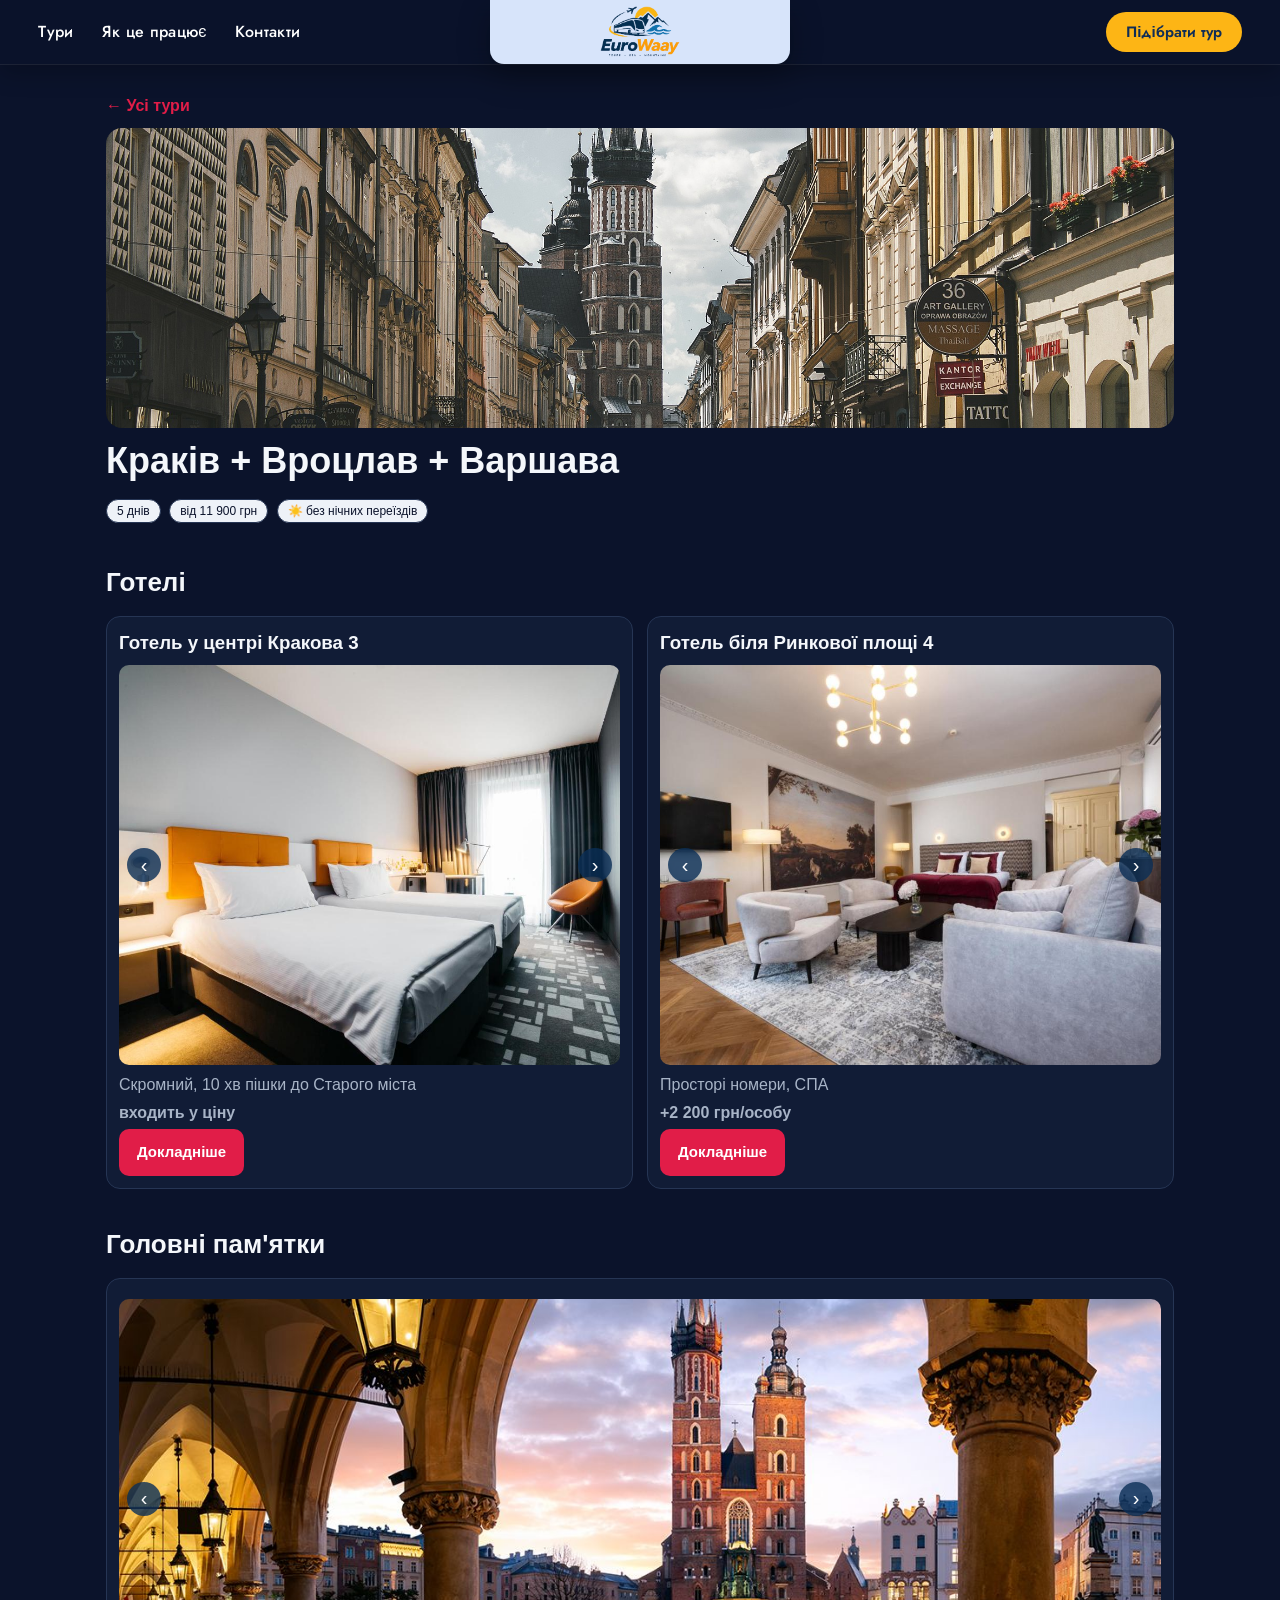
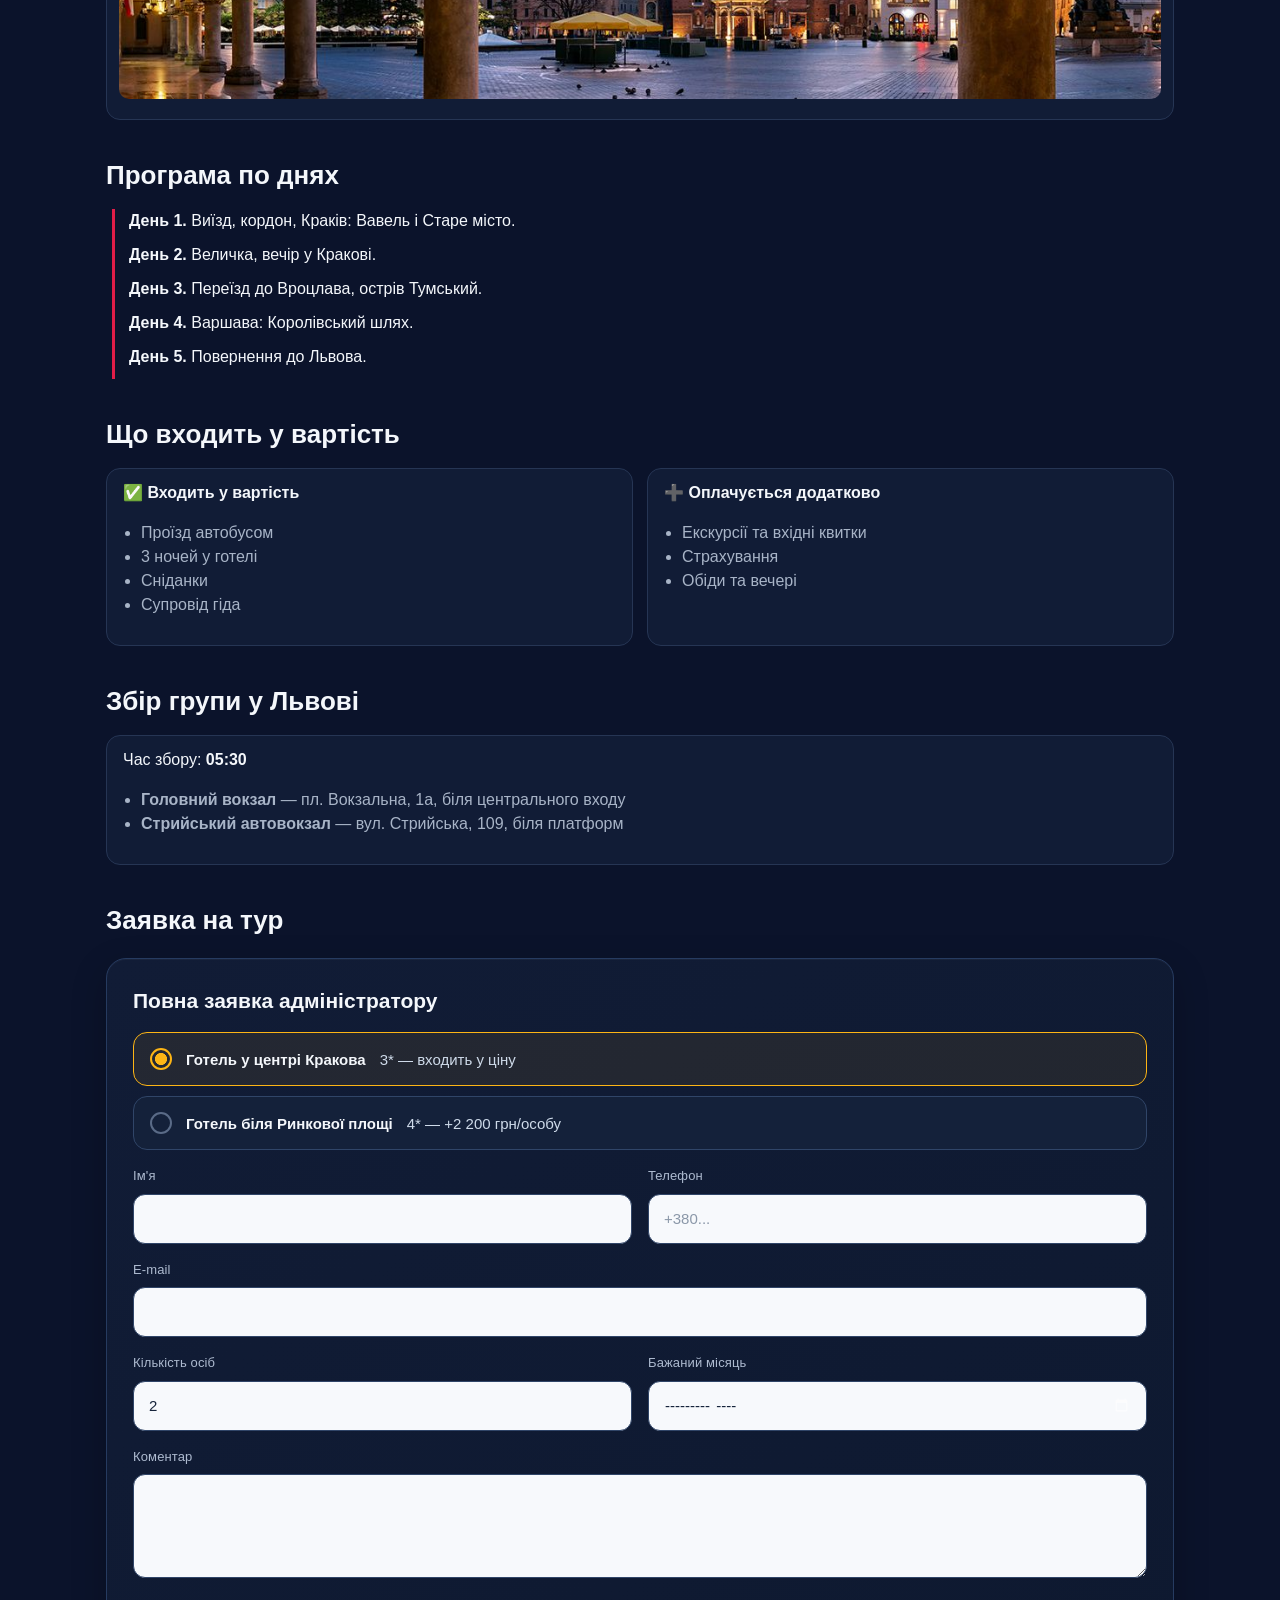
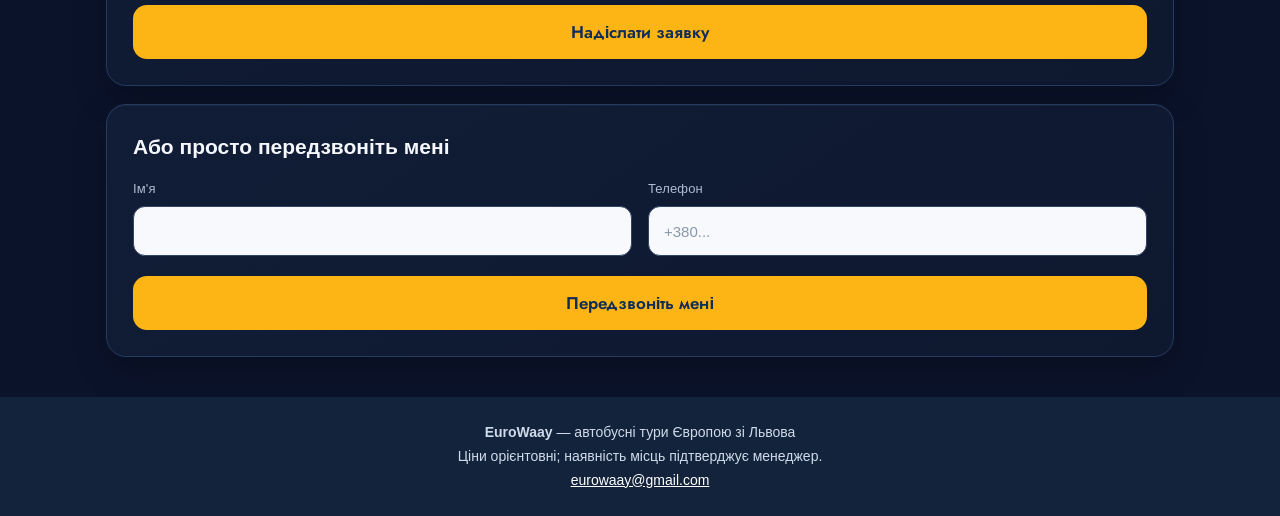
<file: tour1.html>
<!DOCTYPE html>
<html lang="uk">
<head>
<meta charset="utf-8">
<meta name="viewport" content="width=device-width, initial-scale=1">
<title>Краків + Вроцлав + Варшава — EuroWaay</title>
<link rel="stylesheet" href="style.css">
<link rel="preconnect" href="https://fonts.googleapis.com">
<link rel="preconnect" href="https://fonts.gstatic.com" crossorigin>
<link href="https://fonts.googleapis.com/css2?family=Jost:wght@500;600&display=swap" rel="stylesheet">
<script>
  // Повна поява логотипа — лише при першому відкритті сайту за візит
  try {
    if (!sessionStorage.getItem("ew-intro")) {
      document.documentElement.className += " intro";
      sessionStorage.setItem("ew-intro", "1");
    }
  } catch (e) {
    document.documentElement.className += " intro";
  }
</script>
</head>
<body style="--kolir: #e11d48">
<header class="shapka scrolled shapka--prosta" id="shapka">
  <div class="shapka-in">
    <div class="shapka-livo">
      <button class="burger" type="button" id="burger" aria-label="Відкрити меню" aria-expanded="false" aria-controls="menu"><span></span></button>
      <nav class="menu" id="menu" aria-label="Головне меню">
        <a href="index.html#tury">Тури</a>
        <a href="index.html#yak">Як це працює</a>
        <a href="index.html#kontakty">Контакти</a>
      </nav>
    </div>
    <a class="logo-tab" href="index.html"><img src="logo.png" alt="EuroWaay — тури, море, гори"></a>
    <div class="shapka-pravo">
      <a class="shapka-knopka" href="index.html#filtry">Підібрати<span class="dop"> тур</span></a>
    </div>
  </div>
</header>

<div class="box">

  <a class="nazad" href="index.html">← Усі тури</a>

  <!-- ОБКЛАДИНКА: файл photos/tour1-cover.jpg -->
  <img class="oblozhka" src="photos/tour1-cover.jpg" alt="Краків + Вроцлав + Варшава">

  <h1 style="text-align:left">Краків + Вроцлав + Варшава</h1>
  <span class="tag">5 днів</span>
  <span class="tag">від 11 900 грн</span>
  <span class="tag">☀️ без нічних переїздів</span>

  <h2>Готелі</h2>
  <div class="vikna">

    <div class="vikno">
      <h3>Готель у центрі Кракова 3</h3>
      <div class="gortalka">
        <div class="strichka">
          <img src="photos/tour1-hotel1-1.jpg" alt="Готель у центрі Кракова">
          <img src="photos/tour1-hotel1-2.jpg" alt="Готель у центрі Кракова">
          <img src="photos/tour1-hotel1-3.jpg" alt="Готель у центрі Кракова">
        </div>
        <button type="button" class="strilka livo" onclick="gortaty(this, -1)">‹</button>
        <button type="button" class="strilka pravo" onclick="gortaty(this, 1)">›</button>
      </div>
      <p>Скромний, 10 хв пішки до Старого міста</p>
      <p><b>входить у ціну</b></p>
      <!-- ПОСИЛАННЯ НА ГОТЕЛЬ: замініть # на адресу, наприклад https://www.booking.com/... -->
      <a class="knopka" href="https://www.booking.com/hotel/pl/q-hotel-krakow.uk.html?aid=318615&label=New_Ukrainian_UK_5226437665-yIkX6W%2AEJoVw6HRjm85eXAS821491972061%3Apl%3Ata%3Ap1%3Ap2%3Aac%3Aap%3Aneg&sid=b9b2af317904680a660c80b814f792de&dest_id=-510625&dest_type=city&dist=0&group_adults=2&group_children=0&hapos=1&hpos=1&no_rooms=1&req_adults=2&req_children=0&room1=A%2CA&sb_price_type=total&sr_order=popularity&srepoch=1791494261&srpvid=0f0eb48d2f45f834a0f13c77b1183918&type=total&ucfs=1&" target="_blank">Докладніше</a>
    </div>

    <div class="vikno">
      <h3>Готель біля Ринкової площі 4</h3>
      <div class="gortalka">
        <div class="strichka">
          <img src="photos/tour1-hotel2-1.jpg" alt="Готель біля Ринкової площі">
          <img src="photos/tour1-hotel2-2.jpg" alt="Готель біля Ринкової площі">
          <img src="photos/tour1-hotel2-3.jpg" alt="Готель біля Ринкової площі">
        </div>
        <button type="button" class="strilka livo" onclick="gortaty(this, -1)">‹</button>
        <button type="button" class="strilka pravo" onclick="gortaty(this, 1)">›</button>
      </div>
      <p>Просторі номери, СПА</p>
      <p><b>+2 200 грн/особу</b></p>
      <!-- ПОСИЛАННЯ НА ГОТЕЛЬ: замініть # на адресу, наприклад https://www.booking.com/... -->
      <a class="knopka" href="https://www.booking.com/hotel/pl/hotelpalladian.uk.html?aid=356980&label=gog235jc-10CAUotgFCEm1haW4tbWFya2V0LXNxdWFyZUgpWANo6QGIAQGYATO4ARfIAQzYAQPoAQH4AQGIAgGoAgG4As-VoNYGwAIB0gIkYTU4NGUzNjgtNzEzNi00NWVlLWJmNmEtN2ZkMjU2Njk3Mzc52AIB4AIB&sid=b9b2af317904680a660c80b814f792de&dest_id=-510625&dest_type=city&dist=0&group_adults=2&group_children=0&hapos=1&hpos=1&no_rooms=1&req_adults=2&req_children=0&room1=A%2CA&sb_price_type=total&sr_order=popularity&srepoch=1791494876&srpvid=28ae62474ccc2a28314173ff410d934b&type=total&ucfs=1&" target="_blank">Докладніше</a>
    </div>
  </div>

  <h2>Головні пам'ятки</h2>
  <div class="vikna">
    <div class="vikno">
      <div class="gortalka">
        <div class="strichka">
          <img src="photos/tour1-sights-1.jpg" alt="Пам'ятки">
          <img src="photos/tour1-sights-2.jpg" alt="Пам'ятки">
          <img src="photos/tour1-sights-3.jpg" alt="Пам'ятки">
          <img src="photos/tour1-sights-4.jpg" alt="Пам'ятки">
        </div>
        <button type="button" class="strilka livo" onclick="gortaty(this, -1)">‹</button>
        <button type="button" class="strilka pravo" onclick="gortaty(this, 1)">›</button>
      </div>
    </div>
  </div>

  <h2>Програма по днях</h2>
    <div class="den"><b>День 1.</b> Виїзд, кордон, Краків: Вавель і Старе місто.</div>
    <div class="den"><b>День 2.</b> Величка, вечір у Кракові.</div>
    <div class="den"><b>День 3.</b> Переїзд до Вроцлава, острів Тумський.</div>
    <div class="den"><b>День 4.</b> Варшава: Королівський шлях.</div>
    <div class="den"><b>День 5.</b> Повернення до Львова.</div>

  <h2>Що входить у вартість</h2>
  <div class="dva">
    <div class="blok"><b>✅ Входить у вартість</b><ul><li>Проїзд автобусом</li><li>3 ночей у готелі</li><li>Сніданки</li><li>Супровід гіда</li></ul></div>
    <div class="blok"><b>➕ Оплачується додатково</b><ul><li>Екскурсії та вхідні квитки</li><li>Страхування</li><li>Обіди та вечері</li></ul></div>
  </div>

  <h2>Збір групи у Львові</h2>
  <div class="blok">Час збору: <b>05:30</b><ul><li><b>Головний вокзал</b> — пл. Вокзальна, 1а, біля центрального входу</li><li><b>Стрийський автовокзал</b> — вул. Стрийська, 109, біля платформ</li></ul></div>

  <h2>Заявка на тур</h2>

  <!-- ПОВНА ЗАЯВКА -->
  <form class="zayavka">
    <p><b>Повна заявка адміністратору</b></p>
    <input type="hidden" name="_subject" value="Заявка на тур: Краків + Вроцлав + Варшава">
    <input type="hidden" name="Тур" value="Краків + Вроцлав + Варшава">
    <input type="text" name="_gotcha" class="hidden-pole" tabindex="-1" autocomplete="off">
    <p>
      <label class="hotel-vybir"><input type="radio" name="Готель" value="Готель у центрі Кракова 3*" checked> <b>Готель у центрі Кракова</b> 3* — входить у ціну</label>
      <label class="hotel-vybir"><input type="radio" name="Готель" value="Готель біля Ринкової площі 4*"> <b>Готель біля Ринкової площі</b> 4* — +2 200 грн/особу</label>
    </p>
    <p><label>Ім'я</label><input type="text" name="Ім'я" required></p>
    <p><label>Телефон</label><input type="tel" name="Телефон" required placeholder="+380..."></p>
    <p><label>E-mail</label><input type="email" name="email"></p>
    <p><label>Кількість осіб</label><input type="number" name="Кількість осіб" value="2" min="1" max="50"></p>
    <p><label>Бажаний місяць</label><input type="month" name="Місяць"></p>
    <p><label>Коментар</label><textarea name="Коментар" rows="3"></textarea></p>
    <button class="knopka" type="submit">Надіслати заявку</button>
  </form>

  <!-- ШВИДКИЙ ДЗВІНОК -->
  <form class="zayavka">
    <p><b>Або просто передзвоніть мені</b></p>
    <input type="hidden" name="_subject" value="Передзвонити: Краків + Вроцлав + Варшава">
    <input type="hidden" name="Тур" value="Краків + Вроцлав + Варшава">
    <input type="text" name="_gotcha" class="hidden-pole" tabindex="-1" autocomplete="off">
    <p><label>Ім'я</label><input type="text" name="Ім'я" required></p>
    <p><label>Телефон</label><input type="tel" name="Телефон" required placeholder="+380..."></p>
    <button class="knopka" type="submit">Передзвоніть мені</button>
  </form>

</div>

<footer>
  <b>EuroWaay</b> — автобусні тури Європою зі Львова<br>
  Ціни орієнтовні; наявність місць підтверджує менеджер.<br>
  <a href="mailto:eurowaay@gmail.com">eurowaay@gmail.com</a>
</footer>
<script src="script.js"></script>
</body>
</html>
</file>
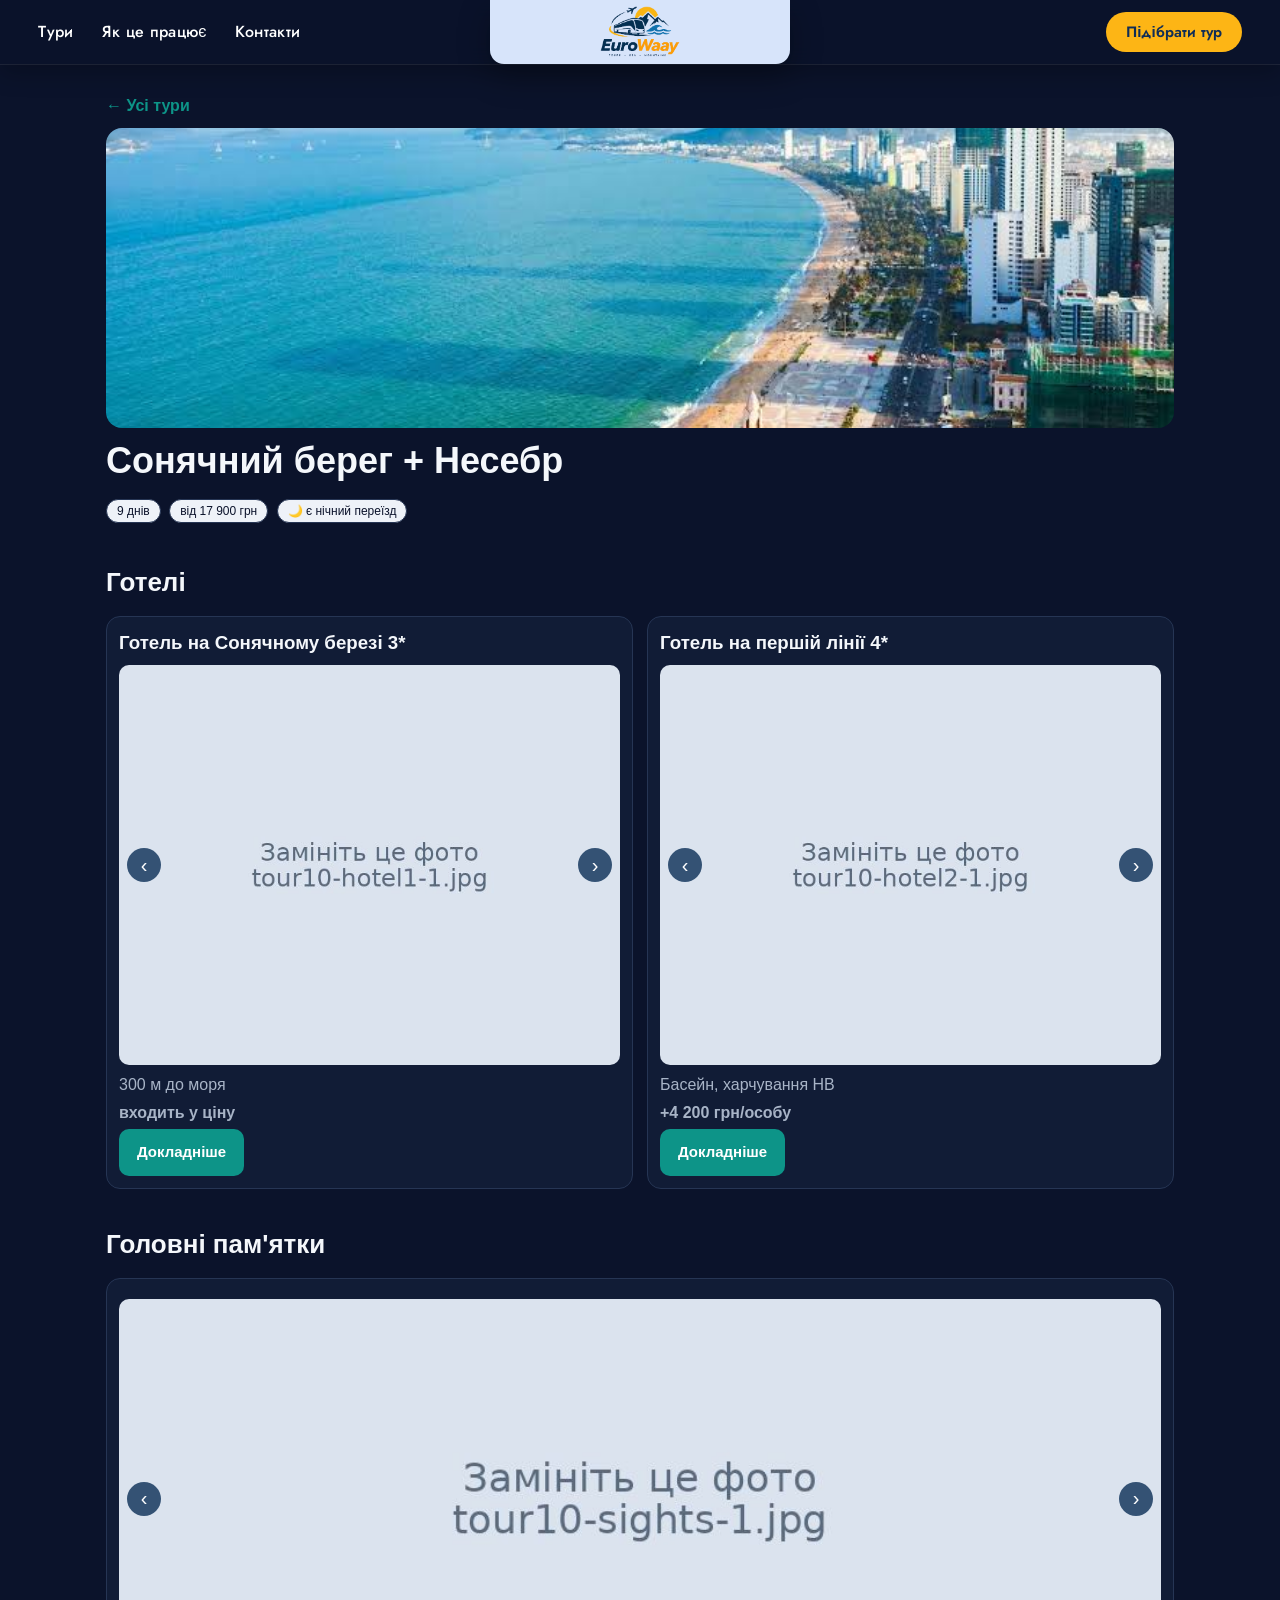
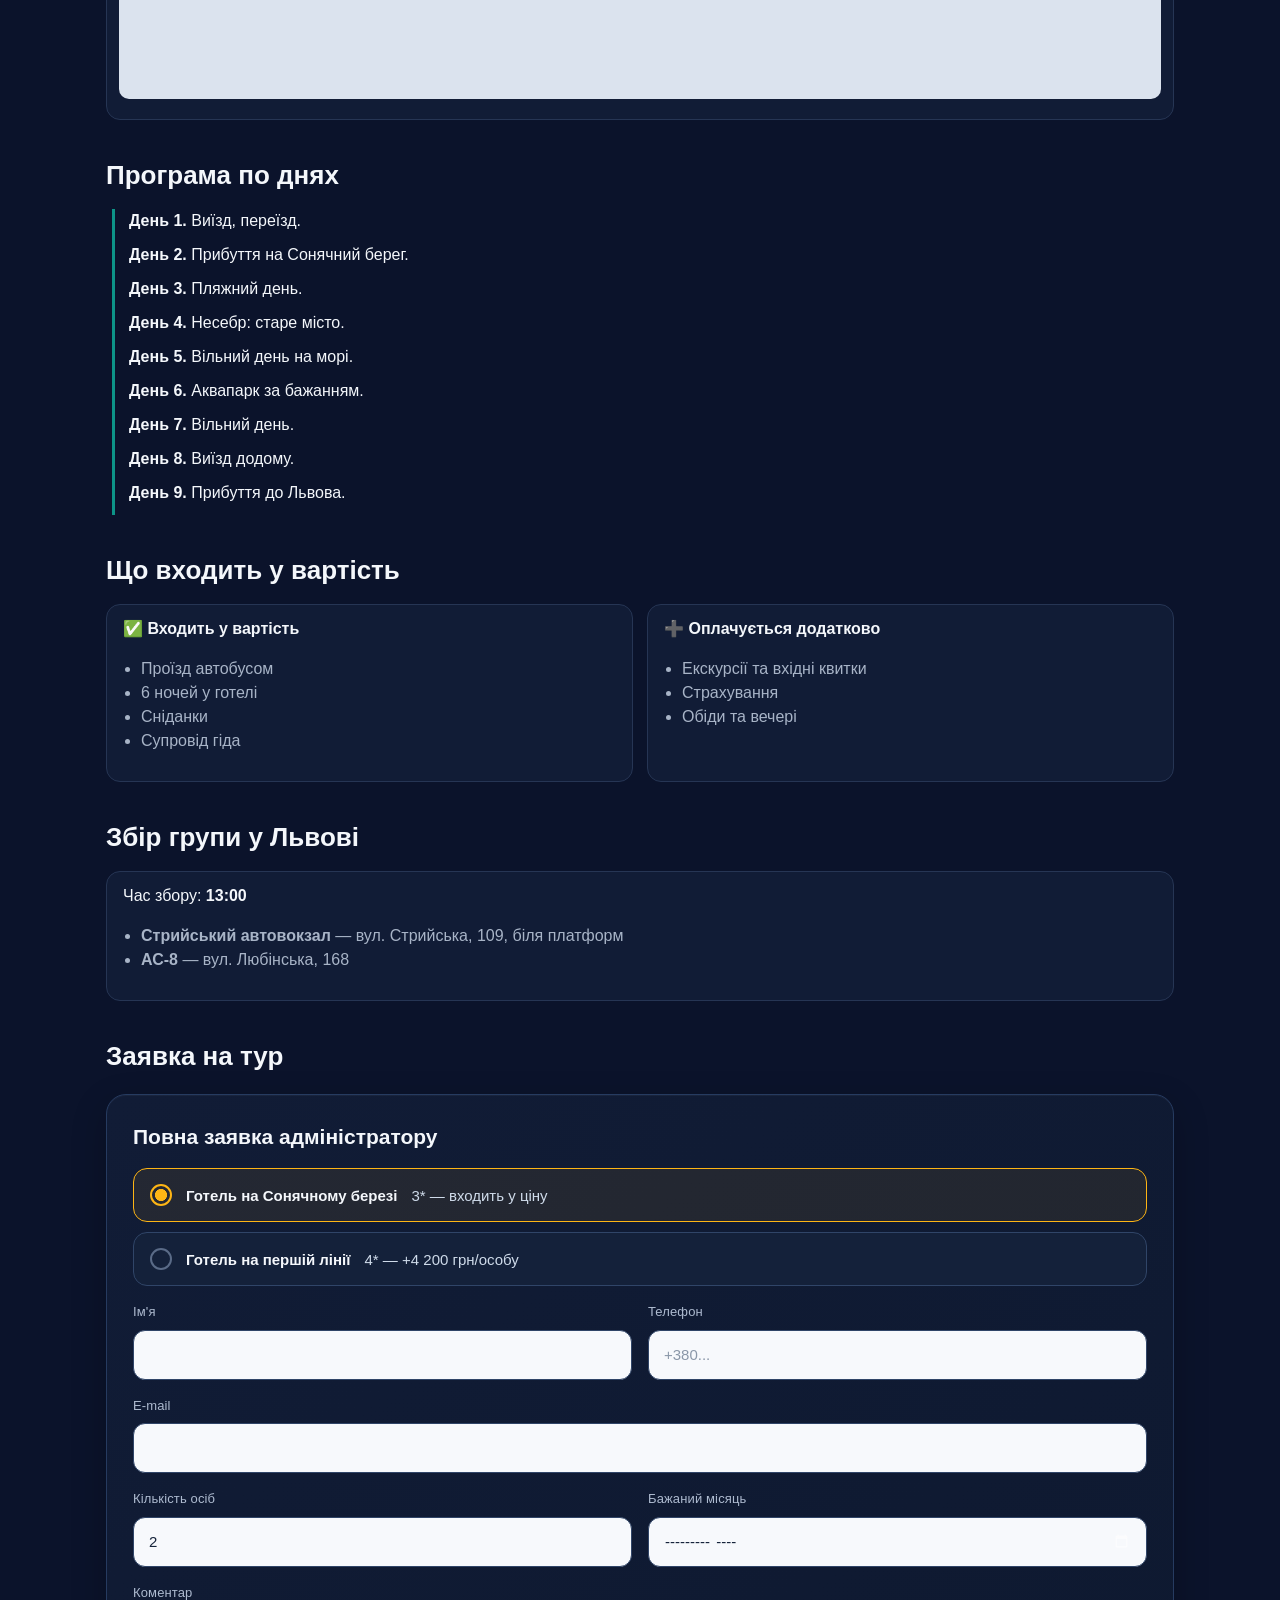
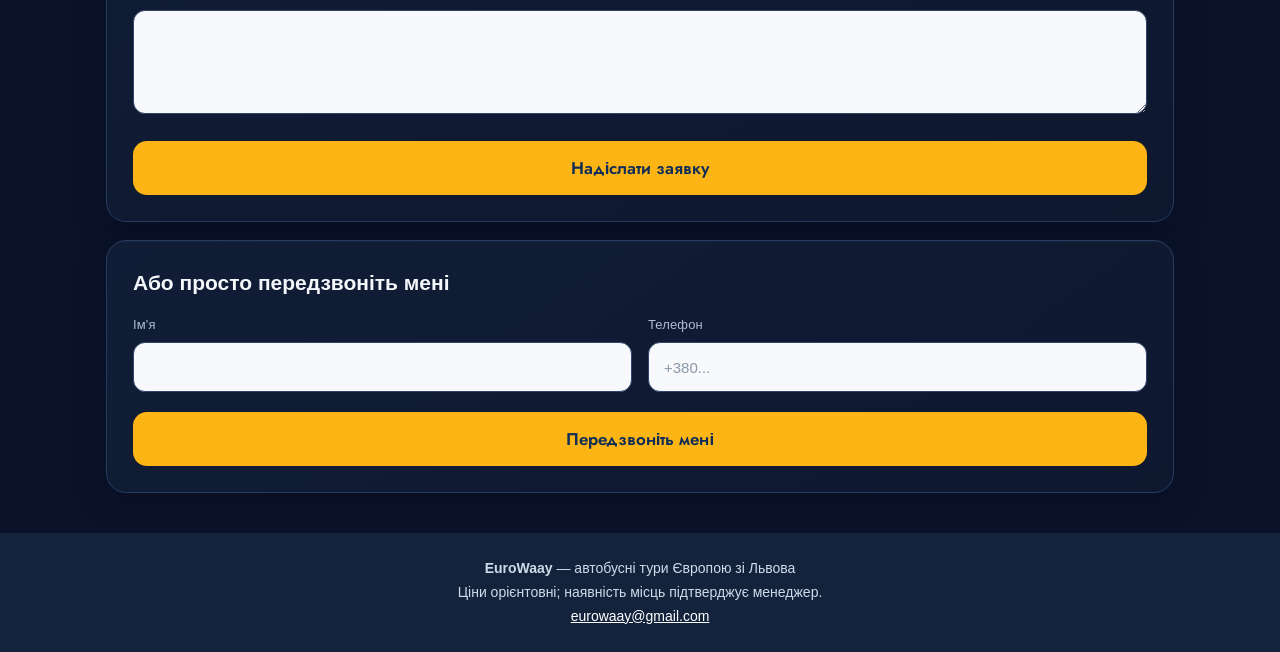
<file: tour10.html>
<!DOCTYPE html>
<html lang="uk">
<head>
<meta charset="utf-8">
<meta name="viewport" content="width=device-width, initial-scale=1">
<title>Сонячний берег + Несебр — EuroWaay</title>
<link rel="stylesheet" href="style.css">
<link rel="preconnect" href="https://fonts.googleapis.com">
<link rel="preconnect" href="https://fonts.gstatic.com" crossorigin>
<link href="https://fonts.googleapis.com/css2?family=Jost:wght@500;600&display=swap" rel="stylesheet">
<script>
  // Повна поява логотипа — лише при першому відкритті сайту за візит
  try {
    if (!sessionStorage.getItem("ew-intro")) {
      document.documentElement.className += " intro";
      sessionStorage.setItem("ew-intro", "1");
    }
  } catch (e) {
    document.documentElement.className += " intro";
  }
</script>
</head>
<body style="--kolir: #0d9488">
<header class="shapka scrolled shapka--prosta" id="shapka">
  <div class="shapka-in">
    <div class="shapka-livo">
      <button class="burger" type="button" id="burger" aria-label="Відкрити меню" aria-expanded="false" aria-controls="menu"><span></span></button>
      <nav class="menu" id="menu" aria-label="Головне меню">
        <a href="index.html#tury">Тури</a>
        <a href="index.html#yak">Як це працює</a>
        <a href="index.html#kontakty">Контакти</a>
      </nav>
    </div>
    <a class="logo-tab" href="index.html"><img src="logo.png" alt="EuroWaay — тури, море, гори"></a>
    <div class="shapka-pravo">
      <a class="shapka-knopka" href="index.html#filtry">Підібрати<span class="dop"> тур</span></a>
    </div>
  </div>
</header>

<div class="box">

  <a class="nazad" href="index.html">← Усі тури</a>

  <!-- ОБКЛАДИНКА: файл photos/tour10-cover.jpg -->
  <img class="oblozhka" src="photos/tour10-cover.jpg" alt="Сонячний берег + Несебр">

  <h1 style="text-align:left">Сонячний берег + Несебр</h1>
  <span class="tag">9 днів</span>
  <span class="tag">від 17 900 грн</span>
  <span class="tag">🌙 є нічний переїзд</span>

  <h2>Готелі</h2>
  <div class="vikna">

    <div class="vikno">
      <h3>Готель на Сонячному березі 3*</h3>
      <div class="gortalka">
        <div class="strichka">
          <img src="photos/tour10-hotel1-1.jpg" alt="Готель на Сонячному березі">
          <img src="photos/tour10-hotel1-2.jpg" alt="Готель на Сонячному березі">
          <img src="photos/tour10-hotel1-3.jpg" alt="Готель на Сонячному березі">
        </div>
        <button type="button" class="strilka livo" onclick="gortaty(this, -1)">‹</button>
        <button type="button" class="strilka pravo" onclick="gortaty(this, 1)">›</button>
      </div>
      <p>300 м до моря</p>
      <p><b>входить у ціну</b></p>
      <!-- ПОСИЛАННЯ НА ГОТЕЛЬ: замініть # на адресу, наприклад https://www.booking.com/... -->
      <a class="knopka" href="#" target="_blank">Докладніше</a>
    </div>

    <div class="vikno">
      <h3>Готель на першій лінії 4*</h3>
      <div class="gortalka">
        <div class="strichka">
          <img src="photos/tour10-hotel2-1.jpg" alt="Готель на першій лінії">
          <img src="photos/tour10-hotel2-2.jpg" alt="Готель на першій лінії">
          <img src="photos/tour10-hotel2-3.jpg" alt="Готель на першій лінії">
        </div>
        <button type="button" class="strilka livo" onclick="gortaty(this, -1)">‹</button>
        <button type="button" class="strilka pravo" onclick="gortaty(this, 1)">›</button>
      </div>
      <p>Басейн, харчування HB</p>
      <p><b>+4 200 грн/особу</b></p>
      <!-- ПОСИЛАННЯ НА ГОТЕЛЬ: замініть # на адресу, наприклад https://www.booking.com/... -->
      <a class="knopka" href="#" target="_blank">Докладніше</a>
    </div>
  </div>

  <h2>Головні пам'ятки</h2>
  <div class="vikna">
    <div class="vikno">
      <div class="gortalka">
        <div class="strichka">
          <img src="photos/tour10-sights-1.jpg" alt="Пам'ятки">
          <img src="photos/tour10-sights-2.jpg" alt="Пам'ятки">
          <img src="photos/tour10-sights-3.jpg" alt="Пам'ятки">
          <img src="photos/tour10-sights-4.jpg" alt="Пам'ятки">
        </div>
        <button type="button" class="strilka livo" onclick="gortaty(this, -1)">‹</button>
        <button type="button" class="strilka pravo" onclick="gortaty(this, 1)">›</button>
      </div>
    </div>
  </div>

  <h2>Програма по днях</h2>
    <div class="den"><b>День 1.</b> Виїзд, переїзд.</div>
    <div class="den"><b>День 2.</b> Прибуття на Сонячний берег.</div>
    <div class="den"><b>День 3.</b> Пляжний день.</div>
    <div class="den"><b>День 4.</b> Несебр: старе місто.</div>
    <div class="den"><b>День 5.</b> Вільний день на морі.</div>
    <div class="den"><b>День 6.</b> Аквапарк за бажанням.</div>
    <div class="den"><b>День 7.</b> Вільний день.</div>
    <div class="den"><b>День 8.</b> Виїзд додому.</div>
    <div class="den"><b>День 9.</b> Прибуття до Львова.</div>

  <h2>Що входить у вартість</h2>
  <div class="dva">
    <div class="blok"><b>✅ Входить у вартість</b><ul><li>Проїзд автобусом</li><li>6 ночей у готелі</li><li>Сніданки</li><li>Супровід гіда</li></ul></div>
    <div class="blok"><b>➕ Оплачується додатково</b><ul><li>Екскурсії та вхідні квитки</li><li>Страхування</li><li>Обіди та вечері</li></ul></div>
  </div>

  <h2>Збір групи у Львові</h2>
  <div class="blok">Час збору: <b>13:00</b><ul><li><b>Стрийський автовокзал</b> — вул. Стрийська, 109, біля платформ</li><li><b>АС-8</b> — вул. Любінська, 168</li></ul></div>

  <h2>Заявка на тур</h2>

  <!-- ПОВНА ЗАЯВКА -->
  <form class="zayavka">
    <p><b>Повна заявка адміністратору</b></p>
    <input type="hidden" name="_subject" value="Заявка на тур: Сонячний берег + Несебр">
    <input type="hidden" name="Тур" value="Сонячний берег + Несебр">
    <input type="text" name="_gotcha" class="hidden-pole" tabindex="-1" autocomplete="off">
    <p>
      <label class="hotel-vybir"><input type="radio" name="Готель" value="Готель на Сонячному березі 3*" checked> <b>Готель на Сонячному березі</b> 3* — входить у ціну</label>
      <label class="hotel-vybir"><input type="radio" name="Готель" value="Готель на першій лінії 4*"> <b>Готель на першій лінії</b> 4* — +4 200 грн/особу</label>
    </p>
    <p><label>Ім'я</label><input type="text" name="Ім'я" required></p>
    <p><label>Телефон</label><input type="tel" name="Телефон" required placeholder="+380..."></p>
    <p><label>E-mail</label><input type="email" name="email"></p>
    <p><label>Кількість осіб</label><input type="number" name="Кількість осіб" value="2" min="1" max="50"></p>
    <p><label>Бажаний місяць</label><input type="month" name="Місяць"></p>
    <p><label>Коментар</label><textarea name="Коментар" rows="3"></textarea></p>
    <button class="knopka" type="submit">Надіслати заявку</button>
  </form>

  <!-- ШВИДКИЙ ДЗВІНОК -->
  <form class="zayavka">
    <p><b>Або просто передзвоніть мені</b></p>
    <input type="hidden" name="_subject" value="Передзвонити: Сонячний берег + Несебр">
    <input type="hidden" name="Тур" value="Сонячний берег + Несебр">
    <input type="text" name="_gotcha" class="hidden-pole" tabindex="-1" autocomplete="off">
    <p><label>Ім'я</label><input type="text" name="Ім'я" required></p>
    <p><label>Телефон</label><input type="tel" name="Телефон" required placeholder="+380..."></p>
    <button class="knopka" type="submit">Передзвоніть мені</button>
  </form>

</div>

<footer>
  <b>EuroWaay</b> — автобусні тури Європою зі Львова<br>
  Ціни орієнтовні; наявність місць підтверджує менеджер.<br>
  <a href="mailto:eurowaay@gmail.com">eurowaay@gmail.com</a>
</footer>
<script src="script.js"></script>
</body>
</html>
</file>
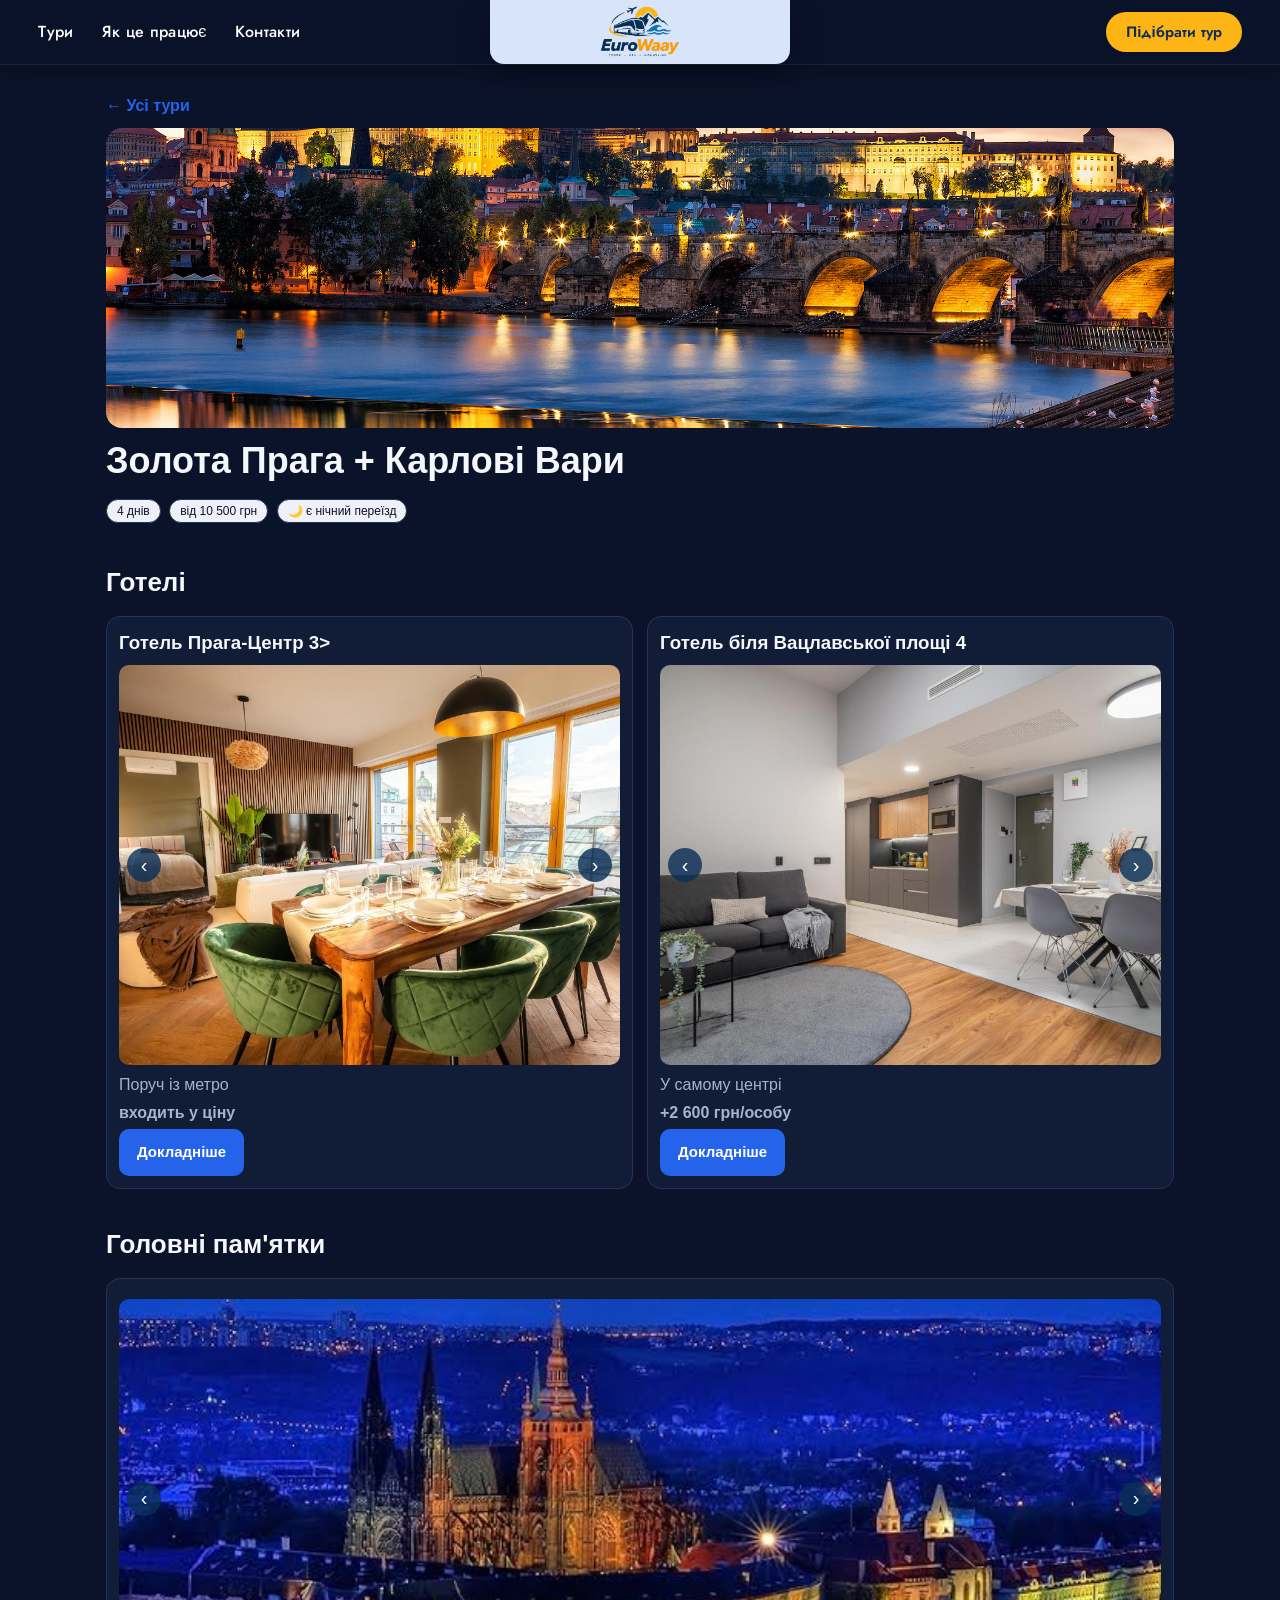
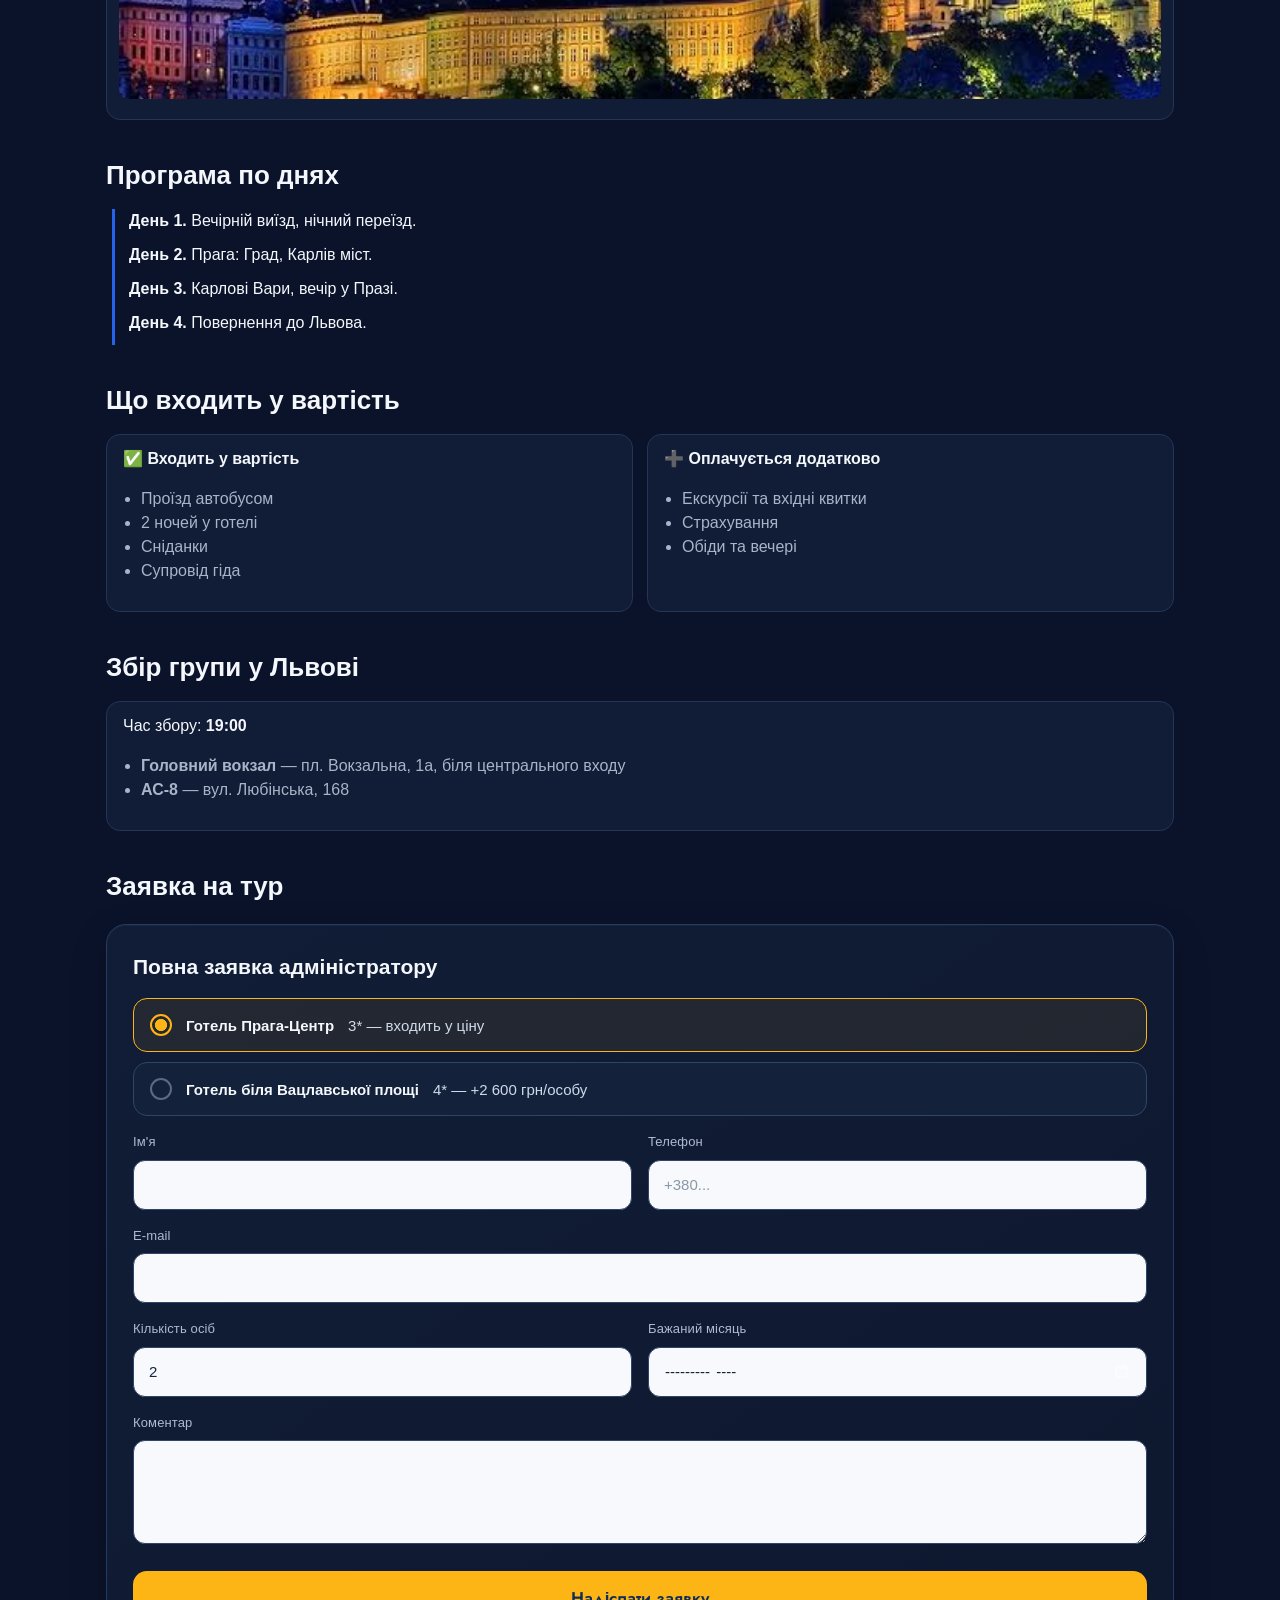
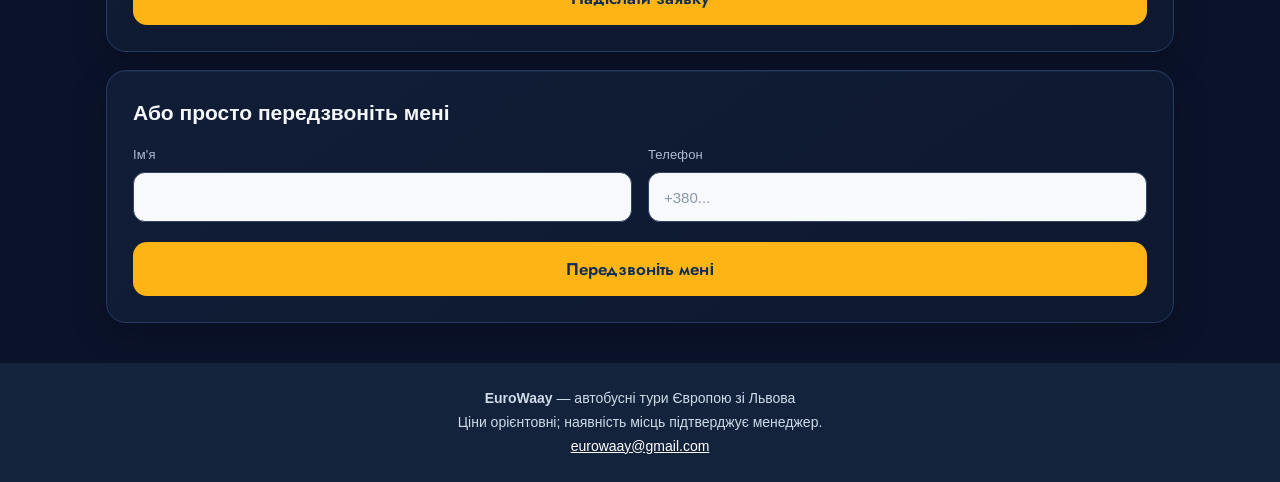
<file: tour2.html>
<!DOCTYPE html>
<html lang="uk">
<head>
<meta charset="utf-8">
<meta name="viewport" content="width=device-width, initial-scale=1">
<title>Золота Прага + Карлові Вари — EuroWaay</title>
<link rel="stylesheet" href="style.css">
<link rel="preconnect" href="https://fonts.googleapis.com">
<link rel="preconnect" href="https://fonts.gstatic.com" crossorigin>
<link href="https://fonts.googleapis.com/css2?family=Jost:wght@500;600&display=swap" rel="stylesheet">
<script>
  // Повна поява логотипа — лише при першому відкритті сайту за візит
  try {
    if (!sessionStorage.getItem("ew-intro")) {
      document.documentElement.className += " intro";
      sessionStorage.setItem("ew-intro", "1");
    }
  } catch (e) {
    document.documentElement.className += " intro";
  }
</script>
</head>
<body style="--kolir: #2563eb">
<header class="shapka scrolled shapka--prosta" id="shapka">
  <div class="shapka-in">
    <div class="shapka-livo">
      <button class="burger" type="button" id="burger" aria-label="Відкрити меню" aria-expanded="false" aria-controls="menu"><span></span></button>
      <nav class="menu" id="menu" aria-label="Головне меню">
        <a href="index.html#tury">Тури</a>
        <a href="index.html#yak">Як це працює</a>
        <a href="index.html#kontakty">Контакти</a>
      </nav>
    </div>
    <a class="logo-tab" href="index.html"><img src="logo.png" alt="EuroWaay — тури, море, гори"></a>
    <div class="shapka-pravo">
      <a class="shapka-knopka" href="index.html#filtry">Підібрати<span class="dop"> тур</span></a>
    </div>
  </div>
</header>

<div class="box">

  <a class="nazad" href="index.html">← Усі тури</a>

  <!-- ОБКЛАДИНКА: файл photos/tour2-cover.jpg -->
  <img class="oblozhka" src="photos/tour2-cover.jpg" alt="Золота Прага + Карлові Вари">

  <h1 style="text-align:left">Золота Прага + Карлові Вари</h1>
  <span class="tag">4 днів</span>
  <span class="tag">від 10 500 грн</span>
  <span class="tag">🌙 є нічний переїзд</span>

  <h2>Готелі</h2>
  <div class="vikna">

    <div class="vikno">
      <h3>Готель Прага-Центр 3></h3>
      <div class="gortalka">
        <div class="strichka">
          <img src="photos/tour2-hotel1-1.jpg" alt="Готель Прага-Центр">
          <img src="photos/tour2-hotel1-2.jpg" alt="Готель Прага-Центр">
          <img src="photos/tour2-hotel1-3.jpg" alt="Готель Прага-Центр">
        </div>
        <button type="button" class="strilka livo" onclick="gortaty(this, -1)">‹</button>
        <button type="button" class="strilka pravo" onclick="gortaty(this, 1)">›</button>
      </div>
      <p>Поруч із метро</p>
      <p><b>входить у ціну</b></p>
      <!-- ПОСИЛАННЯ НА ГОТЕЛЬ: замініть # на адресу, наприклад https://www.booking.com/... -->
      <a class="knopka" href="https://www.booking.com/hotel/cz/city-pop-prague.uk.html?label=prague-GUlosmuKXmj1duhPoQk_MgS502725522852%3Apl%3Ata%3Ap1%3Ap2%3Aac%3Aap%3Aneg%3Afi%3Atikwd-2373803096816%3Alp9198696%3Ali%3Adec%3Adm%3Appccp%3DUmFuZG9tSVYkc2RlIyh9YTQUGSsRwx9_VQ_bgBjtgSg&sid=1cfebffa0adfe9092e68f60d1e481a45&gclid=CjwKCAjw_pzWBhAkEiwAwDCi1Tjc2ZIW-faMFYmEfGH4odrSHMa5pS4Fgandcpf6_Y0bLEkuP6EPUxoCy2UQAvD_BwE&aid=331503" target="_blank">Докладніше</a>
    </div>

    <div class="vikno">
      <h3>Готель біля Вацлавської площі 4</h3>
      <div class="gortalka">
        <div class="strichka">
          <img src="photos/tour2-hotel2-1.jpg" alt="Готель біля Вацлавської площі">
          <img src="photos/tour2-hotel2-2.jpg" alt="Готель біля Вацлавської площі">
          <img src="photos/tour2-hotel2-3.jpg" alt="Готель біля Вацлавської площі">
        </div>
        <button type="button" class="strilka livo" onclick="gortaty(this, -1)">‹</button>
        <button type="button" class="strilka pravo" onclick="gortaty(this, 1)">›</button>
      </div>
      <p>У самому центрі</p>
      <p><b>+2 600 грн/особу</b></p>
      <!-- ПОСИЛАННЯ НА ГОТЕЛЬ: замініть # на адресу, наприклад https://www.booking.com/... -->
      <a class="knopka" href="https://www.booking.com/hotel/cz/city-pop-prague.uk.html?label=New_Ukrainian_UK_7024130185-03PIFMt40QSW_xYQEoQXpgS821492090375%3Apl%3Ata%3Ap1%3Ap2%3Aac%3Aap%3Aneg&sid=390060ef65fc2452d23b83b68e63600f&gclid=CjwKCAjw_pzWBhAkEiwAwDCi1eaK3pedF3Tt18QqqCoKC_082ggXcxfOg7uO2B7gwgKM5bcpuWoZVBoCh0EQAvD_BwE&aid=318615" target="_blank">Докладніше</a>
    </div>
  </div>

  <h2>Головні пам'ятки</h2>
  <div class="vikna">
    <div class="vikno">
      <div class="gortalka">
        <div class="strichka">
          <img src="photos/tour2-sights-1.jpg" alt="Пам'ятки">
          <img src="photos/tour2-sights-2.jpg" alt="Пам'ятки">
          <img src="photos/tour2-sights-3.jpg" alt="Пам'ятки">
          <img src="photos/tour2-sights-4.jpg" alt="Пам'ятки">
        </div>
        <button type="button" class="strilka livo" onclick="gortaty(this, -1)">‹</button>
        <button type="button" class="strilka pravo" onclick="gortaty(this, 1)">›</button>
      </div>
    </div>
  </div>

  <h2>Програма по днях</h2>
    <div class="den"><b>День 1.</b> Вечірній виїзд, нічний переїзд.</div>
    <div class="den"><b>День 2.</b> Прага: Град, Карлів міст.</div>
    <div class="den"><b>День 3.</b> Карлові Вари, вечір у Празі.</div>
    <div class="den"><b>День 4.</b> Повернення до Львова.</div>

  <h2>Що входить у вартість</h2>
  <div class="dva">
    <div class="blok"><b>✅ Входить у вартість</b><ul><li>Проїзд автобусом</li><li>2 ночей у готелі</li><li>Сніданки</li><li>Супровід гіда</li></ul></div>
    <div class="blok"><b>➕ Оплачується додатково</b><ul><li>Екскурсії та вхідні квитки</li><li>Страхування</li><li>Обіди та вечері</li></ul></div>
  </div>

  <h2>Збір групи у Львові</h2>
  <div class="blok">Час збору: <b>19:00</b><ul><li><b>Головний вокзал</b> — пл. Вокзальна, 1а, біля центрального входу</li><li><b>АС-8</b> — вул. Любінська, 168</li></ul></div>

  <h2>Заявка на тур</h2>

  <!-- ПОВНА ЗАЯВКА -->
  <form class="zayavka">
    <p><b>Повна заявка адміністратору</b></p>
    <input type="hidden" name="_subject" value="Заявка на тур: Золота Прага + Карлові Вари">
    <input type="hidden" name="Тур" value="Золота Прага + Карлові Вари">
    <input type="text" name="_gotcha" class="hidden-pole" tabindex="-1" autocomplete="off">
    <p>
      <label class="hotel-vybir"><input type="radio" name="Готель" value="Готель Прага-Центр 3*" checked> <b>Готель Прага-Центр</b> 3* — входить у ціну</label>
      <label class="hotel-vybir"><input type="radio" name="Готель" value="Готель біля Вацлавської площі 4*"> <b>Готель біля Вацлавської площі</b> 4* — +2 600 грн/особу</label>
    </p>
    <p><label>Ім'я</label><input type="text" name="Ім'я" required></p>
    <p><label>Телефон</label><input type="tel" name="Телефон" required placeholder="+380..."></p>
    <p><label>E-mail</label><input type="email" name="email"></p>
    <p><label>Кількість осіб</label><input type="number" name="Кількість осіб" value="2" min="1" max="50"></p>
    <p><label>Бажаний місяць</label><input type="month" name="Місяць"></p>
    <p><label>Коментар</label><textarea name="Коментар" rows="3"></textarea></p>
    <button class="knopka" type="submit">Надіслати заявку</button>
  </form>

  <!-- ШВИДКИЙ ДЗВІНОК -->
  <form class="zayavka">
    <p><b>Або просто передзвоніть мені</b></p>
    <input type="hidden" name="_subject" value="Передзвонити: Золота Прага + Карлові Вари">
    <input type="hidden" name="Тур" value="Золота Прага + Карлові Вари">
    <input type="text" name="_gotcha" class="hidden-pole" tabindex="-1" autocomplete="off">
    <p><label>Ім'я</label><input type="text" name="Ім'я" required></p>
    <p><label>Телефон</label><input type="tel" name="Телефон" required placeholder="+380..."></p>
    <button class="knopka" type="submit">Передзвоніть мені</button>
  </form>

</div>

<footer>
  <b>EuroWaay</b> — автобусні тури Європою зі Львова<br>
  Ціни орієнтовні; наявність місць підтверджує менеджер.<br>
  <a href="mailto:eurowaay@gmail.com">eurowaay@gmail.com</a>
</footer>
<script src="script.js"></script>
</body>
</html>
</file>
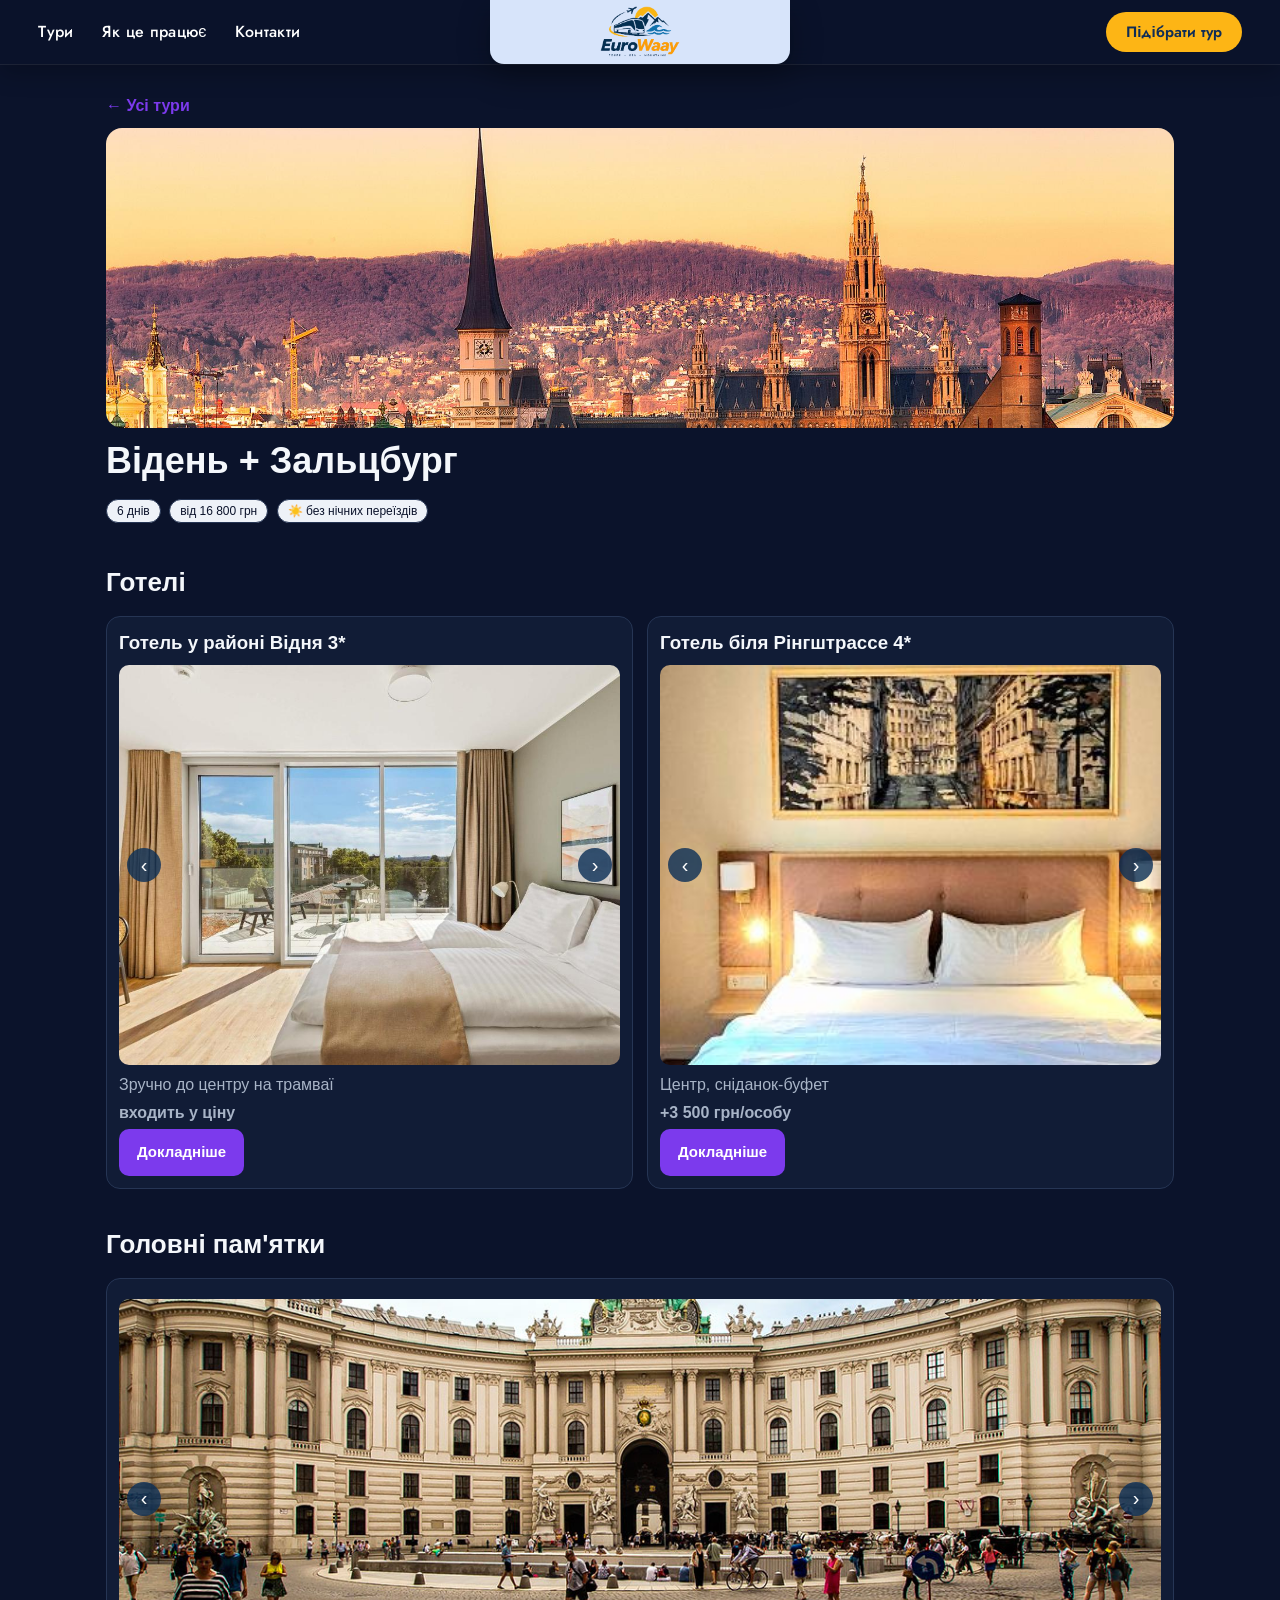
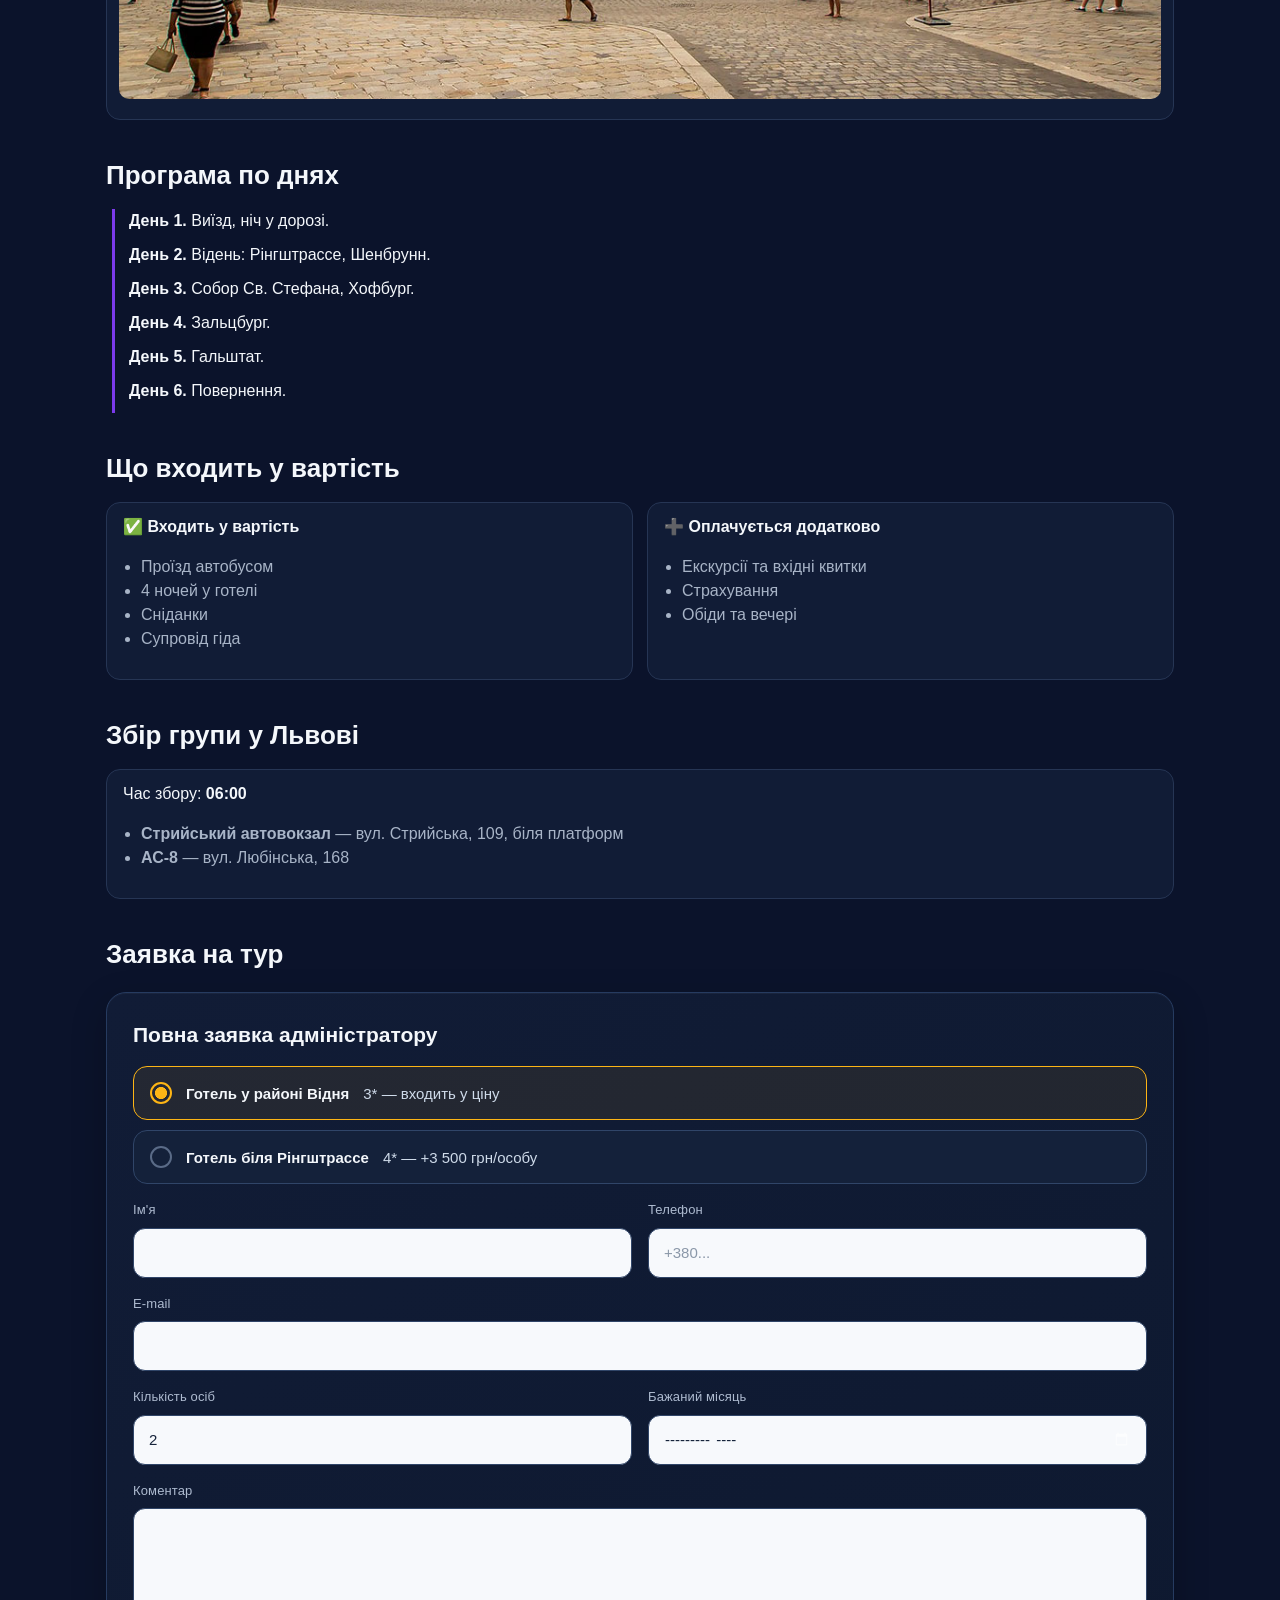
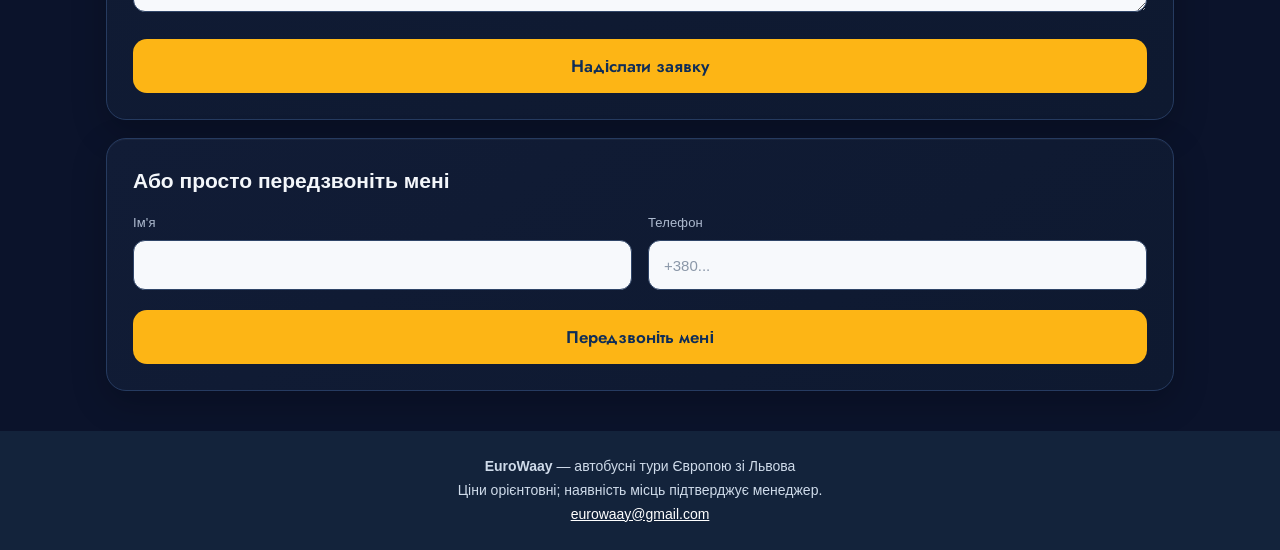
<file: tour3.html>
<!DOCTYPE html>
<html lang="uk">
<head>
<meta charset="utf-8">
<meta name="viewport" content="width=device-width, initial-scale=1">
<title>Відень + Зальцбург — EuroWaay</title>
<link rel="stylesheet" href="style.css">
<link rel="preconnect" href="https://fonts.googleapis.com">
<link rel="preconnect" href="https://fonts.gstatic.com" crossorigin>
<link href="https://fonts.googleapis.com/css2?family=Jost:wght@500;600&display=swap" rel="stylesheet">
<script>
  // Повна поява логотипа — лише при першому відкритті сайту за візит
  try {
    if (!sessionStorage.getItem("ew-intro")) {
      document.documentElement.className += " intro";
      sessionStorage.setItem("ew-intro", "1");
    }
  } catch (e) {
    document.documentElement.className += " intro";
  }
</script>
</head>
<body style="--kolir: #7c3aed">
<header class="shapka scrolled shapka--prosta" id="shapka">
  <div class="shapka-in">
    <div class="shapka-livo">
      <button class="burger" type="button" id="burger" aria-label="Відкрити меню" aria-expanded="false" aria-controls="menu"><span></span></button>
      <nav class="menu" id="menu" aria-label="Головне меню">
        <a href="index.html#tury">Тури</a>
        <a href="index.html#yak">Як це працює</a>
        <a href="index.html#kontakty">Контакти</a>
      </nav>
    </div>
    <a class="logo-tab" href="index.html"><img src="logo.png" alt="EuroWaay — тури, море, гори"></a>
    <div class="shapka-pravo">
      <a class="shapka-knopka" href="index.html#filtry">Підібрати<span class="dop"> тур</span></a>
    </div>
  </div>
</header>

<div class="box">

  <a class="nazad" href="index.html">← Усі тури</a>

  <!-- ОБКЛАДИНКА: файл photos/tour3-cover.jpg -->
  <img class="oblozhka" src="photos/tour3-cover.jpg" alt="Відень + Зальцбург">

  <h1 style="text-align:left">Відень + Зальцбург</h1>
  <span class="tag">6 днів</span>
  <span class="tag">від 16 800 грн</span>
  <span class="tag">☀️ без нічних переїздів</span>

  <h2>Готелі</h2>
  <div class="vikna">

    <div class="vikno">
      <h3>Готель у районі Відня 3*</h3>
      <div class="gortalka">
        <div class="strichka">
          <img src="photos/tour3-hotel1-1.jpg" alt="Готель у районі Відня">
          <img src="photos/tour3-hotel1-2.jpg" alt="Готель у районі Відня">
          <img src="photos/tour3-hotel1-3.jpg" alt="Готель у районі Відня">
        </div>
        <button type="button" class="strilka livo" onclick="gortaty(this, -1)">‹</button>
        <button type="button" class="strilka pravo" onclick="gortaty(this, 1)">›</button>
      </div>
      <p>Зручно до центру на трамваї</p>
      <p><b>входить у ціну</b></p>
      <!-- ПОСИЛАННЯ НА ГОТЕЛЬ: замініть # на адресу, наприклад https://www.booking.com/... -->
      <a class="knopka" href="https://www.booking.com/hotel/at/limehome-vienna-hietzinger-hauptstrasse.uk.html?label=New_Ukrainian_UK_7024130185-03PIFMt40QSW_xYQEoQXpgS821492090375%3Apl%3Ata%3Ap1%3Ap2%3Aac%3Aap%3Aneg&sid=28f2f33b3d66d22594b89edc86dee2a6&gclid=CjwKCAjw_pzWBhAkEiwAwDCi1fPvbqQz-bAVeil3i8TPIQcAw8JmQjf3jtTrIaTwqjVDnz8xWX_CHBoC-J0QAvD_BwE&aid=318615" target="_blank">Докладніше</a>
    </div>

    <div class="vikno">
      <h3>Готель біля Рінгштрассе 4*</h3>
      <div class="gortalka">
        <div class="strichka">
          <img src="photos/tour3-hotel2-1.jpg" alt="Готель біля Рінгштрассе">
          <img src="photos/tour3-hotel2-2.jpg" alt="Готель біля Рінгштрассе">
          <img src="photos/tour3-hotel2-3.jpg" alt="Готель біля Рінгштрассе">
        </div>
        <button type="button" class="strilka livo" onclick="gortaty(this, -1)">‹</button>
        <button type="button" class="strilka pravo" onclick="gortaty(this, 1)">›</button>
      </div>
      <p>Центр, сніданок-буфет</p>
      <p><b>+3 500 грн/особу</b></p>
      <!-- ПОСИЛАННЯ НА ГОТЕЛЬ: замініть # на адресу, наприклад https://www.booking.com/... -->
      <a class="knopka" href="https://www.booking.com/hotel/at/easy-vienna-apartments.uk.html?aid=331503&label=vienna%2Fvienna-centre-yXpuYv9fm4XmG2KXfOYzaAS630391527984%3Apl%3Ata%3Ap1%3Ap2%3Aac%3Aap%3Aneg%3Afi%3Atikwd-1633242077420%3Alp9198696%3Ali%3Adec%3Adm&sid=1cfebffa0adfe9092e68f60d1e481a45&dest_id=2308&dest_type=district&dist=0&group_adults=2&group_children=0&hapos=1&hpos=1&no_rooms=1&req_adults=2&req_children=0&room1=A%2CA&sb_price_type=total&sr_order=popularity&srepoch=1791497511&srpvid=190d4a73b165b2249036acbcf4c65e0b&type=total&ucfs=1&" target="_blank">Докладніше</a>
    </div>
  </div>

  <h2>Головні пам'ятки</h2>
  <div class="vikna">
    <div class="vikno">
      <div class="gortalka">
        <div class="strichka">
          <img src="photos/tour3-sights-1.jpg" alt="Пам'ятки">
          <img src="photos/tour3-sights-2.jpg" alt="Пам'ятки">
          <img src="photos/tour3-sights-3.jpg" alt="Пам'ятки">
          <img src="photos/tour3-sights-4.jpg" alt="Пам'ятки">
        </div>
        <button type="button" class="strilka livo" onclick="gortaty(this, -1)">‹</button>
        <button type="button" class="strilka pravo" onclick="gortaty(this, 1)">›</button>
      </div>
    </div>
  </div>

  <h2>Програма по днях</h2>
    <div class="den"><b>День 1.</b> Виїзд, ніч у дорозі.</div>
    <div class="den"><b>День 2.</b> Відень: Рінгштрассе, Шенбрунн.</div>
    <div class="den"><b>День 3.</b> Собор Св. Стефана, Хофбург.</div>
    <div class="den"><b>День 4.</b> Зальцбург.</div>
    <div class="den"><b>День 5.</b> Гальштат.</div>
    <div class="den"><b>День 6.</b> Повернення.</div>

  <h2>Що входить у вартість</h2>
  <div class="dva">
    <div class="blok"><b>✅ Входить у вартість</b><ul><li>Проїзд автобусом</li><li>4 ночей у готелі</li><li>Сніданки</li><li>Супровід гіда</li></ul></div>
    <div class="blok"><b>➕ Оплачується додатково</b><ul><li>Екскурсії та вхідні квитки</li><li>Страхування</li><li>Обіди та вечері</li></ul></div>
  </div>

  <h2>Збір групи у Львові</h2>
  <div class="blok">Час збору: <b>06:00</b><ul><li><b>Стрийський автовокзал</b> — вул. Стрийська, 109, біля платформ</li><li><b>АС-8</b> — вул. Любінська, 168</li></ul></div>

  <h2>Заявка на тур</h2>

  <!-- ПОВНА ЗАЯВКА -->
  <form class="zayavka">
    <p><b>Повна заявка адміністратору</b></p>
    <input type="hidden" name="_subject" value="Заявка на тур: Відень + Зальцбург">
    <input type="hidden" name="Тур" value="Відень + Зальцбург">
    <input type="text" name="_gotcha" class="hidden-pole" tabindex="-1" autocomplete="off">
    <p>
      <label class="hotel-vybir"><input type="radio" name="Готель" value="Готель у районі Відня 3*" checked> <b>Готель у районі Відня</b> 3* — входить у ціну</label>
      <label class="hotel-vybir"><input type="radio" name="Готель" value="Готель біля Рінгштрассе 4*"> <b>Готель біля Рінгштрассе</b> 4* — +3 500 грн/особу</label>
    </p>
    <p><label>Ім'я</label><input type="text" name="Ім'я" required></p>
    <p><label>Телефон</label><input type="tel" name="Телефон" required placeholder="+380..."></p>
    <p><label>E-mail</label><input type="email" name="email"></p>
    <p><label>Кількість осіб</label><input type="number" name="Кількість осіб" value="2" min="1" max="50"></p>
    <p><label>Бажаний місяць</label><input type="month" name="Місяць"></p>
    <p><label>Коментар</label><textarea name="Коментар" rows="3"></textarea></p>
    <button class="knopka" type="submit">Надіслати заявку</button>
  </form>

  <!-- ШВИДКИЙ ДЗВІНОК -->
  <form class="zayavka">
    <p><b>Або просто передзвоніть мені</b></p>
    <input type="hidden" name="_subject" value="Передзвонити: Відень + Зальцбург">
    <input type="hidden" name="Тур" value="Відень + Зальцбург">
    <input type="text" name="_gotcha" class="hidden-pole" tabindex="-1" autocomplete="off">
    <p><label>Ім'я</label><input type="text" name="Ім'я" required></p>
    <p><label>Телефон</label><input type="tel" name="Телефон" required placeholder="+380..."></p>
    <button class="knopka" type="submit">Передзвоніть мені</button>
  </form>

</div>

<footer>
  <b>EuroWaay</b> — автобусні тури Європою зі Львова<br>
  Ціни орієнтовні; наявність місць підтверджує менеджер.<br>
  <a href="mailto:eurowaay@gmail.com">eurowaay@gmail.com</a>
</footer>
<script src="script.js"></script>
</body>
</html>
</file>
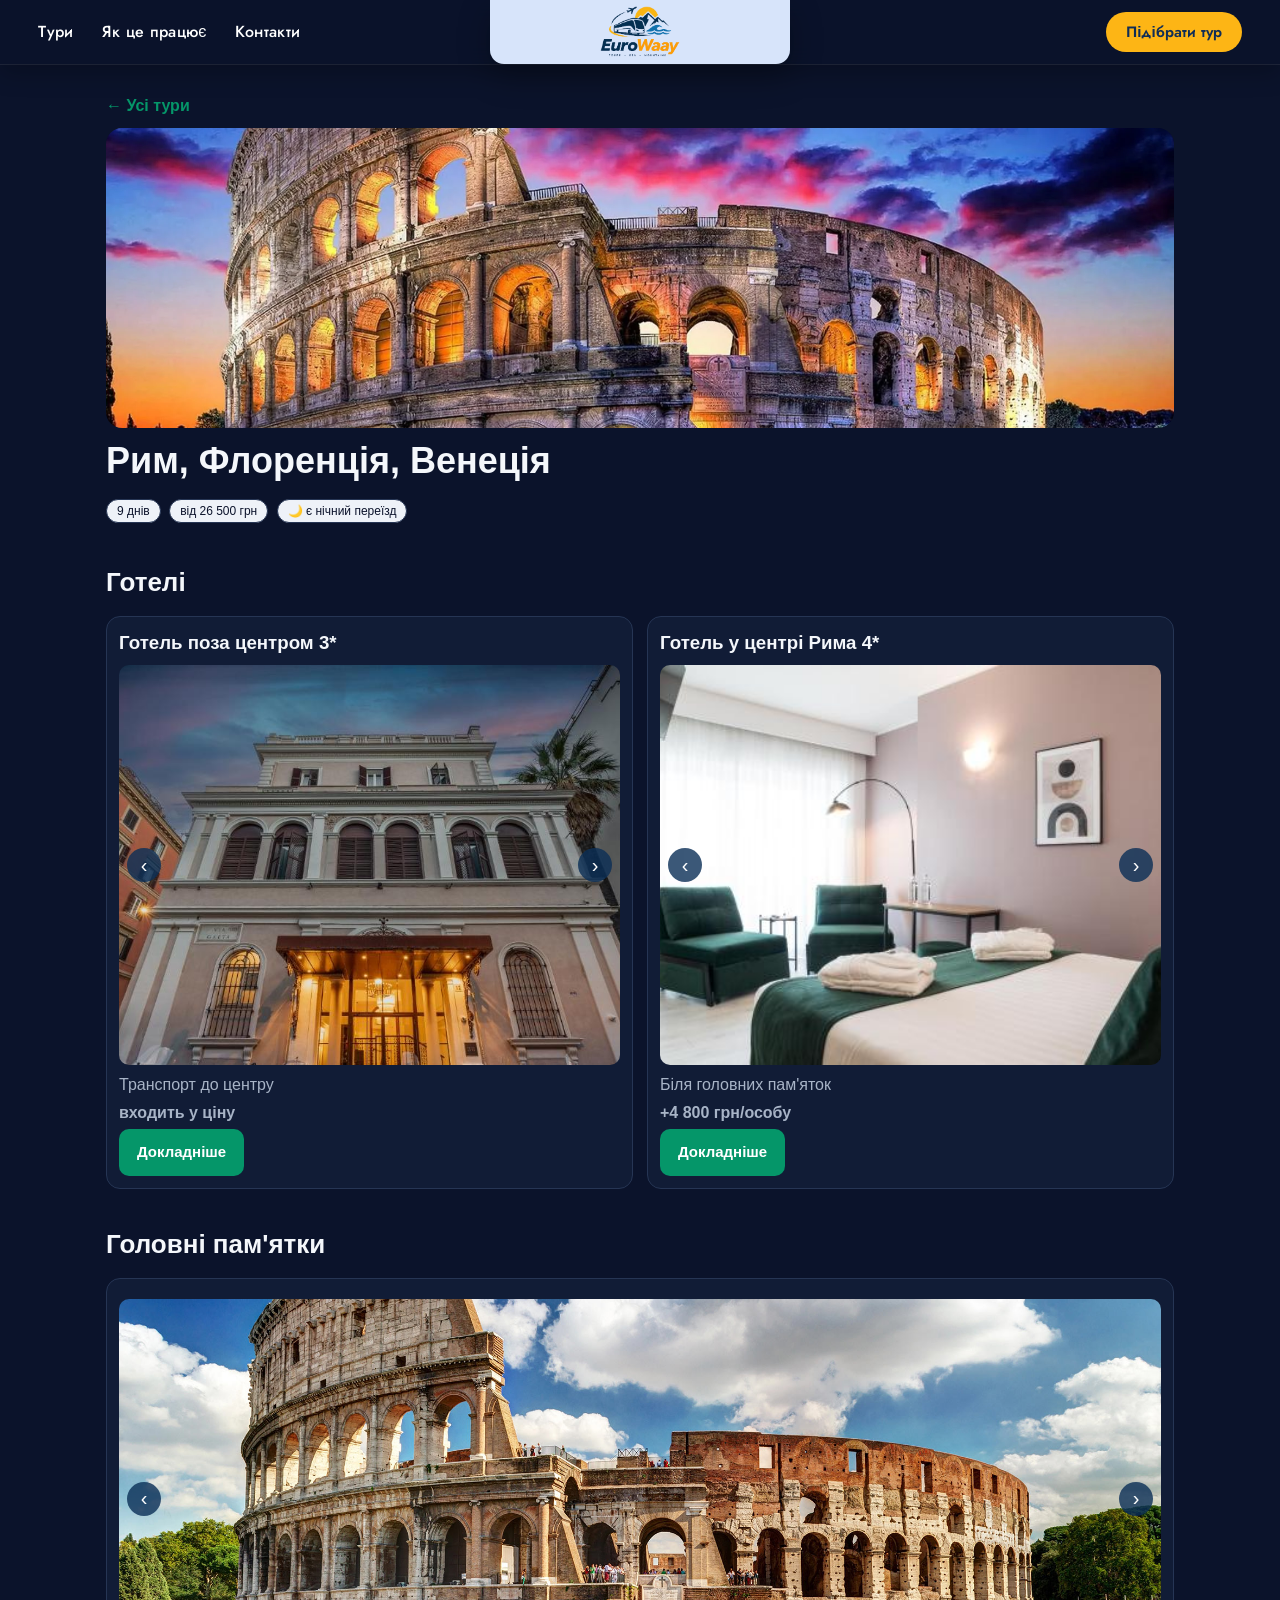
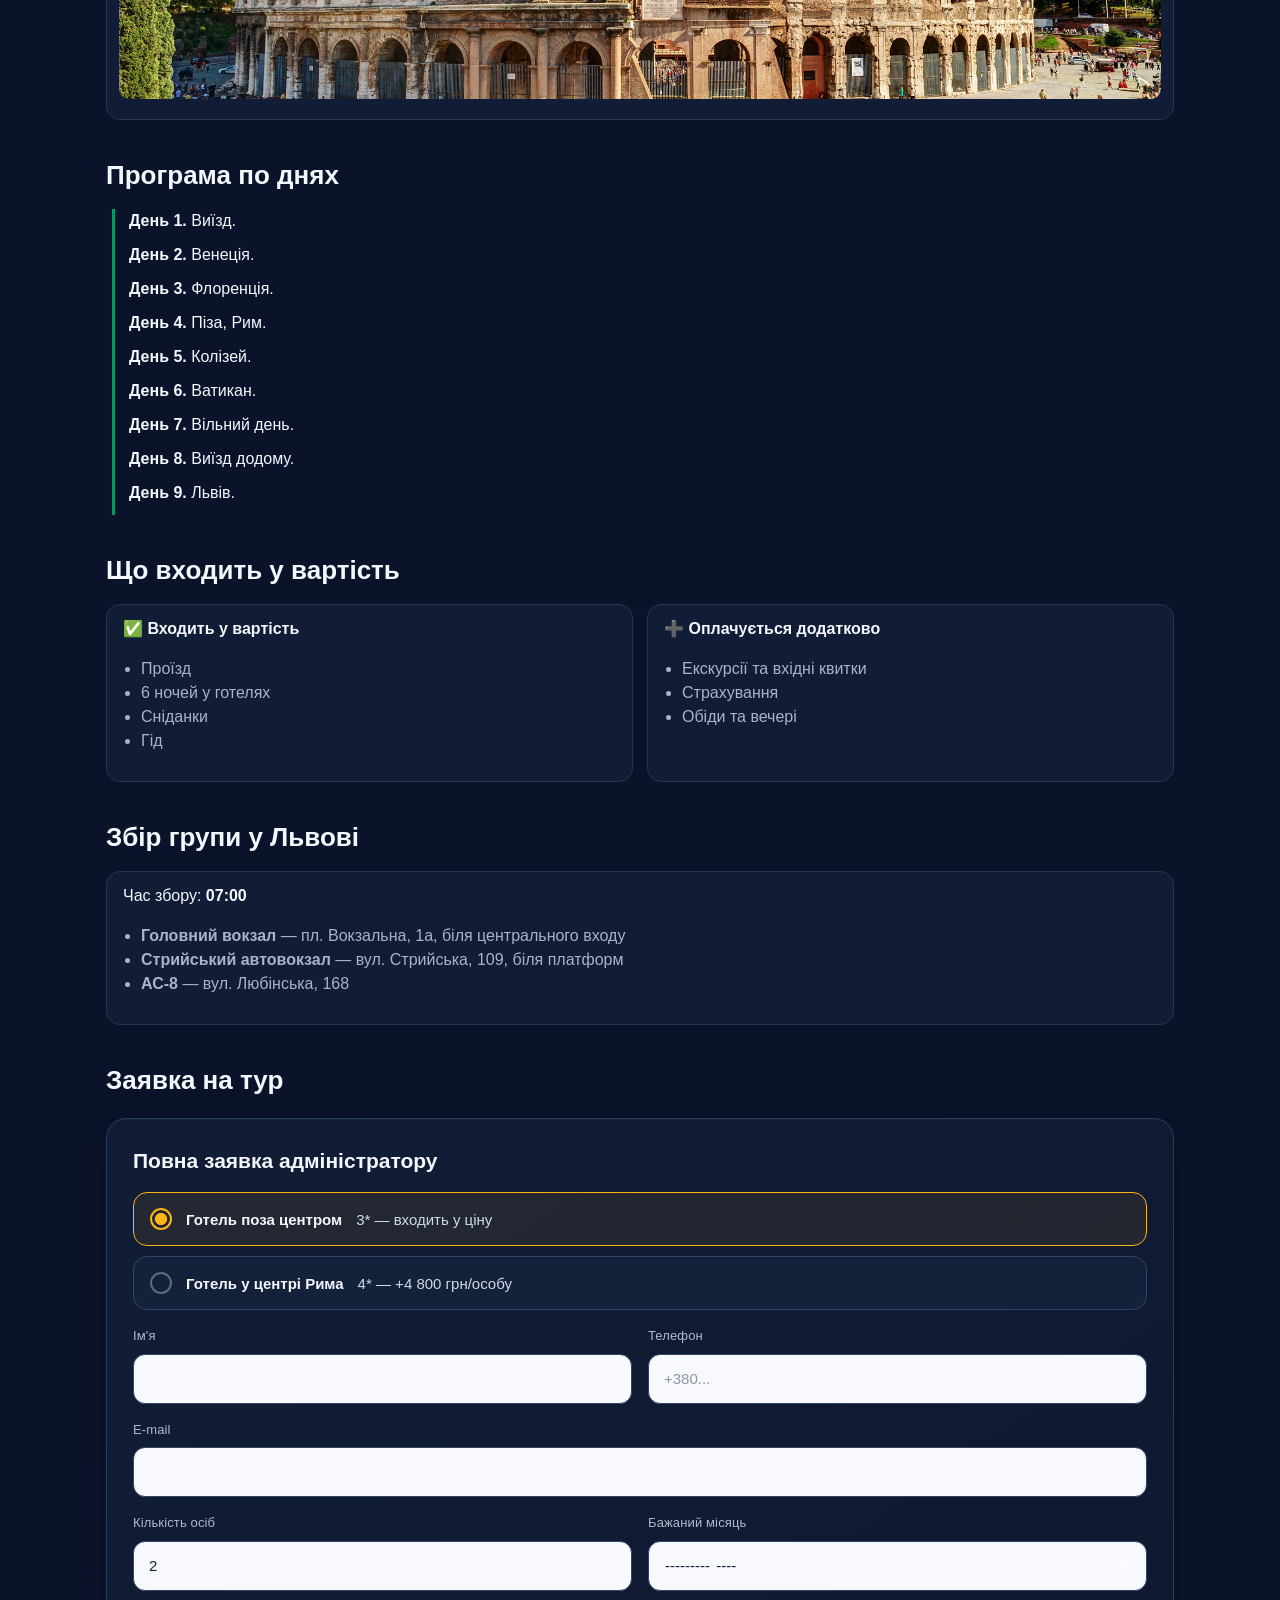
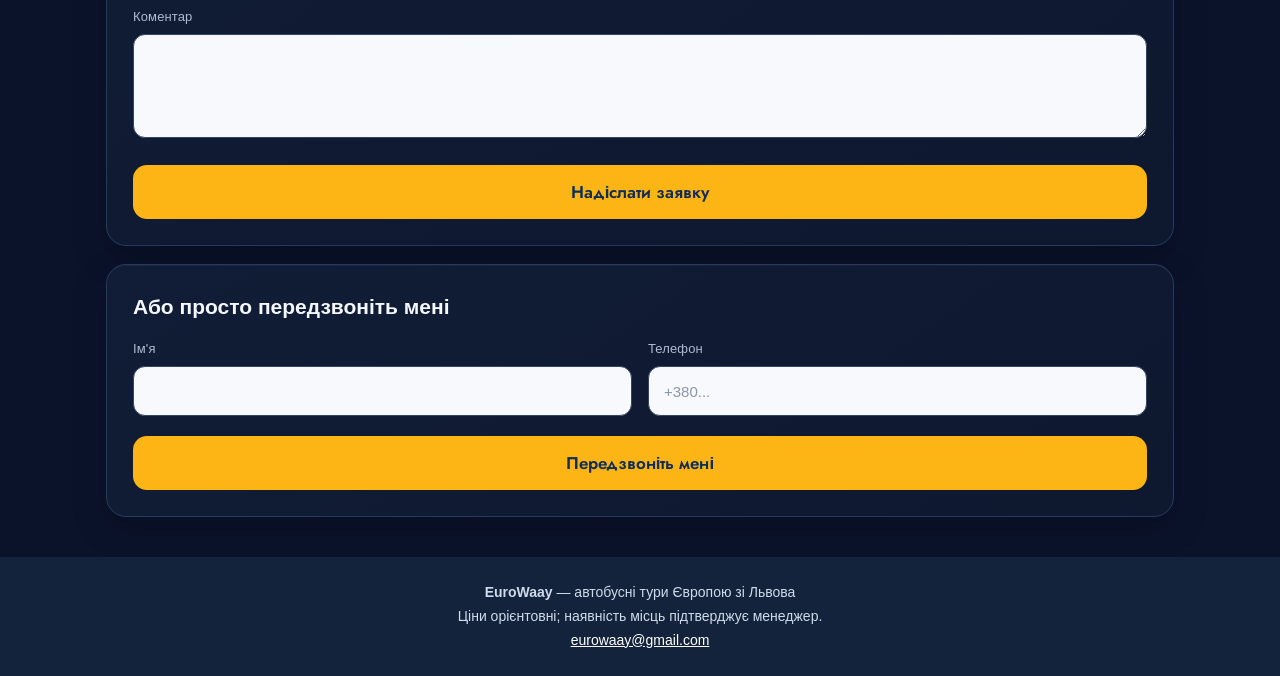
<file: tour4.html>
<!DOCTYPE html>
<html lang="uk">
<head>
<meta charset="utf-8">
<meta name="viewport" content="width=device-width, initial-scale=1">
<title>Рим, Флоренція, Венеція — EuroWaay</title>
<link rel="stylesheet" href="style.css">
<link rel="preconnect" href="https://fonts.googleapis.com">
<link rel="preconnect" href="https://fonts.gstatic.com" crossorigin>
<link href="https://fonts.googleapis.com/css2?family=Jost:wght@500;600&display=swap" rel="stylesheet">
<script>
  // Повна поява логотипа — лише при першому відкритті сайту за візит
  try {
    if (!sessionStorage.getItem("ew-intro")) {
      document.documentElement.className += " intro";
      sessionStorage.setItem("ew-intro", "1");
    }
  } catch (e) {
    document.documentElement.className += " intro";
  }
</script>
</head>
<body style="--kolir: #059669">
<header class="shapka scrolled shapka--prosta" id="shapka">
  <div class="shapka-in">
    <div class="shapka-livo">
      <button class="burger" type="button" id="burger" aria-label="Відкрити меню" aria-expanded="false" aria-controls="menu"><span></span></button>
      <nav class="menu" id="menu" aria-label="Головне меню">
        <a href="index.html#tury">Тури</a>
        <a href="index.html#yak">Як це працює</a>
        <a href="index.html#kontakty">Контакти</a>
      </nav>
    </div>
    <a class="logo-tab" href="index.html"><img src="logo.png" alt="EuroWaay — тури, море, гори"></a>
    <div class="shapka-pravo">
      <a class="shapka-knopka" href="index.html#filtry">Підібрати<span class="dop"> тур</span></a>
    </div>
  </div>
</header>

<div class="box">

  <a class="nazad" href="index.html">← Усі тури</a>

  <!-- ОБКЛАДИНКА: файл photos/tour4-cover.jpg -->
  <img class="oblozhka" src="photos/tour4-cover.jpg" alt="Рим, Флоренція, Венеція">

  <h1 style="text-align:left">Рим, Флоренція, Венеція</h1>
  <span class="tag">9 днів</span>
  <span class="tag">від 26 500 грн</span>
  <span class="tag">🌙 є нічний переїзд</span>

  <h2>Готелі</h2>
  <div class="vikna">

    <div class="vikno">
      <h3>Готель поза центром 3*</h3>
      <div class="gortalka">
        <div class="strichka">
          <img src="photos/tour4-hotel1-1.jpg" alt="Готель поза центром">
          <img src="photos/tour4-hotel1-2.jpg" alt="Готель поза центром">
          <img src="photos/tour4-hotel1-3.jpg" alt="Готель поза центром">
        </div>
        <button type="button" class="strilka livo" onclick="gortaty(this, -1)">‹</button>
        <button type="button" class="strilka pravo" onclick="gortaty(this, 1)">›</button>
      </div>
      <p>Транспорт до центру</p>
      <p><b>входить у ціну</b></p>
      <!-- ПОСИЛАННЯ НА ГОТЕЛЬ: замініть # на адресу, наприклад https://www.booking.com/... -->
      <a class="knopka" href="https://www.booking.com/hotel/it/bh.uk.html?label=rome-3JtJ9oE_tMPUgQBhsIzpcwS502725522945%3Apl%3Ata%3Ap18250%3Ap2260%2C000%3Aac%3Aap%3Aneg%3Afi%3Atikwd-38662284791%3Alp9211137%3Ali%3Adec%3Adm%3Appccp%3DUmFuZG9tSVYkc2RlIyh9YTQUGSsRwx9_VQ_bgBjtgSg&gclid=CjwKCAjw88HWBhA3EiwAo2Zd6HXKwWpcTPSN6LW1QZzX6AlT50OcfSu01mNP0vq1fGqQnN_MdUkYBhoCNOYQAvD_BwE&aid=331503" target="_blank">Докладніше</a>
    </div>

    <div class="vikno">
      <h3>Готель у центрі Рима 4*</h3>
      <div class="gortalka">
        <div class="strichka">
          <img src="photos/tour4-hotel2-1.jpg" alt="Готель у центрі Рима">
          <img src="photos/tour4-hotel2-2.jpg" alt="Готель у центрі Рима">
          <img src="photos/tour4-hotel2-3.jpg" alt="Готель у центрі Рима">
        </div>
        <button type="button" class="strilka livo" onclick="gortaty(this, -1)">‹</button>
        <button type="button" class="strilka pravo" onclick="gortaty(this, 1)">›</button>
      </div>
      <p>Біля головних пам'яток</p>
      <p><b>+4 800 грн/особу</b></p>
      <!-- ПОСИЛАННЯ НА ГОТЕЛЬ: замініть # на адресу, наприклад https://www.booking.com/... -->
      <a class="knopka" href="https://www.booking.com/hotel/it/massimi-city-garden.uk.html?label=rome-3JtJ9oE_tMPUgQBhsIzpcwS502725522945%3Apl%3Ata%3Ap18250%3Ap2260%2C000%3Aac%3Aap%3Aneg%3Afi%3Atikwd-38662284791%3Alp9211137%3Ali%3Adec%3Adm%3Appccp%3DUmFuZG9tSVYkc2RlIyh9YTQUGSsRwx9_VQ_bgBjtgSg&gclid=CjwKCAjw88HWBhA3EiwAo2Zd6HXKwWpcTPSN6LW1QZzX6AlT50OcfSu01mNP0vq1fGqQnN_MdUkYBhoCNOYQAvD_BwE&aid=331503" target="_blank">Докладніше</a>
    </div>
  </div>

  <h2>Головні пам'ятки</h2>
  <div class="vikna">
    <div class="vikno">
      <div class="gortalka">
        <div class="strichka">
          <img src="photos/tour4-sights-1.jpg" alt="Пам'ятки">
          <img src="photos/tour4-sights-2.jpg" alt="Пам'ятки">
          <img src="photos/tour4-sights-3.jpg" alt="Пам'ятки">
          <img src="photos/tour4-sights-4.jpg" alt="Пам'ятки">
        </div>
        <button type="button" class="strilka livo" onclick="gortaty(this, -1)">‹</button>
        <button type="button" class="strilka pravo" onclick="gortaty(this, 1)">›</button>
      </div>
    </div>
  </div>

  <h2>Програма по днях</h2>
    <div class="den"><b>День 1.</b> Виїзд.</div>
    <div class="den"><b>День 2.</b> Венеція.</div>
    <div class="den"><b>День 3.</b> Флоренція.</div>
    <div class="den"><b>День 4.</b> Піза, Рим.</div>
    <div class="den"><b>День 5.</b> Колізей.</div>
    <div class="den"><b>День 6.</b> Ватикан.</div>
    <div class="den"><b>День 7.</b> Вільний день.</div>
    <div class="den"><b>День 8.</b> Виїзд додому.</div>
    <div class="den"><b>День 9.</b> Львів.</div>

  <h2>Що входить у вартість</h2>
  <div class="dva">
    <div class="blok"><b>✅ Входить у вартість</b><ul><li>Проїзд</li><li>6 ночей у готелях</li><li>Сніданки</li><li>Гід</li></ul></div>
    <div class="blok"><b>➕ Оплачується додатково</b><ul><li>Екскурсії та вхідні квитки</li><li>Страхування</li><li>Обіди та вечері</li></ul></div>
  </div>

  <h2>Збір групи у Львові</h2>
  <div class="blok">Час збору: <b>07:00</b><ul><li><b>Головний вокзал</b> — пл. Вокзальна, 1а, біля центрального входу</li><li><b>Стрийський автовокзал</b> — вул. Стрийська, 109, біля платформ</li><li><b>АС-8</b> — вул. Любінська, 168</li></ul></div>

  <h2>Заявка на тур</h2>

  <!-- ПОВНА ЗАЯВКА -->
  <form class="zayavka">
    <p><b>Повна заявка адміністратору</b></p>
    <input type="hidden" name="_subject" value="Заявка на тур: Рим, Флоренція, Венеція">
    <input type="hidden" name="Тур" value="Рим, Флоренція, Венеція">
    <input type="text" name="_gotcha" class="hidden-pole" tabindex="-1" autocomplete="off">
    <p>
      <label class="hotel-vybir"><input type="radio" name="Готель" value="Готель поза центром 3*" checked> <b>Готель поза центром</b> 3* — входить у ціну</label>
      <label class="hotel-vybir"><input type="radio" name="Готель" value="Готель у центрі Рима 4*"> <b>Готель у центрі Рима</b> 4* — +4 800 грн/особу</label>
    </p>
    <p><label>Ім'я</label><input type="text" name="Ім'я" required></p>
    <p><label>Телефон</label><input type="tel" name="Телефон" required placeholder="+380..."></p>
    <p><label>E-mail</label><input type="email" name="email"></p>
    <p><label>Кількість осіб</label><input type="number" name="Кількість осіб" value="2" min="1" max="50"></p>
    <p><label>Бажаний місяць</label><input type="month" name="Місяць"></p>
    <p><label>Коментар</label><textarea name="Коментар" rows="3"></textarea></p>
    <button class="knopka" type="submit">Надіслати заявку</button>
  </form>

  <!-- ШВИДКИЙ ДЗВІНОК -->
  <form class="zayavka">
    <p><b>Або просто передзвоніть мені</b></p>
    <input type="hidden" name="_subject" value="Передзвонити: Рим, Флоренція, Венеція">
    <input type="hidden" name="Тур" value="Рим, Флоренція, Венеція">
    <input type="text" name="_gotcha" class="hidden-pole" tabindex="-1" autocomplete="off">
    <p><label>Ім'я</label><input type="text" name="Ім'я" required></p>
    <p><label>Телефон</label><input type="tel" name="Телефон" required placeholder="+380..."></p>
    <button class="knopka" type="submit">Передзвоніть мені</button>
  </form>

</div>

<footer>
  <b>EuroWaay</b> — автобусні тури Європою зі Львова<br>
  Ціни орієнтовні; наявність місць підтверджує менеджер.<br>
  <a href="mailto:eurowaay@gmail.com">eurowaay@gmail.com</a>
</footer>
<script src="script.js"></script>
</body>
</html>
</file>
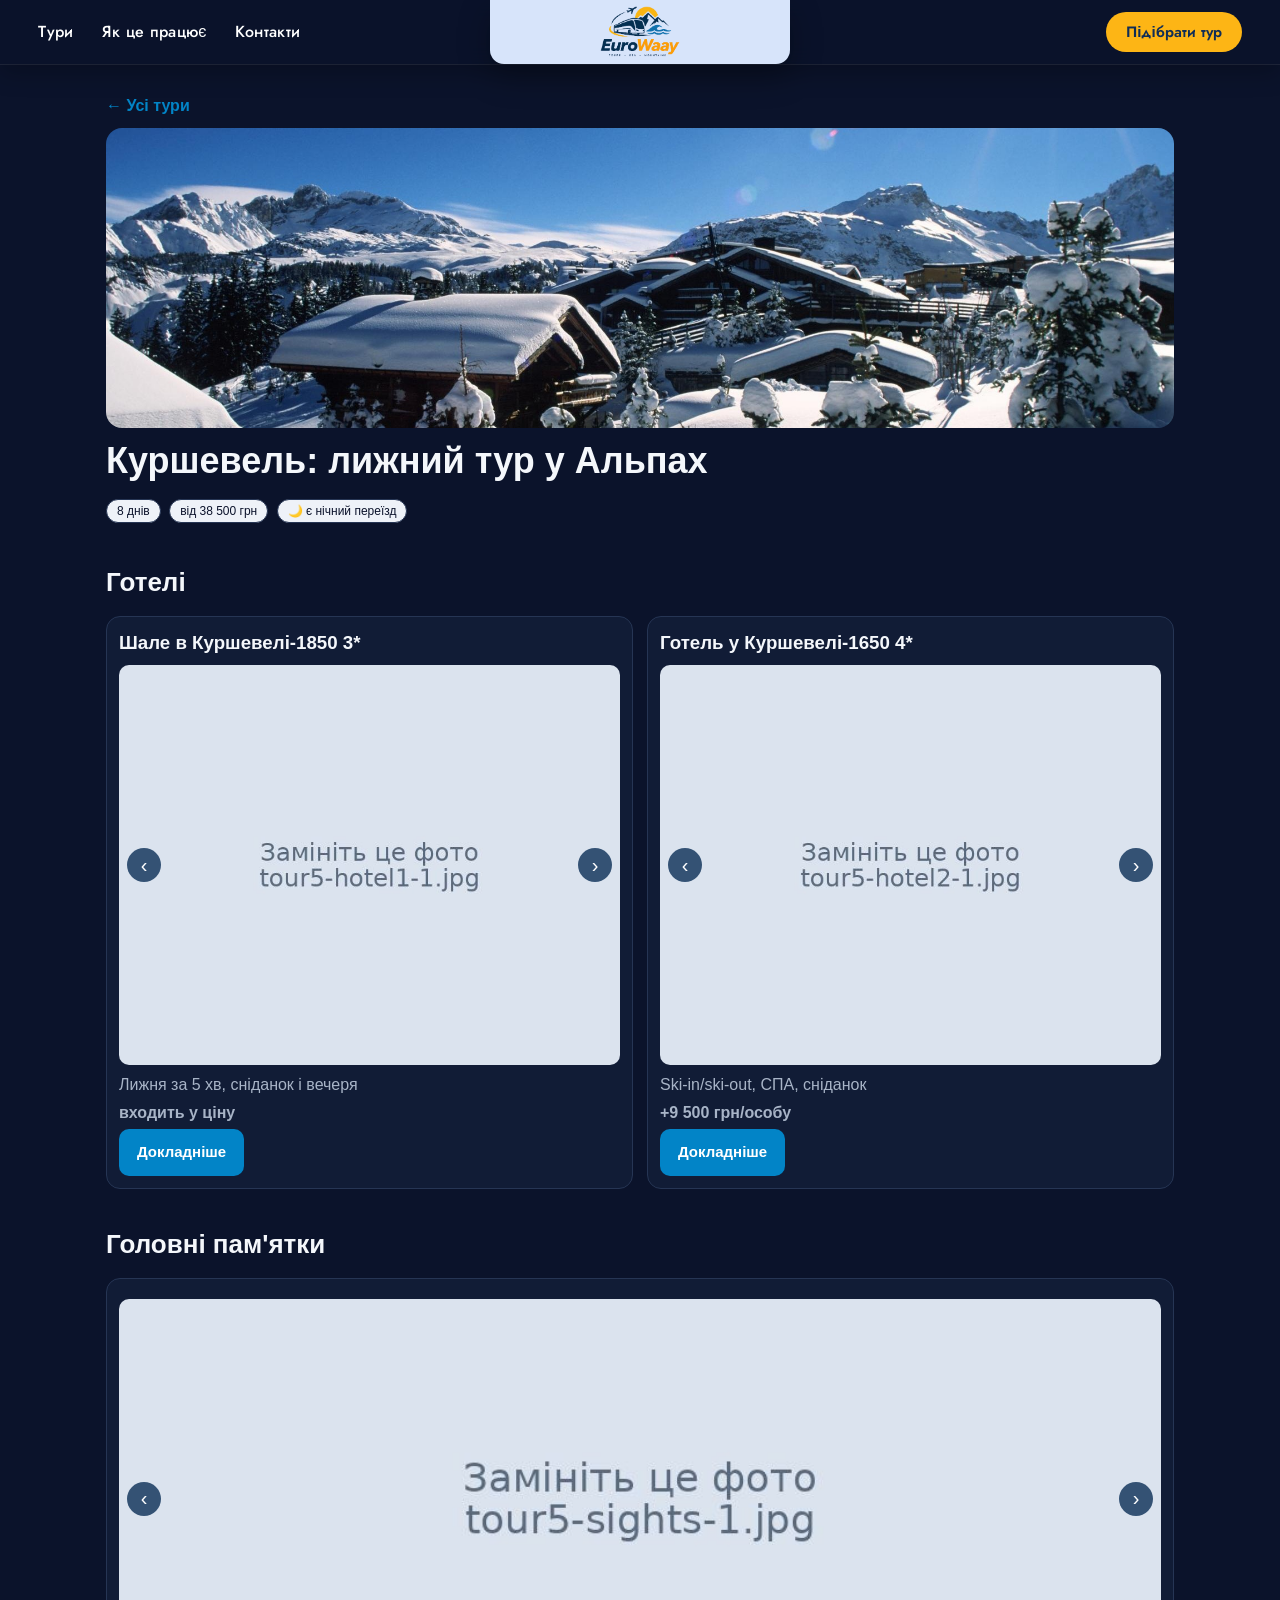
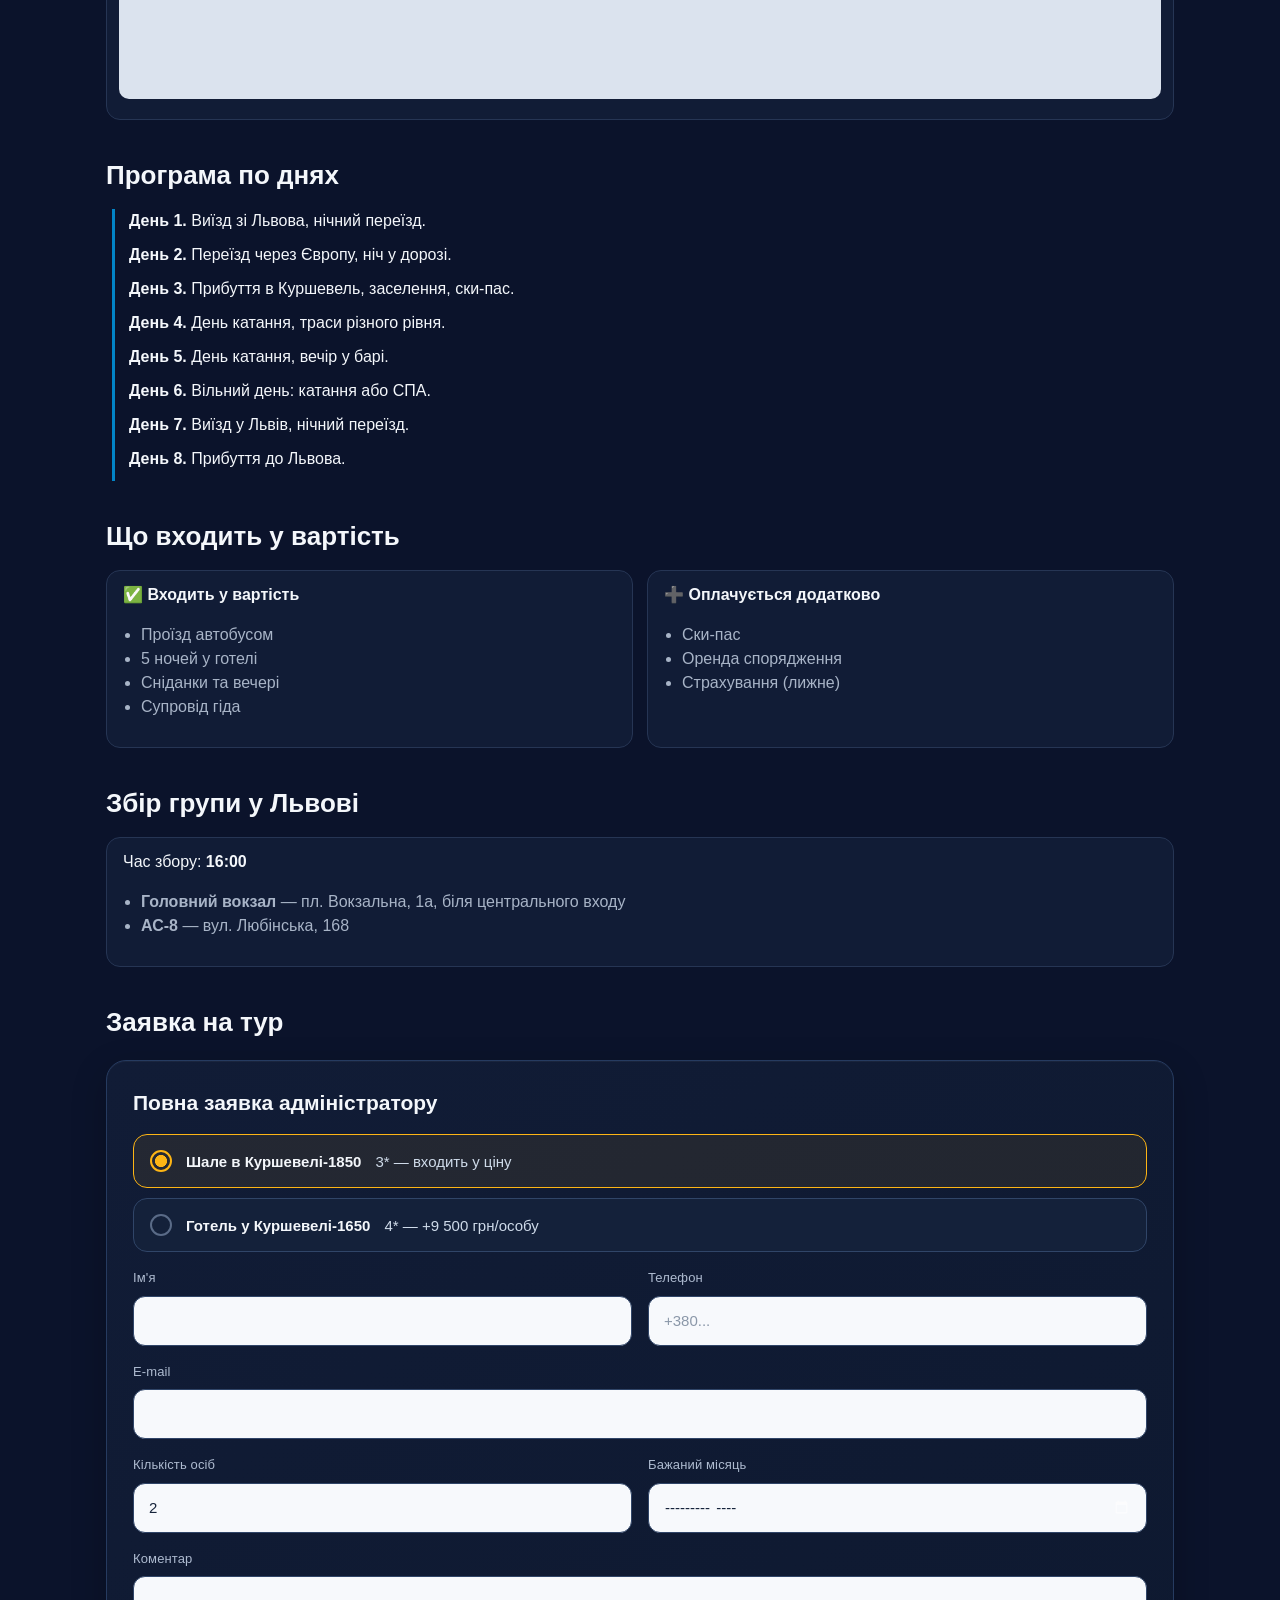
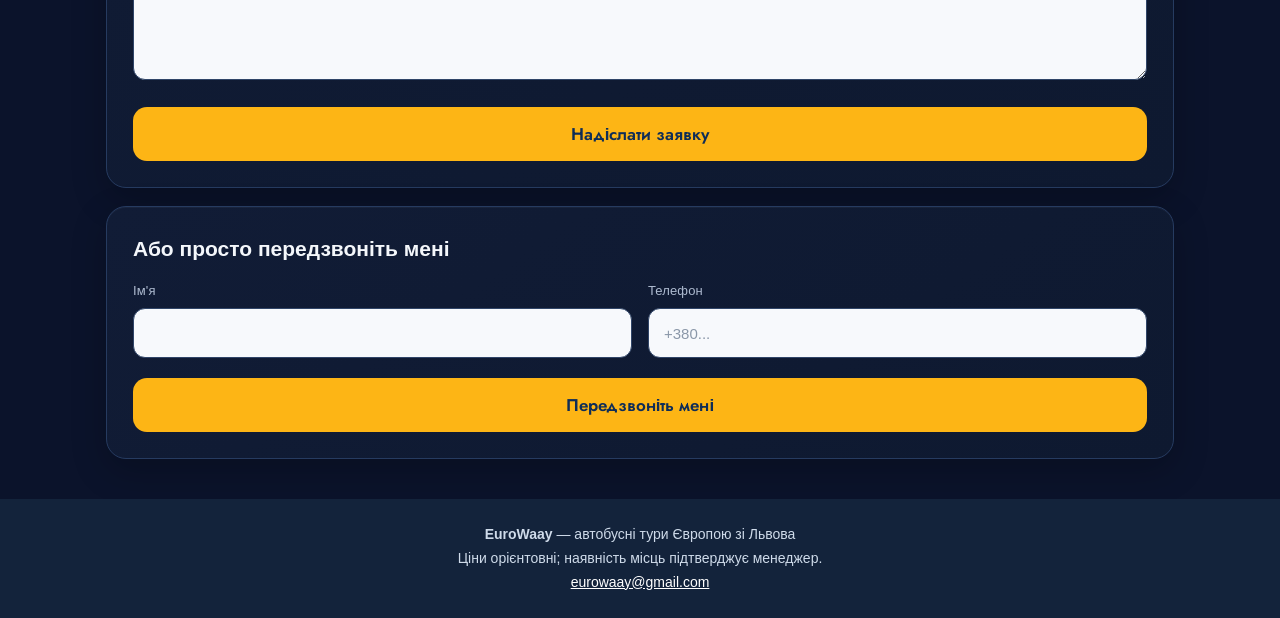
<file: tour5.html>
<!DOCTYPE html>
<html lang="uk">
<head>
<meta charset="utf-8">
<meta name="viewport" content="width=device-width, initial-scale=1">
<title>Куршевель: лижний тур у Альпах — EuroWaay</title>
<link rel="stylesheet" href="style.css">
<link rel="preconnect" href="https://fonts.googleapis.com">
<link rel="preconnect" href="https://fonts.gstatic.com" crossorigin>
<link href="https://fonts.googleapis.com/css2?family=Jost:wght@500;600&display=swap" rel="stylesheet">
<script>
  // Повна поява логотипа — лише при першому відкритті сайту за візит
  try {
    if (!sessionStorage.getItem("ew-intro")) {
      document.documentElement.className += " intro";
      sessionStorage.setItem("ew-intro", "1");
    }
  } catch (e) {
    document.documentElement.className += " intro";
  }
</script>
</head>
<body style="--kolir: #0284c7">
<header class="shapka scrolled shapka--prosta" id="shapka">
  <div class="shapka-in">
    <div class="shapka-livo">
      <button class="burger" type="button" id="burger" aria-label="Відкрити меню" aria-expanded="false" aria-controls="menu"><span></span></button>
      <nav class="menu" id="menu" aria-label="Головне меню">
        <a href="index.html#tury">Тури</a>
        <a href="index.html#yak">Як це працює</a>
        <a href="index.html#kontakty">Контакти</a>
      </nav>
    </div>
    <a class="logo-tab" href="index.html"><img src="logo.png" alt="EuroWaay — тури, море, гори"></a>
    <div class="shapka-pravo">
      <a class="shapka-knopka" href="index.html#filtry">Підібрати<span class="dop"> тур</span></a>
    </div>
  </div>
</header>

<div class="box">

  <a class="nazad" href="index.html">← Усі тури</a>

  <!-- ОБКЛАДИНКА: файл photos/tour5-cover.jpg -->
  <img class="oblozhka" src="photos/tour5-cover.jpg" alt="Куршевель: лижний тур у Альпах">

  <h1 style="text-align:left">Куршевель: лижний тур у Альпах</h1>
  <span class="tag">8 днів</span>
  <span class="tag">від 38 500 грн</span>
  <span class="tag">🌙 є нічний переїзд</span>

  <h2>Готелі</h2>
  <div class="vikna">

    <div class="vikno">
      <h3>Шале в Куршевелі-1850 3*</h3>
      <div class="gortalka">
        <div class="strichka">
          <img src="photos/tour5-hotel1-1.jpg" alt="Шале в Куршевелі-1850">
          <img src="photos/tour5-hotel1-2.jpg" alt="Шале в Куршевелі-1850">
          <img src="photos/tour5-hotel1-3.jpg" alt="Шале в Куршевелі-1850">
        </div>
        <button type="button" class="strilka livo" onclick="gortaty(this, -1)">‹</button>
        <button type="button" class="strilka pravo" onclick="gortaty(this, 1)">›</button>
      </div>
      <p>Лижня за 5 хв, сніданок і вечеря</p>
      <p><b>входить у ціну</b></p>
      <!-- ПОСИЛАННЯ НА ГОТЕЛЬ: замініть # на адресу, наприклад https://www.booking.com/... -->
      <a class="knopka" href="#" target="_blank">Докладніше</a>
    </div>

    <div class="vikno">
      <h3>Готель у Куршевелі-1650 4*</h3>
      <div class="gortalka">
        <div class="strichka">
          <img src="photos/tour5-hotel2-1.jpg" alt="Готель у Куршевелі-1650">
          <img src="photos/tour5-hotel2-2.jpg" alt="Готель у Куршевелі-1650">
          <img src="photos/tour5-hotel2-3.jpg" alt="Готель у Куршевелі-1650">
        </div>
        <button type="button" class="strilka livo" onclick="gortaty(this, -1)">‹</button>
        <button type="button" class="strilka pravo" onclick="gortaty(this, 1)">›</button>
      </div>
      <p>Ski-in/ski-out, СПА, сніданок</p>
      <p><b>+9 500 грн/особу</b></p>
      <!-- ПОСИЛАННЯ НА ГОТЕЛЬ: замініть # на адресу, наприклад https://www.booking.com/... -->
      <a class="knopka" href="#" target="_blank">Докладніше</a>
    </div>
  </div>

  <h2>Головні пам'ятки</h2>
  <div class="vikna">
    <div class="vikno">
      <div class="gortalka">
        <div class="strichka">
          <img src="photos/tour5-sights-1.jpg" alt="Пам'ятки">
          <img src="photos/tour5-sights-2.jpg" alt="Пам'ятки">
          <img src="photos/tour5-sights-3.jpg" alt="Пам'ятки">
          <img src="photos/tour5-sights-4.jpg" alt="Пам'ятки">
        </div>
        <button type="button" class="strilka livo" onclick="gortaty(this, -1)">‹</button>
        <button type="button" class="strilka pravo" onclick="gortaty(this, 1)">›</button>
      </div>
    </div>
  </div>

  <h2>Програма по днях</h2>
    <div class="den"><b>День 1.</b> Виїзд зі Львова, нічний переїзд.</div>
    <div class="den"><b>День 2.</b> Переїзд через Європу, ніч у дорозі.</div>
    <div class="den"><b>День 3.</b> Прибуття в Куршевель, заселення, ски-пас.</div>
    <div class="den"><b>День 4.</b> День катання, траси різного рівня.</div>
    <div class="den"><b>День 5.</b> День катання, вечір у барі.</div>
    <div class="den"><b>День 6.</b> Вільний день: катання або СПА.</div>
    <div class="den"><b>День 7.</b> Виїзд у Львів, нічний переїзд.</div>
    <div class="den"><b>День 8.</b> Прибуття до Львова.</div>

  <h2>Що входить у вартість</h2>
  <div class="dva">
    <div class="blok"><b>✅ Входить у вартість</b><ul><li>Проїзд автобусом</li><li>5 ночей у готелі</li><li>Сніданки та вечері</li><li>Супровід гіда</li></ul></div>
    <div class="blok"><b>➕ Оплачується додатково</b><ul><li>Ски-пас</li><li>Оренда спорядження</li><li>Страхування (лижне)</li></ul></div>
  </div>

  <h2>Збір групи у Львові</h2>
  <div class="blok">Час збору: <b>16:00</b><ul><li><b>Головний вокзал</b> — пл. Вокзальна, 1а, біля центрального входу</li><li><b>АС-8</b> — вул. Любінська, 168</li></ul></div>

  <h2>Заявка на тур</h2>

  <!-- ПОВНА ЗАЯВКА -->
  <form class="zayavka">
    <p><b>Повна заявка адміністратору</b></p>
    <input type="hidden" name="_subject" value="Заявка на тур: Куршевель: лижний тур у Альпах">
    <input type="hidden" name="Тур" value="Куршевель: лижний тур у Альпах">
    <input type="text" name="_gotcha" class="hidden-pole" tabindex="-1" autocomplete="off">
    <p>
      <label class="hotel-vybir"><input type="radio" name="Готель" value="Шале в Куршевелі-1850 3*" checked> <b>Шале в Куршевелі-1850</b> 3* — входить у ціну</label>
      <label class="hotel-vybir"><input type="radio" name="Готель" value="Готель у Куршевелі-1650 4*"> <b>Готель у Куршевелі-1650</b> 4* — +9 500 грн/особу</label>
    </p>
    <p><label>Ім'я</label><input type="text" name="Ім'я" required></p>
    <p><label>Телефон</label><input type="tel" name="Телефон" required placeholder="+380..."></p>
    <p><label>E-mail</label><input type="email" name="email"></p>
    <p><label>Кількість осіб</label><input type="number" name="Кількість осіб" value="2" min="1" max="50"></p>
    <p><label>Бажаний місяць</label><input type="month" name="Місяць"></p>
    <p><label>Коментар</label><textarea name="Коментар" rows="3"></textarea></p>
    <button class="knopka" type="submit">Надіслати заявку</button>
  </form>

  <!-- ШВИДКИЙ ДЗВІНОК -->
  <form class="zayavka">
    <p><b>Або просто передзвоніть мені</b></p>
    <input type="hidden" name="_subject" value="Передзвонити: Куршевель: лижний тур у Альпах">
    <input type="hidden" name="Тур" value="Куршевель: лижний тур у Альпах">
    <input type="text" name="_gotcha" class="hidden-pole" tabindex="-1" autocomplete="off">
    <p><label>Ім'я</label><input type="text" name="Ім'я" required></p>
    <p><label>Телефон</label><input type="tel" name="Телефон" required placeholder="+380..."></p>
    <button class="knopka" type="submit">Передзвоніть мені</button>
  </form>

</div>

<footer>
  <b>EuroWaay</b> — автобусні тури Європою зі Львова<br>
  Ціни орієнтовні; наявність місць підтверджує менеджер.<br>
  <a href="mailto:eurowaay@gmail.com">eurowaay@gmail.com</a>
</footer>
<script src="script.js"></script>
</body>
</html>
</file>
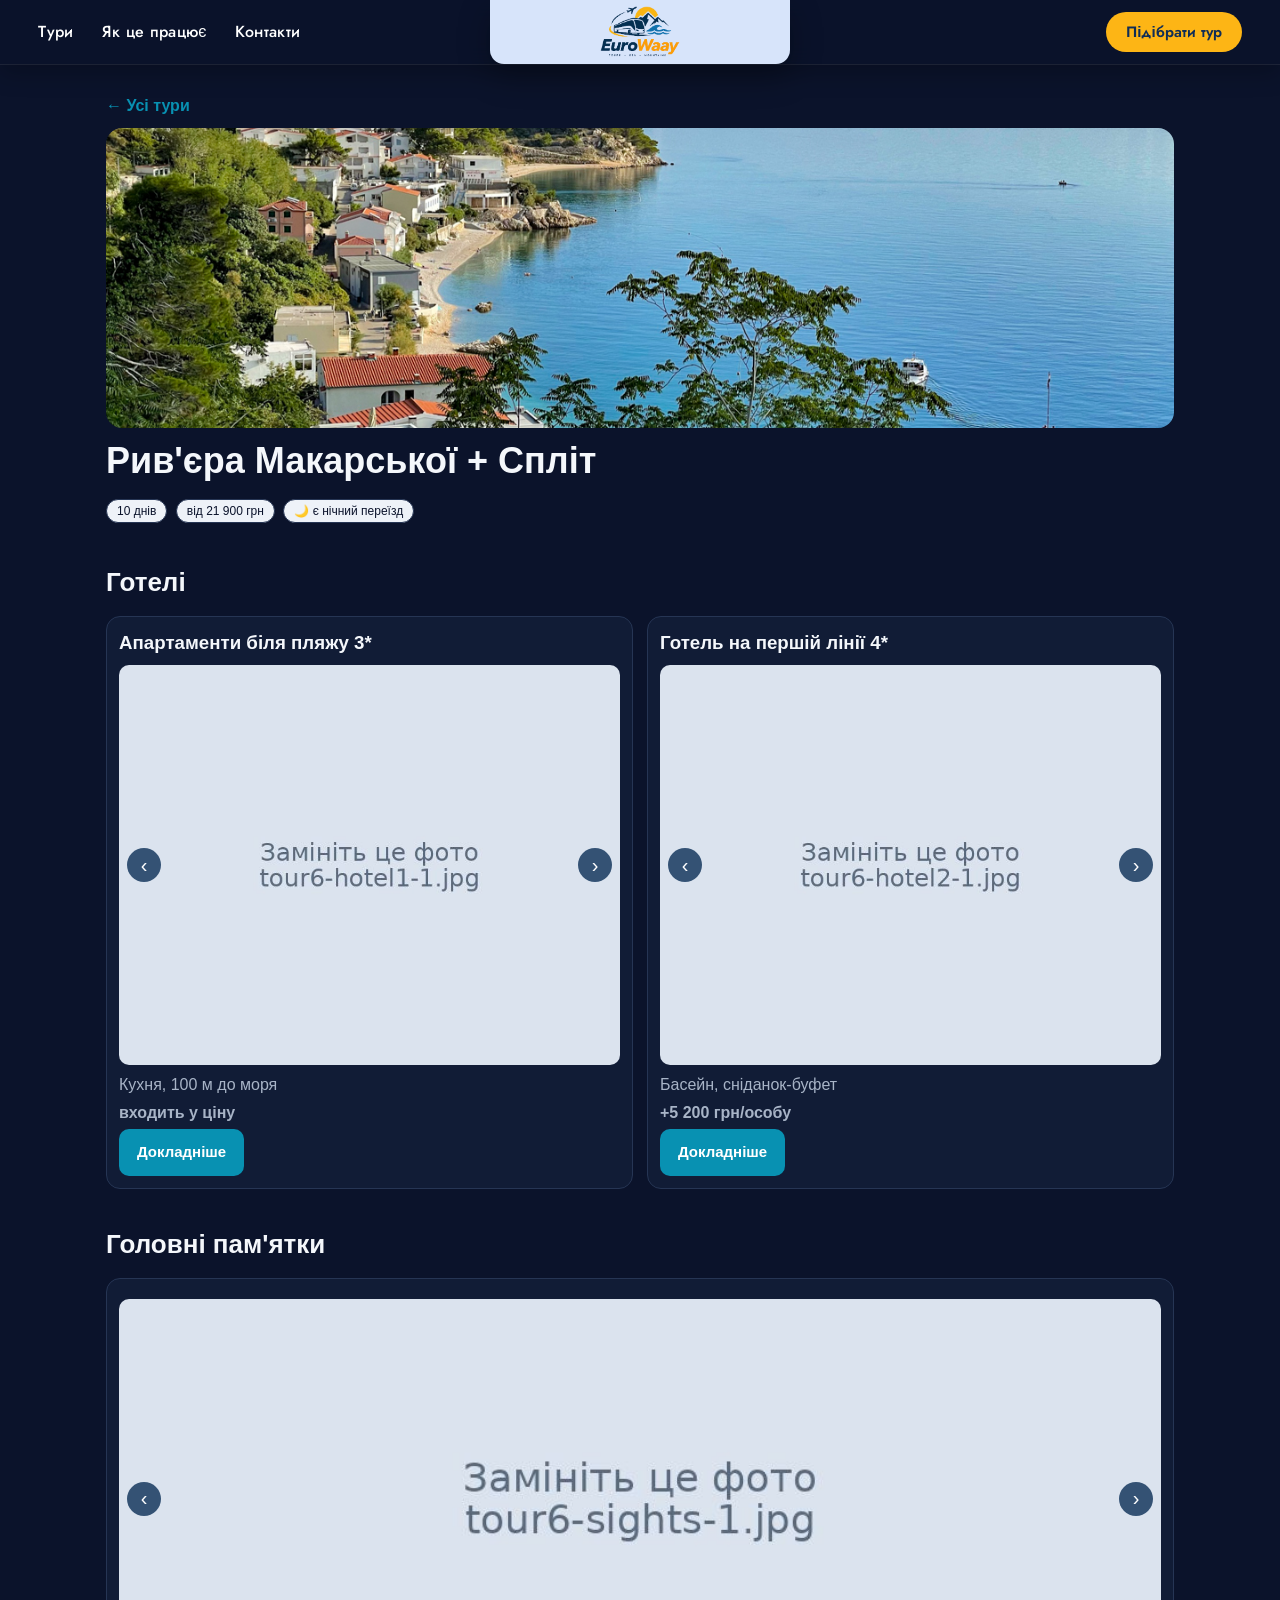
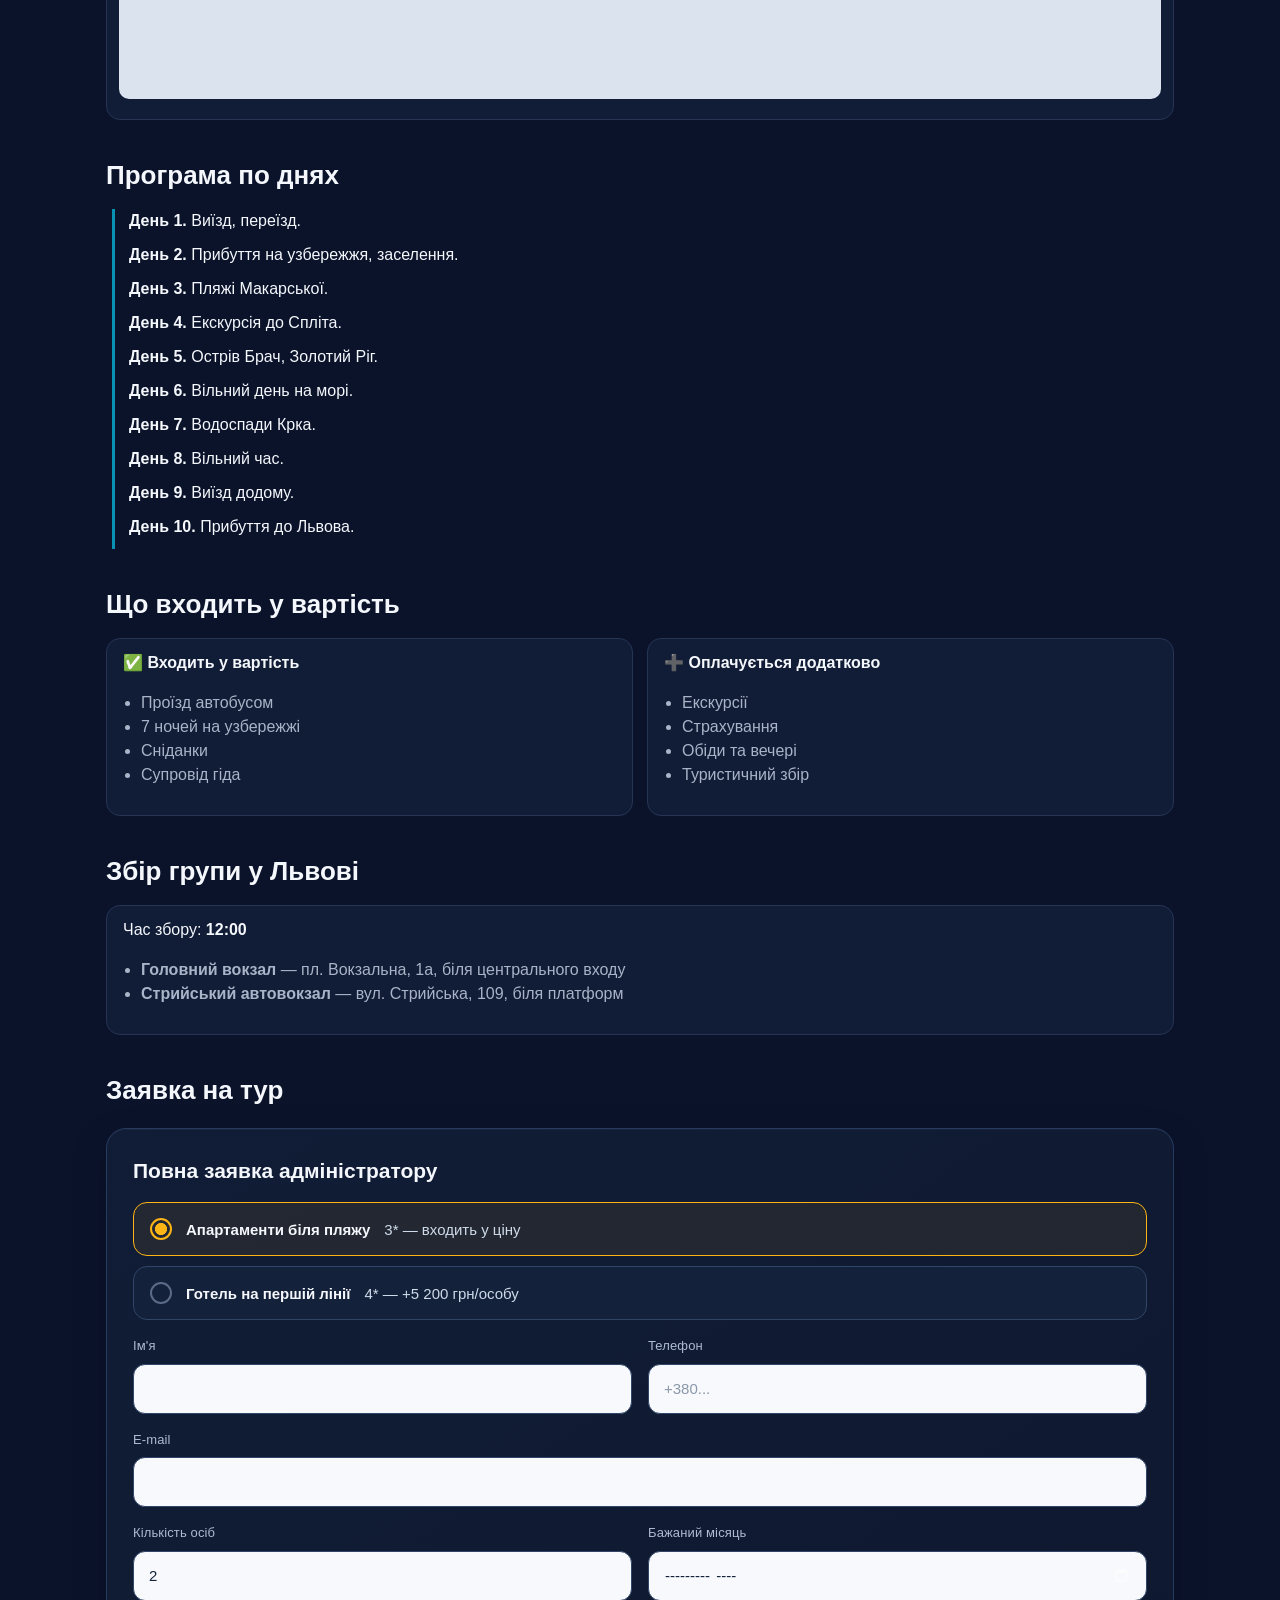
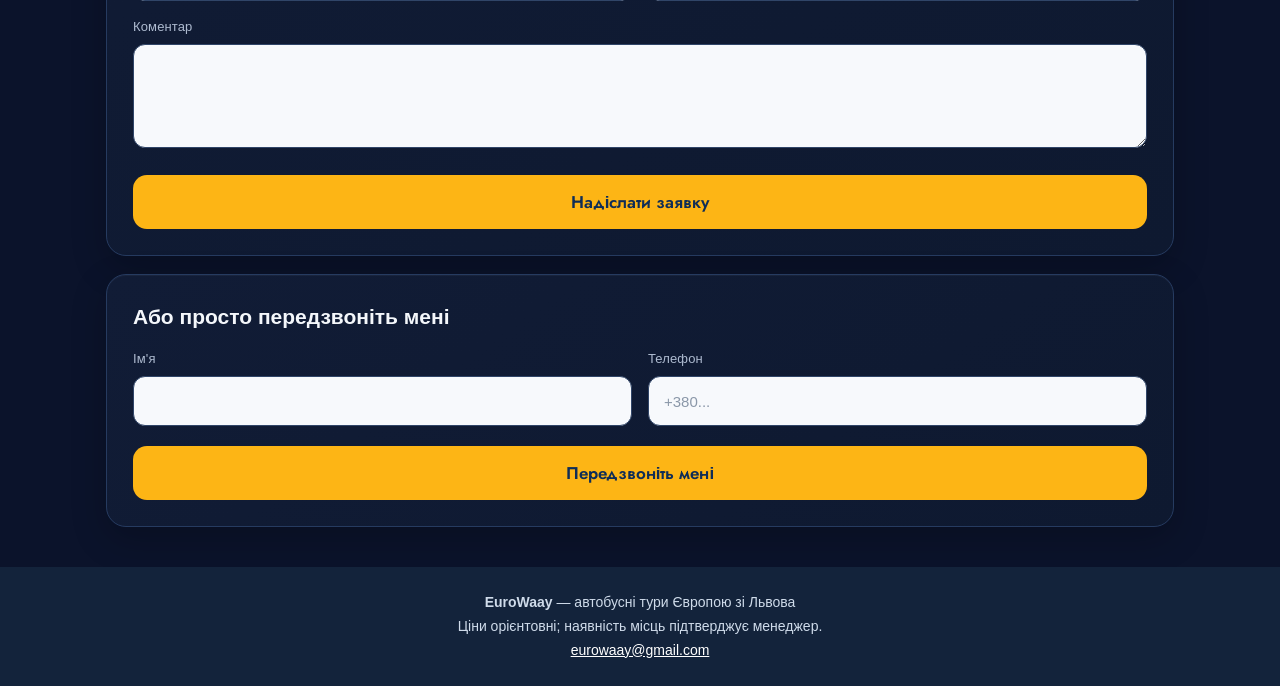
<file: tour6.html>
<!DOCTYPE html>
<html lang="uk">
<head>
<meta charset="utf-8">
<meta name="viewport" content="width=device-width, initial-scale=1">
<title>Рив'єра Макарської + Спліт — EuroWaay</title>
<link rel="stylesheet" href="style.css">
<link rel="preconnect" href="https://fonts.googleapis.com">
<link rel="preconnect" href="https://fonts.gstatic.com" crossorigin>
<link href="https://fonts.googleapis.com/css2?family=Jost:wght@500;600&display=swap" rel="stylesheet">
<script>
  // Повна поява логотипа — лише при першому відкритті сайту за візит
  try {
    if (!sessionStorage.getItem("ew-intro")) {
      document.documentElement.className += " intro";
      sessionStorage.setItem("ew-intro", "1");
    }
  } catch (e) {
    document.documentElement.className += " intro";
  }
</script>
</head>
<body style="--kolir: #0891b2">
<header class="shapka scrolled shapka--prosta" id="shapka">
  <div class="shapka-in">
    <div class="shapka-livo">
      <button class="burger" type="button" id="burger" aria-label="Відкрити меню" aria-expanded="false" aria-controls="menu"><span></span></button>
      <nav class="menu" id="menu" aria-label="Головне меню">
        <a href="index.html#tury">Тури</a>
        <a href="index.html#yak">Як це працює</a>
        <a href="index.html#kontakty">Контакти</a>
      </nav>
    </div>
    <a class="logo-tab" href="index.html"><img src="logo.png" alt="EuroWaay — тури, море, гори"></a>
    <div class="shapka-pravo">
      <a class="shapka-knopka" href="index.html#filtry">Підібрати<span class="dop"> тур</span></a>
    </div>
  </div>
</header>

<div class="box">

  <a class="nazad" href="index.html">← Усі тури</a>

  <!-- ОБКЛАДИНКА: файл photos/tour6-cover.jpg -->
  <img class="oblozhka" src="photos/tour6-cover.jpg" alt="Рив'єра Макарської + Спліт">

  <h1 style="text-align:left">Рив'єра Макарської + Спліт</h1>
  <span class="tag">10 днів</span>
  <span class="tag">від 21 900 грн</span>
  <span class="tag">🌙 є нічний переїзд</span>

  <h2>Готелі</h2>
  <div class="vikna">

    <div class="vikno">
      <h3>Апартаменти біля пляжу 3*</h3>
      <div class="gortalka">
        <div class="strichka">
          <img src="photos/tour6-hotel1-1.jpg" alt="Апартаменти біля пляжу">
          <img src="photos/tour6-hotel1-2.jpg" alt="Апартаменти біля пляжу">
          <img src="photos/tour6-hotel1-3.jpg" alt="Апартаменти біля пляжу">
        </div>
        <button type="button" class="strilka livo" onclick="gortaty(this, -1)">‹</button>
        <button type="button" class="strilka pravo" onclick="gortaty(this, 1)">›</button>
      </div>
      <p>Кухня, 100 м до моря</p>
      <p><b>входить у ціну</b></p>
      <!-- ПОСИЛАННЯ НА ГОТЕЛЬ: замініть # на адресу, наприклад https://www.booking.com/... -->
      <a class="knopka" href="#" target="_blank">Докладніше</a>
    </div>

    <div class="vikno">
      <h3>Готель на першій лінії 4*</h3>
      <div class="gortalka">
        <div class="strichka">
          <img src="photos/tour6-hotel2-1.jpg" alt="Готель на першій лінії">
          <img src="photos/tour6-hotel2-2.jpg" alt="Готель на першій лінії">
          <img src="photos/tour6-hotel2-3.jpg" alt="Готель на першій лінії">
        </div>
        <button type="button" class="strilka livo" onclick="gortaty(this, -1)">‹</button>
        <button type="button" class="strilka pravo" onclick="gortaty(this, 1)">›</button>
      </div>
      <p>Басейн, сніданок-буфет</p>
      <p><b>+5 200 грн/особу</b></p>
      <!-- ПОСИЛАННЯ НА ГОТЕЛЬ: замініть # на адресу, наприклад https://www.booking.com/... -->
      <a class="knopka" href="#" target="_blank">Докладніше</a>
    </div>
  </div>

  <h2>Головні пам'ятки</h2>
  <div class="vikna">
    <div class="vikno">
      <div class="gortalka">
        <div class="strichka">
          <img src="photos/tour6-sights-1.jpg" alt="Пам'ятки">
          <img src="photos/tour6-sights-2.jpg" alt="Пам'ятки">
          <img src="photos/tour6-sights-3.jpg" alt="Пам'ятки">
          <img src="photos/tour6-sights-4.jpg" alt="Пам'ятки">
        </div>
        <button type="button" class="strilka livo" onclick="gortaty(this, -1)">‹</button>
        <button type="button" class="strilka pravo" onclick="gortaty(this, 1)">›</button>
      </div>
    </div>
  </div>

  <h2>Програма по днях</h2>
    <div class="den"><b>День 1.</b> Виїзд, переїзд.</div>
    <div class="den"><b>День 2.</b> Прибуття на узбережжя, заселення.</div>
    <div class="den"><b>День 3.</b> Пляжі Макарської.</div>
    <div class="den"><b>День 4.</b> Екскурсія до Спліта.</div>
    <div class="den"><b>День 5.</b> Острів Брач, Золотий Ріг.</div>
    <div class="den"><b>День 6.</b> Вільний день на морі.</div>
    <div class="den"><b>День 7.</b> Водоспади Крка.</div>
    <div class="den"><b>День 8.</b> Вільний час.</div>
    <div class="den"><b>День 9.</b> Виїзд додому.</div>
    <div class="den"><b>День 10.</b> Прибуття до Львова.</div>

  <h2>Що входить у вартість</h2>
  <div class="dva">
    <div class="blok"><b>✅ Входить у вартість</b><ul><li>Проїзд автобусом</li><li>7 ночей на узбережжі</li><li>Сніданки</li><li>Супровід гіда</li></ul></div>
    <div class="blok"><b>➕ Оплачується додатково</b><ul><li>Екскурсії</li><li>Страхування</li><li>Обіди та вечері</li><li>Туристичний збір</li></ul></div>
  </div>

  <h2>Збір групи у Львові</h2>
  <div class="blok">Час збору: <b>12:00</b><ul><li><b>Головний вокзал</b> — пл. Вокзальна, 1а, біля центрального входу</li><li><b>Стрийський автовокзал</b> — вул. Стрийська, 109, біля платформ</li></ul></div>

  <h2>Заявка на тур</h2>

  <!-- ПОВНА ЗАЯВКА -->
  <form class="zayavka">
    <p><b>Повна заявка адміністратору</b></p>
    <input type="hidden" name="_subject" value="Заявка на тур: Рив'єра Макарської + Спліт">
    <input type="hidden" name="Тур" value="Рив'єра Макарської + Спліт">
    <input type="text" name="_gotcha" class="hidden-pole" tabindex="-1" autocomplete="off">
    <p>
      <label class="hotel-vybir"><input type="radio" name="Готель" value="Апартаменти біля пляжу 3*" checked> <b>Апартаменти біля пляжу</b> 3* — входить у ціну</label>
      <label class="hotel-vybir"><input type="radio" name="Готель" value="Готель на першій лінії 4*"> <b>Готель на першій лінії</b> 4* — +5 200 грн/особу</label>
    </p>
    <p><label>Ім'я</label><input type="text" name="Ім'я" required></p>
    <p><label>Телефон</label><input type="tel" name="Телефон" required placeholder="+380..."></p>
    <p><label>E-mail</label><input type="email" name="email"></p>
    <p><label>Кількість осіб</label><input type="number" name="Кількість осіб" value="2" min="1" max="50"></p>
    <p><label>Бажаний місяць</label><input type="month" name="Місяць"></p>
    <p><label>Коментар</label><textarea name="Коментар" rows="3"></textarea></p>
    <button class="knopka" type="submit">Надіслати заявку</button>
  </form>

  <!-- ШВИДКИЙ ДЗВІНОК -->
  <form class="zayavka">
    <p><b>Або просто передзвоніть мені</b></p>
    <input type="hidden" name="_subject" value="Передзвонити: Рив'єра Макарської + Спліт">
    <input type="hidden" name="Тур" value="Рив'єра Макарської + Спліт">
    <input type="text" name="_gotcha" class="hidden-pole" tabindex="-1" autocomplete="off">
    <p><label>Ім'я</label><input type="text" name="Ім'я" required></p>
    <p><label>Телефон</label><input type="tel" name="Телефон" required placeholder="+380..."></p>
    <button class="knopka" type="submit">Передзвоніть мені</button>
  </form>

</div>

<footer>
  <b>EuroWaay</b> — автобусні тури Європою зі Львова<br>
  Ціни орієнтовні; наявність місць підтверджує менеджер.<br>
  <a href="mailto:eurowaay@gmail.com">eurowaay@gmail.com</a>
</footer>
<script src="script.js"></script>
</body>
</html>
</file>
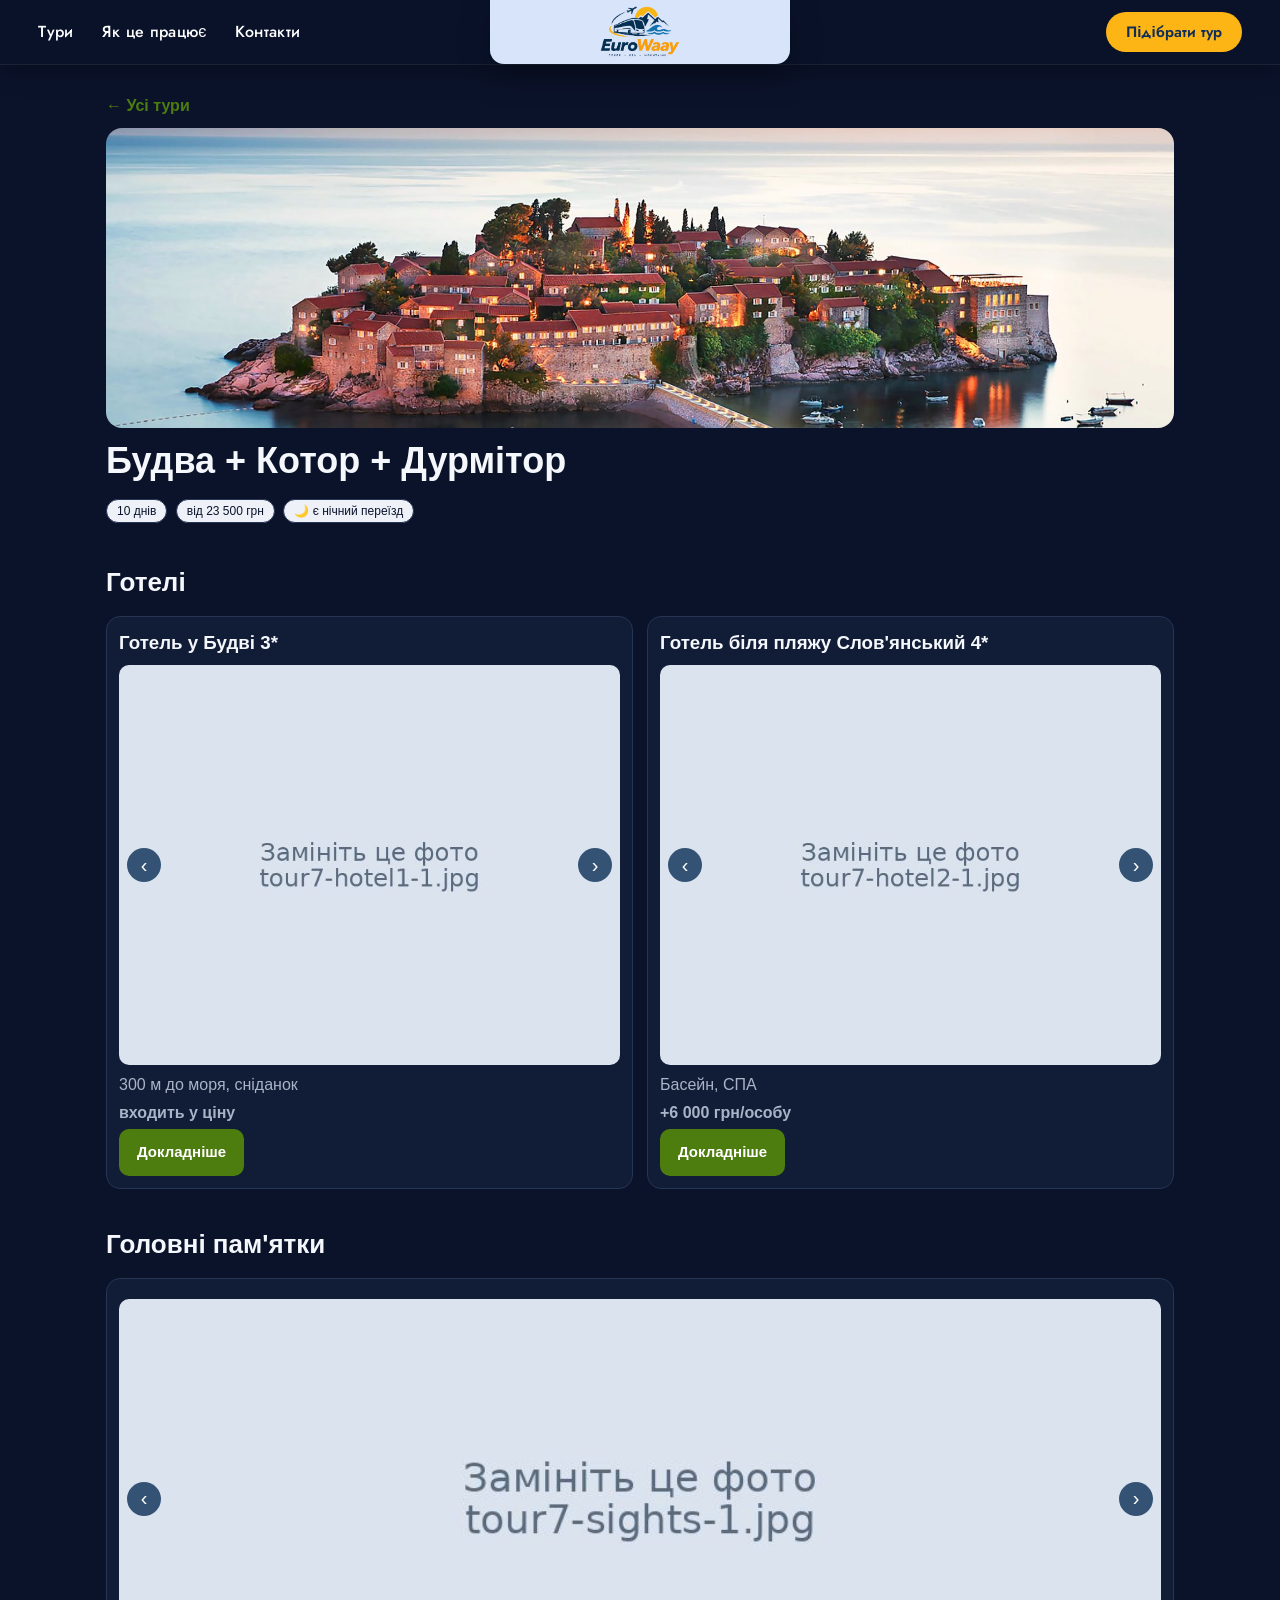
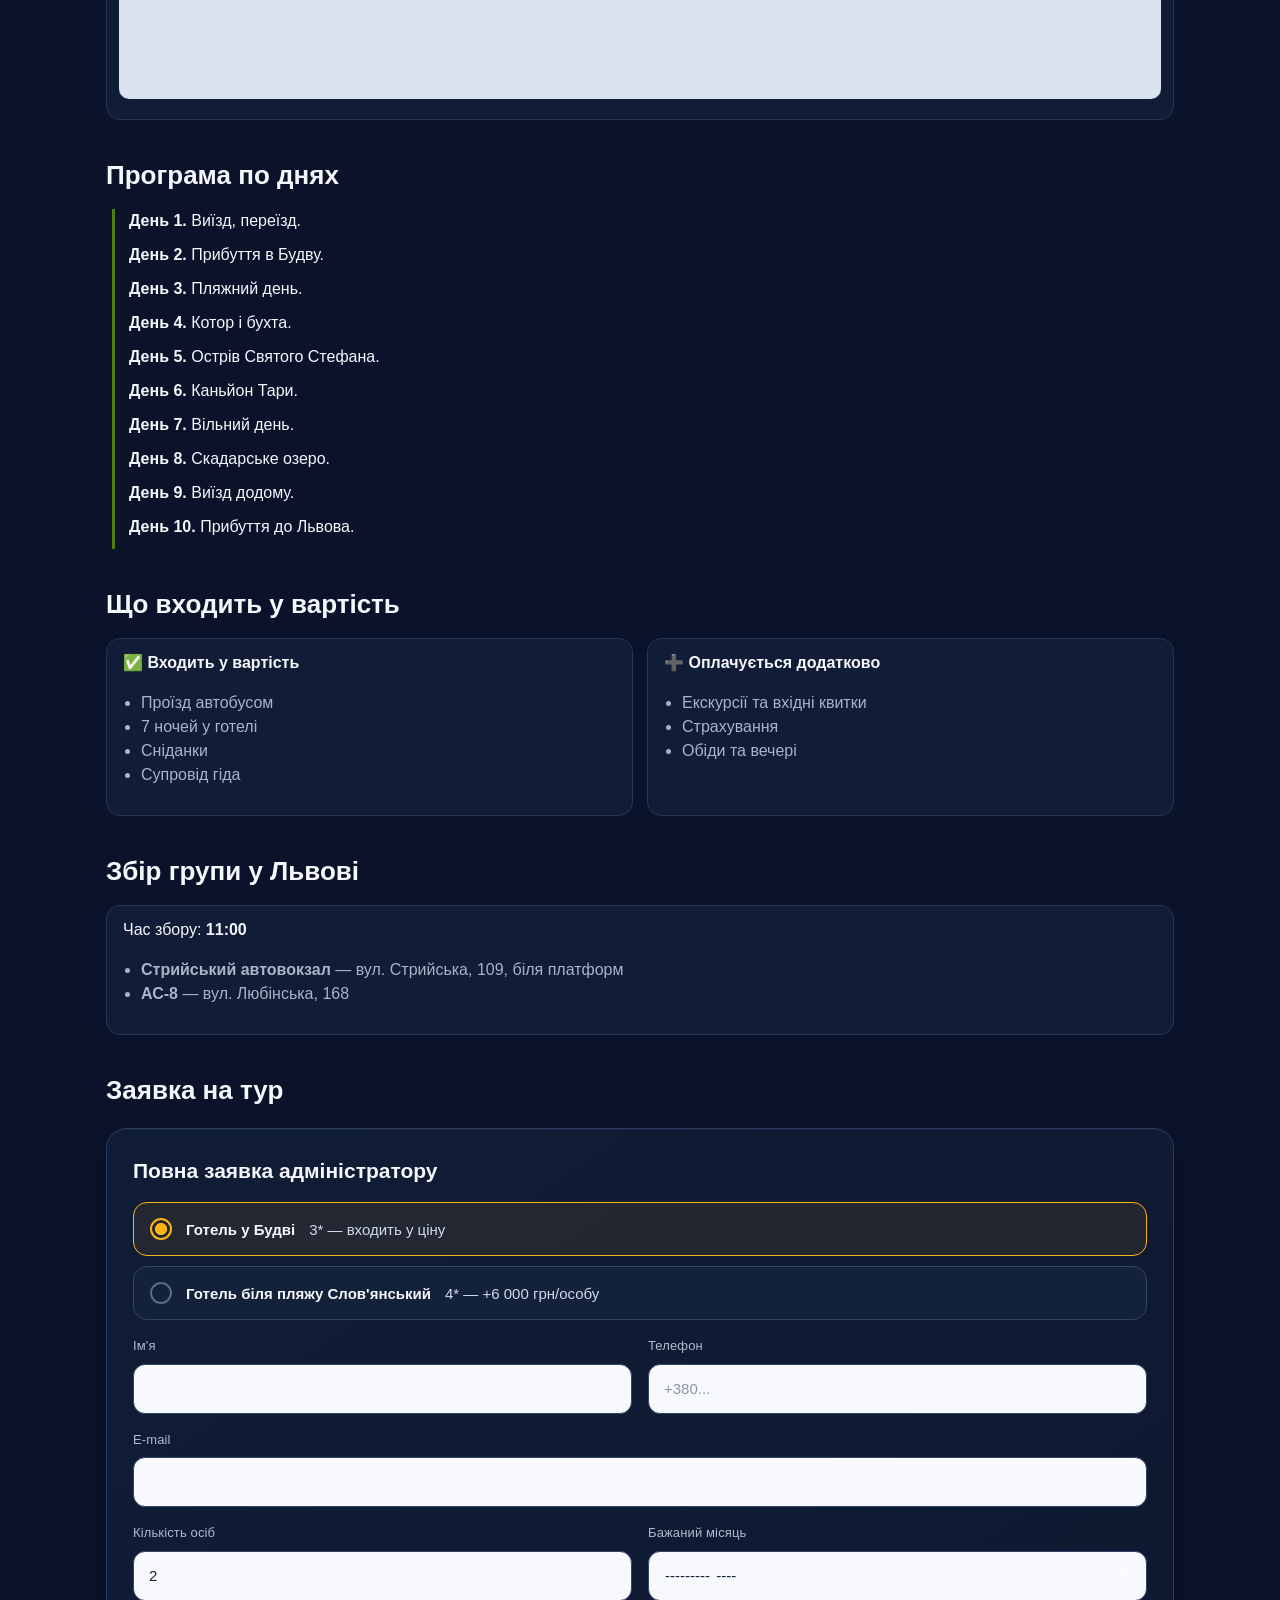
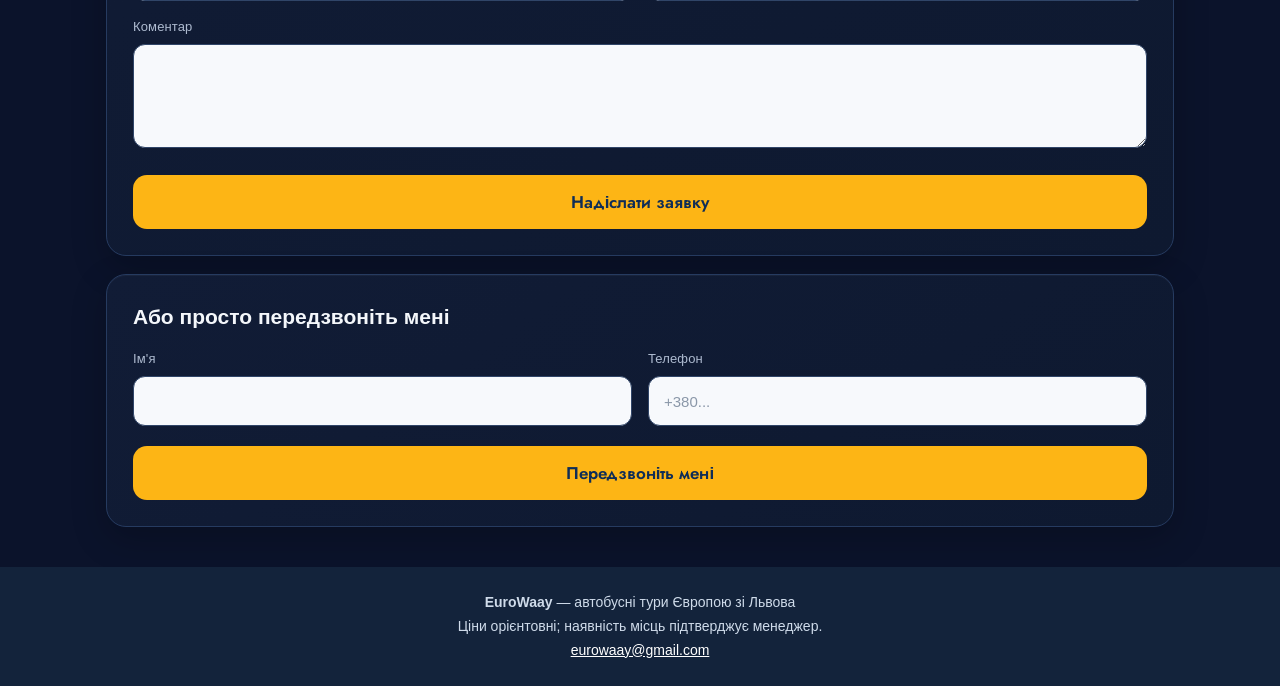
<file: tour7.html>
<!DOCTYPE html>
<html lang="uk">
<head>
<meta charset="utf-8">
<meta name="viewport" content="width=device-width, initial-scale=1">
<title>Будва + Котор + Дурмітор — EuroWaay</title>
<link rel="stylesheet" href="style.css">
<link rel="preconnect" href="https://fonts.googleapis.com">
<link rel="preconnect" href="https://fonts.gstatic.com" crossorigin>
<link href="https://fonts.googleapis.com/css2?family=Jost:wght@500;600&display=swap" rel="stylesheet">
<script>
  // Повна поява логотипа — лише при першому відкритті сайту за візит
  try {
    if (!sessionStorage.getItem("ew-intro")) {
      document.documentElement.className += " intro";
      sessionStorage.setItem("ew-intro", "1");
    }
  } catch (e) {
    document.documentElement.className += " intro";
  }
</script>
</head>
<body style="--kolir: #4d7c0f">
<header class="shapka scrolled shapka--prosta" id="shapka">
  <div class="shapka-in">
    <div class="shapka-livo">
      <button class="burger" type="button" id="burger" aria-label="Відкрити меню" aria-expanded="false" aria-controls="menu"><span></span></button>
      <nav class="menu" id="menu" aria-label="Головне меню">
        <a href="index.html#tury">Тури</a>
        <a href="index.html#yak">Як це працює</a>
        <a href="index.html#kontakty">Контакти</a>
      </nav>
    </div>
    <a class="logo-tab" href="index.html"><img src="logo.png" alt="EuroWaay — тури, море, гори"></a>
    <div class="shapka-pravo">
      <a class="shapka-knopka" href="index.html#filtry">Підібрати<span class="dop"> тур</span></a>
    </div>
  </div>
</header>

<div class="box">

  <a class="nazad" href="index.html">← Усі тури</a>

  <!-- ОБКЛАДИНКА: файл photos/tour7-cover.jpg -->
  <img class="oblozhka" src="photos/tour7-cover.jpg" alt="Будва + Котор + Дурмітор">

  <h1 style="text-align:left">Будва + Котор + Дурмітор</h1>
  <span class="tag">10 днів</span>
  <span class="tag">від 23 500 грн</span>
  <span class="tag">🌙 є нічний переїзд</span>

  <h2>Готелі</h2>
  <div class="vikna">

    <div class="vikno">
      <h3>Готель у Будві 3*</h3>
      <div class="gortalka">
        <div class="strichka">
          <img src="photos/tour7-hotel1-1.jpg" alt="Готель у Будві">
          <img src="photos/tour7-hotel1-2.jpg" alt="Готель у Будві">
          <img src="photos/tour7-hotel1-3.jpg" alt="Готель у Будві">
        </div>
        <button type="button" class="strilka livo" onclick="gortaty(this, -1)">‹</button>
        <button type="button" class="strilka pravo" onclick="gortaty(this, 1)">›</button>
      </div>
      <p>300 м до моря, сніданок</p>
      <p><b>входить у ціну</b></p>
      <!-- ПОСИЛАННЯ НА ГОТЕЛЬ: замініть # на адресу, наприклад https://www.booking.com/... -->
      <a class="knopka" href="#" target="_blank">Докладніше</a>
    </div>

    <div class="vikno">
      <h3>Готель біля пляжу Слов'янський 4*</h3>
      <div class="gortalka">
        <div class="strichka">
          <img src="photos/tour7-hotel2-1.jpg" alt="Готель біля пляжу Слов'янський">
          <img src="photos/tour7-hotel2-2.jpg" alt="Готель біля пляжу Слов'янський">
          <img src="photos/tour7-hotel2-3.jpg" alt="Готель біля пляжу Слов'янський">
        </div>
        <button type="button" class="strilka livo" onclick="gortaty(this, -1)">‹</button>
        <button type="button" class="strilka pravo" onclick="gortaty(this, 1)">›</button>
      </div>
      <p>Басейн, СПА</p>
      <p><b>+6 000 грн/особу</b></p>
      <!-- ПОСИЛАННЯ НА ГОТЕЛЬ: замініть # на адресу, наприклад https://www.booking.com/... -->
      <a class="knopka" href="#" target="_blank">Докладніше</a>
    </div>
  </div>

  <h2>Головні пам'ятки</h2>
  <div class="vikna">
    <div class="vikno">
      <div class="gortalka">
        <div class="strichka">
          <img src="photos/tour7-sights-1.jpg" alt="Пам'ятки">
          <img src="photos/tour7-sights-2.jpg" alt="Пам'ятки">
          <img src="photos/tour7-sights-3.jpg" alt="Пам'ятки">
          <img src="photos/tour7-sights-4.jpg" alt="Пам'ятки">
        </div>
        <button type="button" class="strilka livo" onclick="gortaty(this, -1)">‹</button>
        <button type="button" class="strilka pravo" onclick="gortaty(this, 1)">›</button>
      </div>
    </div>
  </div>

  <h2>Програма по днях</h2>
    <div class="den"><b>День 1.</b> Виїзд, переїзд.</div>
    <div class="den"><b>День 2.</b> Прибуття в Будву.</div>
    <div class="den"><b>День 3.</b> Пляжний день.</div>
    <div class="den"><b>День 4.</b> Котор і бухта.</div>
    <div class="den"><b>День 5.</b> Острів Святого Стефана.</div>
    <div class="den"><b>День 6.</b> Каньйон Тари.</div>
    <div class="den"><b>День 7.</b> Вільний день.</div>
    <div class="den"><b>День 8.</b> Скадарське озеро.</div>
    <div class="den"><b>День 9.</b> Виїзд додому.</div>
    <div class="den"><b>День 10.</b> Прибуття до Львова.</div>

  <h2>Що входить у вартість</h2>
  <div class="dva">
    <div class="blok"><b>✅ Входить у вартість</b><ul><li>Проїзд автобусом</li><li>7 ночей у готелі</li><li>Сніданки</li><li>Супровід гіда</li></ul></div>
    <div class="blok"><b>➕ Оплачується додатково</b><ul><li>Екскурсії та вхідні квитки</li><li>Страхування</li><li>Обіди та вечері</li></ul></div>
  </div>

  <h2>Збір групи у Львові</h2>
  <div class="blok">Час збору: <b>11:00</b><ul><li><b>Стрийський автовокзал</b> — вул. Стрийська, 109, біля платформ</li><li><b>АС-8</b> — вул. Любінська, 168</li></ul></div>

  <h2>Заявка на тур</h2>

  <!-- ПОВНА ЗАЯВКА -->
  <form class="zayavka">
    <p><b>Повна заявка адміністратору</b></p>
    <input type="hidden" name="_subject" value="Заявка на тур: Будва + Котор + Дурмітор">
    <input type="hidden" name="Тур" value="Будва + Котор + Дурмітор">
    <input type="text" name="_gotcha" class="hidden-pole" tabindex="-1" autocomplete="off">
    <p>
      <label class="hotel-vybir"><input type="radio" name="Готель" value="Готель у Будві 3*" checked> <b>Готель у Будві</b> 3* — входить у ціну</label>
      <label class="hotel-vybir"><input type="radio" name="Готель" value="Готель біля пляжу Слов'янський 4*"> <b>Готель біля пляжу Слов'янський</b> 4* — +6 000 грн/особу</label>
    </p>
    <p><label>Ім'я</label><input type="text" name="Ім'я" required></p>
    <p><label>Телефон</label><input type="tel" name="Телефон" required placeholder="+380..."></p>
    <p><label>E-mail</label><input type="email" name="email"></p>
    <p><label>Кількість осіб</label><input type="number" name="Кількість осіб" value="2" min="1" max="50"></p>
    <p><label>Бажаний місяць</label><input type="month" name="Місяць"></p>
    <p><label>Коментар</label><textarea name="Коментар" rows="3"></textarea></p>
    <button class="knopka" type="submit">Надіслати заявку</button>
  </form>

  <!-- ШВИДКИЙ ДЗВІНОК -->
  <form class="zayavka">
    <p><b>Або просто передзвоніть мені</b></p>
    <input type="hidden" name="_subject" value="Передзвонити: Будва + Котор + Дурмітор">
    <input type="hidden" name="Тур" value="Будва + Котор + Дурмітор">
    <input type="text" name="_gotcha" class="hidden-pole" tabindex="-1" autocomplete="off">
    <p><label>Ім'я</label><input type="text" name="Ім'я" required></p>
    <p><label>Телефон</label><input type="tel" name="Телефон" required placeholder="+380..."></p>
    <button class="knopka" type="submit">Передзвоніть мені</button>
  </form>

</div>

<footer>
  <b>EuroWaay</b> — автобусні тури Європою зі Львова<br>
  Ціни орієнтовні; наявність місць підтверджує менеджер.<br>
  <a href="mailto:eurowaay@gmail.com">eurowaay@gmail.com</a>
</footer>
<script src="script.js"></script>
</body>
</html>
</file>
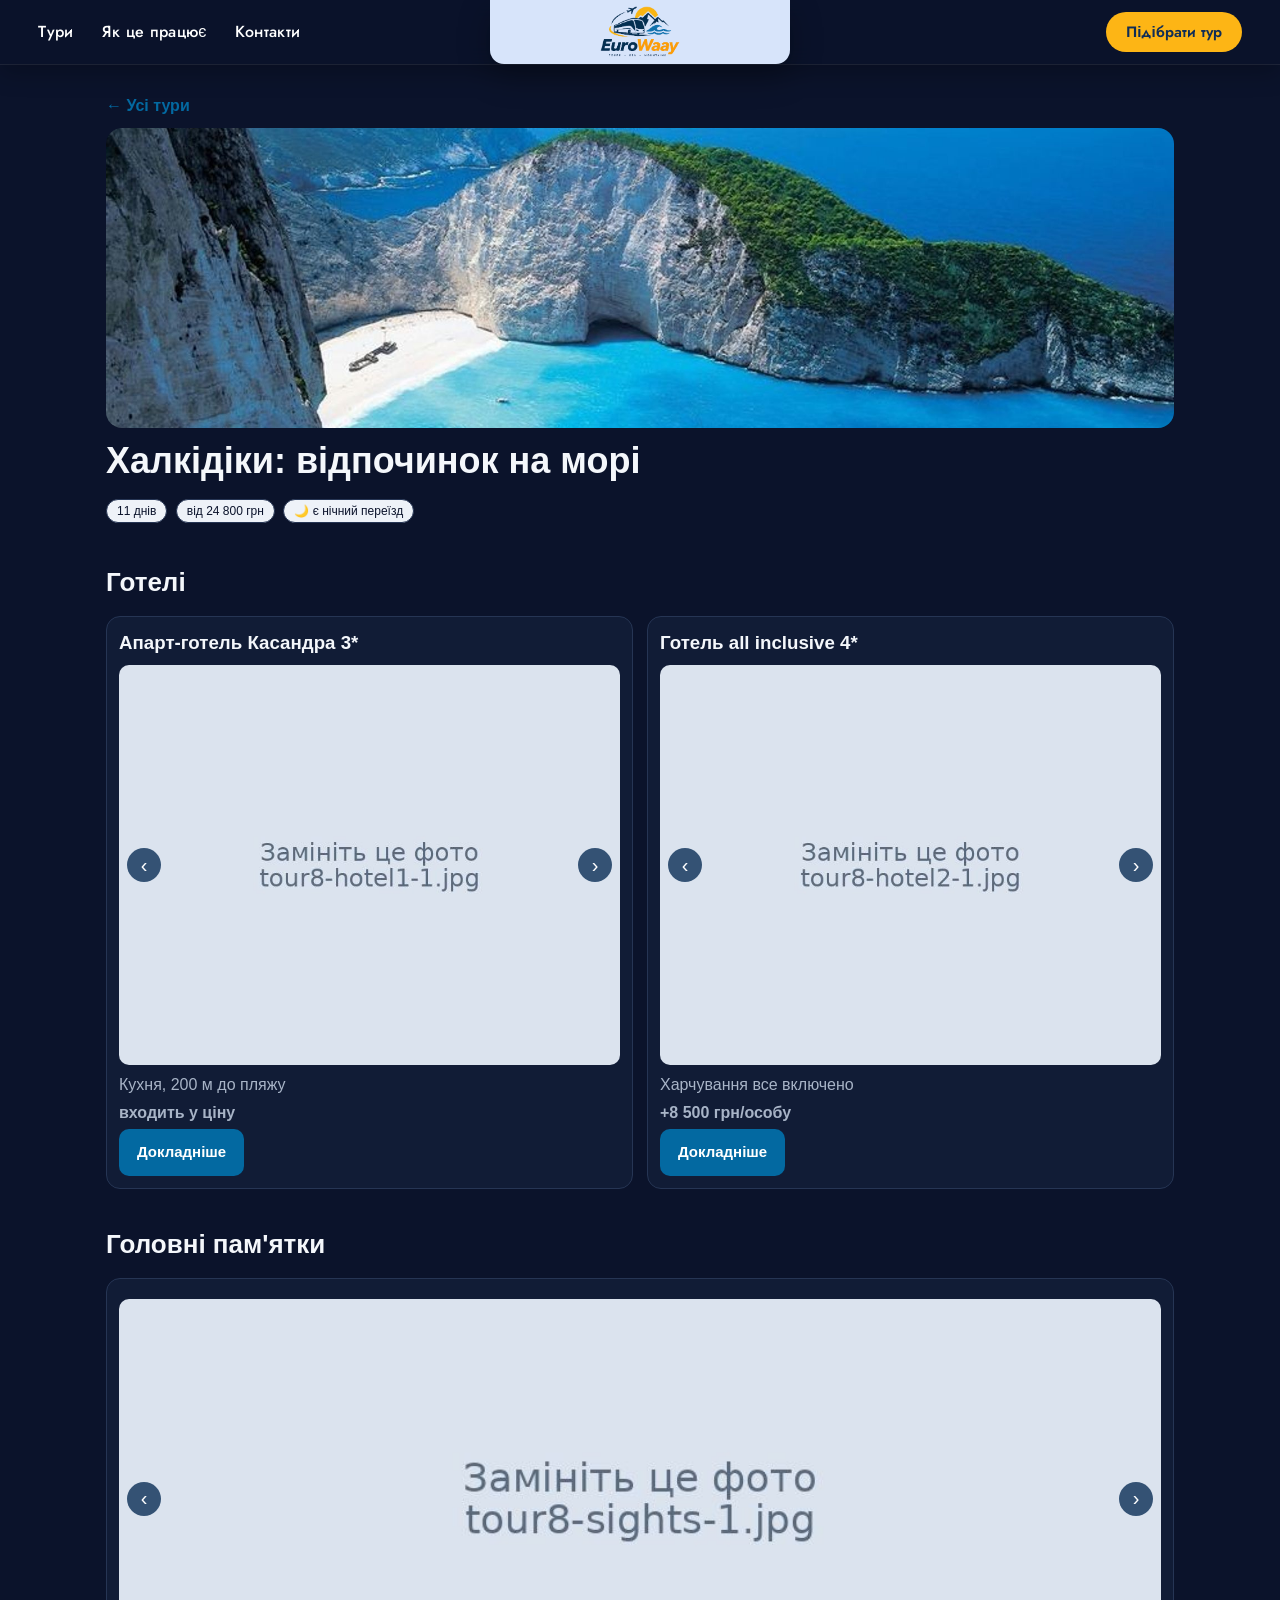
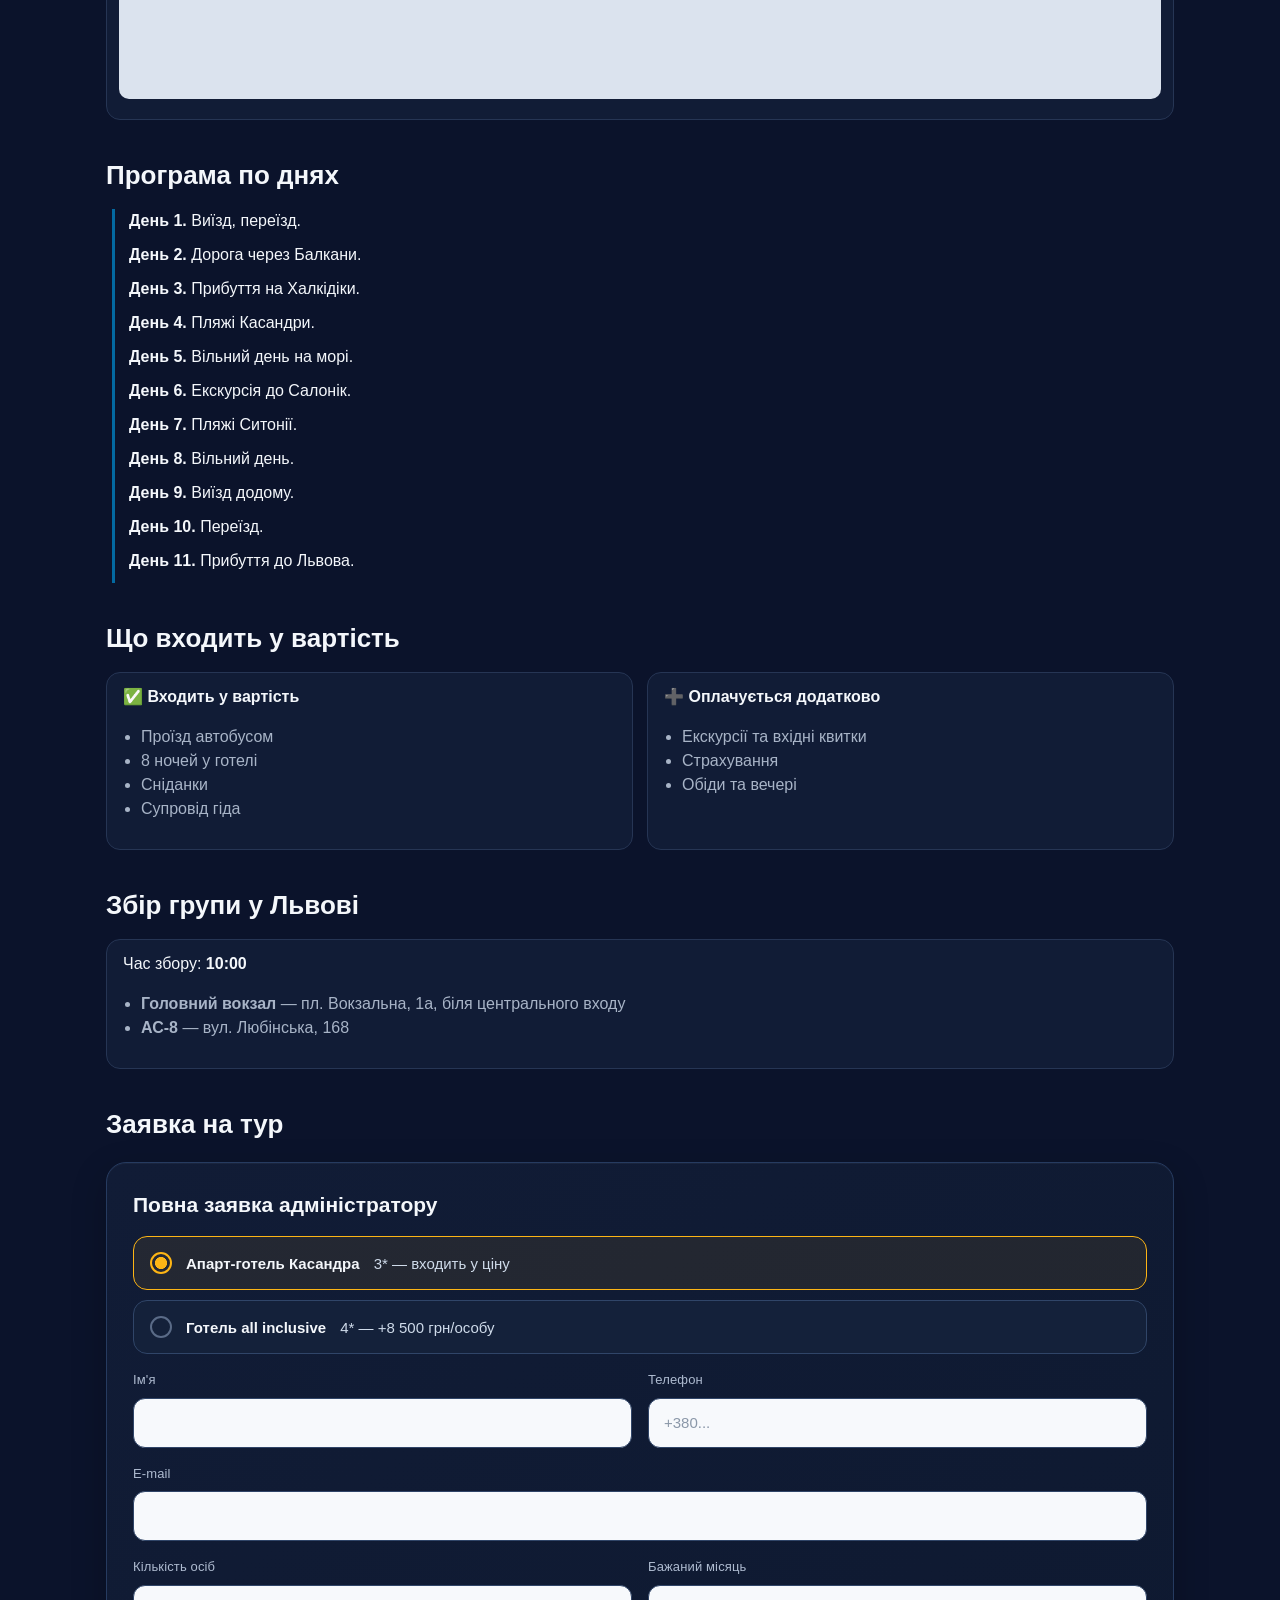
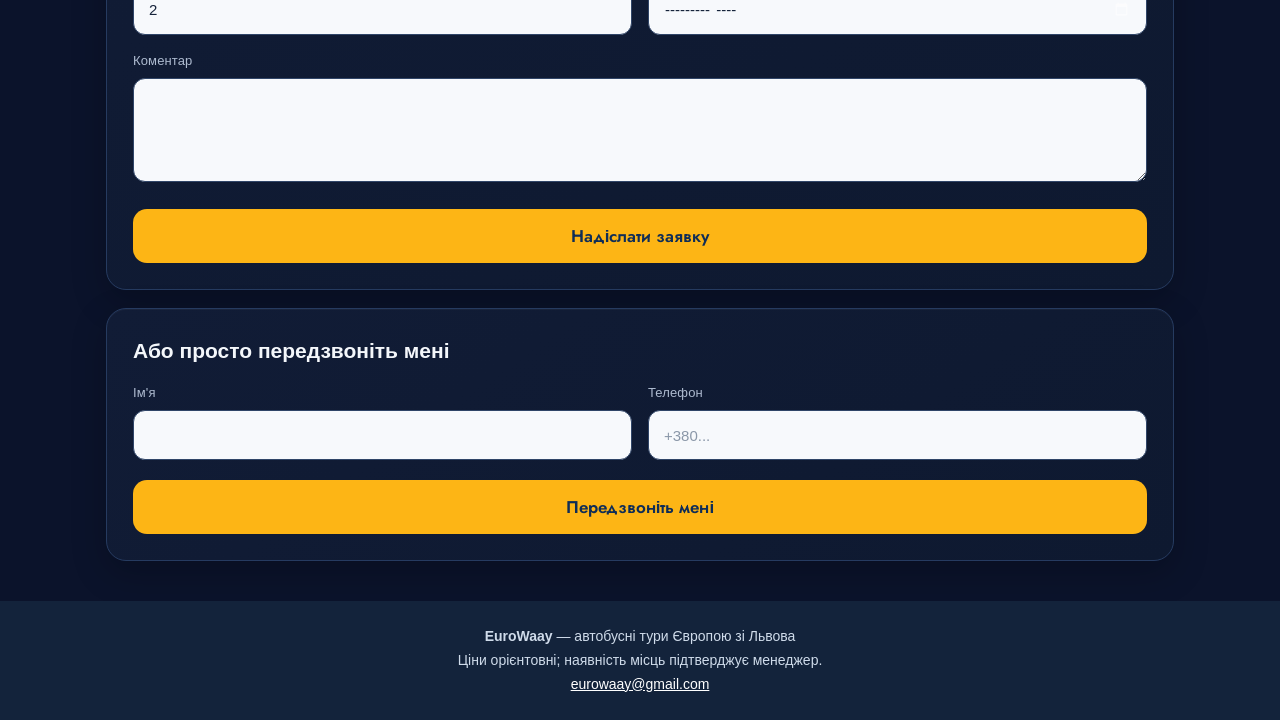
<file: tour8.html>
<!DOCTYPE html>
<html lang="uk">
<head>
<meta charset="utf-8">
<meta name="viewport" content="width=device-width, initial-scale=1">
<title>Халкідіки: відпочинок на морі — EuroWaay</title>
<link rel="stylesheet" href="style.css">
<link rel="preconnect" href="https://fonts.googleapis.com">
<link rel="preconnect" href="https://fonts.gstatic.com" crossorigin>
<link href="https://fonts.googleapis.com/css2?family=Jost:wght@500;600&display=swap" rel="stylesheet">
<script>
  // Повна поява логотипа — лише при першому відкритті сайту за візит
  try {
    if (!sessionStorage.getItem("ew-intro")) {
      document.documentElement.className += " intro";
      sessionStorage.setItem("ew-intro", "1");
    }
  } catch (e) {
    document.documentElement.className += " intro";
  }
</script>
</head>
<body style="--kolir: #0369a1">
<header class="shapka scrolled shapka--prosta" id="shapka">
  <div class="shapka-in">
    <div class="shapka-livo">
      <button class="burger" type="button" id="burger" aria-label="Відкрити меню" aria-expanded="false" aria-controls="menu"><span></span></button>
      <nav class="menu" id="menu" aria-label="Головне меню">
        <a href="index.html#tury">Тури</a>
        <a href="index.html#yak">Як це працює</a>
        <a href="index.html#kontakty">Контакти</a>
      </nav>
    </div>
    <a class="logo-tab" href="index.html"><img src="logo.png" alt="EuroWaay — тури, море, гори"></a>
    <div class="shapka-pravo">
      <a class="shapka-knopka" href="index.html#filtry">Підібрати<span class="dop"> тур</span></a>
    </div>
  </div>
</header>

<div class="box">

  <a class="nazad" href="index.html">← Усі тури</a>

  <!-- ОБКЛАДИНКА: файл photos/tour8-cover.jpg -->
  <img class="oblozhka" src="photos/tour8-cover.jpg" alt="Халкідіки: відпочинок на морі">

  <h1 style="text-align:left">Халкідіки: відпочинок на морі</h1>
  <span class="tag">11 днів</span>
  <span class="tag">від 24 800 грн</span>
  <span class="tag">🌙 є нічний переїзд</span>

  <h2>Готелі</h2>
  <div class="vikna">

    <div class="vikno">
      <h3>Апарт-готель Касандра 3*</h3>
      <div class="gortalka">
        <div class="strichka">
          <img src="photos/tour8-hotel1-1.jpg" alt="Апарт-готель Касандра">
          <img src="photos/tour8-hotel1-2.jpg" alt="Апарт-готель Касандра">
          <img src="photos/tour8-hotel1-3.jpg" alt="Апарт-готель Касандра">
        </div>
        <button type="button" class="strilka livo" onclick="gortaty(this, -1)">‹</button>
        <button type="button" class="strilka pravo" onclick="gortaty(this, 1)">›</button>
      </div>
      <p>Кухня, 200 м до пляжу</p>
      <p><b>входить у ціну</b></p>
      <!-- ПОСИЛАННЯ НА ГОТЕЛЬ: замініть # на адресу, наприклад https://www.booking.com/... -->
      <a class="knopka" href="#" target="_blank">Докладніше</a>
    </div>

    <div class="vikno">
      <h3>Готель all inclusive 4*</h3>
      <div class="gortalka">
        <div class="strichka">
          <img src="photos/tour8-hotel2-1.jpg" alt="Готель all inclusive">
          <img src="photos/tour8-hotel2-2.jpg" alt="Готель all inclusive">
          <img src="photos/tour8-hotel2-3.jpg" alt="Готель all inclusive">
        </div>
        <button type="button" class="strilka livo" onclick="gortaty(this, -1)">‹</button>
        <button type="button" class="strilka pravo" onclick="gortaty(this, 1)">›</button>
      </div>
      <p>Харчування все включено</p>
      <p><b>+8 500 грн/особу</b></p>
      <!-- ПОСИЛАННЯ НА ГОТЕЛЬ: замініть # на адресу, наприклад https://www.booking.com/... -->
      <a class="knopka" href="#" target="_blank">Докладніше</a>
    </div>
  </div>

  <h2>Головні пам'ятки</h2>
  <div class="vikna">
    <div class="vikno">
      <div class="gortalka">
        <div class="strichka">
          <img src="photos/tour8-sights-1.jpg" alt="Пам'ятки">
          <img src="photos/tour8-sights-2.jpg" alt="Пам'ятки">
          <img src="photos/tour8-sights-3.jpg" alt="Пам'ятки">
          <img src="photos/tour8-sights-4.jpg" alt="Пам'ятки">
        </div>
        <button type="button" class="strilka livo" onclick="gortaty(this, -1)">‹</button>
        <button type="button" class="strilka pravo" onclick="gortaty(this, 1)">›</button>
      </div>
    </div>
  </div>

  <h2>Програма по днях</h2>
    <div class="den"><b>День 1.</b> Виїзд, переїзд.</div>
    <div class="den"><b>День 2.</b> Дорога через Балкани.</div>
    <div class="den"><b>День 3.</b> Прибуття на Халкідіки.</div>
    <div class="den"><b>День 4.</b> Пляжі Касандри.</div>
    <div class="den"><b>День 5.</b> Вільний день на морі.</div>
    <div class="den"><b>День 6.</b> Екскурсія до Салонік.</div>
    <div class="den"><b>День 7.</b> Пляжі Ситонії.</div>
    <div class="den"><b>День 8.</b> Вільний день.</div>
    <div class="den"><b>День 9.</b> Виїзд додому.</div>
    <div class="den"><b>День 10.</b> Переїзд.</div>
    <div class="den"><b>День 11.</b> Прибуття до Львова.</div>

  <h2>Що входить у вартість</h2>
  <div class="dva">
    <div class="blok"><b>✅ Входить у вартість</b><ul><li>Проїзд автобусом</li><li>8 ночей у готелі</li><li>Сніданки</li><li>Супровід гіда</li></ul></div>
    <div class="blok"><b>➕ Оплачується додатково</b><ul><li>Екскурсії та вхідні квитки</li><li>Страхування</li><li>Обіди та вечері</li></ul></div>
  </div>

  <h2>Збір групи у Львові</h2>
  <div class="blok">Час збору: <b>10:00</b><ul><li><b>Головний вокзал</b> — пл. Вокзальна, 1а, біля центрального входу</li><li><b>АС-8</b> — вул. Любінська, 168</li></ul></div>

  <h2>Заявка на тур</h2>

  <!-- ПОВНА ЗАЯВКА -->
  <form class="zayavka">
    <p><b>Повна заявка адміністратору</b></p>
    <input type="hidden" name="_subject" value="Заявка на тур: Халкідіки: відпочинок на морі">
    <input type="hidden" name="Тур" value="Халкідіки: відпочинок на морі">
    <input type="text" name="_gotcha" class="hidden-pole" tabindex="-1" autocomplete="off">
    <p>
      <label class="hotel-vybir"><input type="radio" name="Готель" value="Апарт-готель Касандра 3*" checked> <b>Апарт-готель Касандра</b> 3* — входить у ціну</label>
      <label class="hotel-vybir"><input type="radio" name="Готель" value="Готель all inclusive 4*"> <b>Готель all inclusive</b> 4* — +8 500 грн/особу</label>
    </p>
    <p><label>Ім'я</label><input type="text" name="Ім'я" required></p>
    <p><label>Телефон</label><input type="tel" name="Телефон" required placeholder="+380..."></p>
    <p><label>E-mail</label><input type="email" name="email"></p>
    <p><label>Кількість осіб</label><input type="number" name="Кількість осіб" value="2" min="1" max="50"></p>
    <p><label>Бажаний місяць</label><input type="month" name="Місяць"></p>
    <p><label>Коментар</label><textarea name="Коментар" rows="3"></textarea></p>
    <button class="knopka" type="submit">Надіслати заявку</button>
  </form>

  <!-- ШВИДКИЙ ДЗВІНОК -->
  <form class="zayavka">
    <p><b>Або просто передзвоніть мені</b></p>
    <input type="hidden" name="_subject" value="Передзвонити: Халкідіки: відпочинок на морі">
    <input type="hidden" name="Тур" value="Халкідіки: відпочинок на морі">
    <input type="text" name="_gotcha" class="hidden-pole" tabindex="-1" autocomplete="off">
    <p><label>Ім'я</label><input type="text" name="Ім'я" required></p>
    <p><label>Телефон</label><input type="tel" name="Телефон" required placeholder="+380..."></p>
    <button class="knopka" type="submit">Передзвоніть мені</button>
  </form>

</div>

<footer>
  <b>EuroWaay</b> — автобусні тури Європою зі Львова<br>
  Ціни орієнтовні; наявність місць підтверджує менеджер.<br>
  <a href="mailto:eurowaay@gmail.com">eurowaay@gmail.com</a>
</footer>
<script src="script.js"></script>
</body>
</html>
</file>
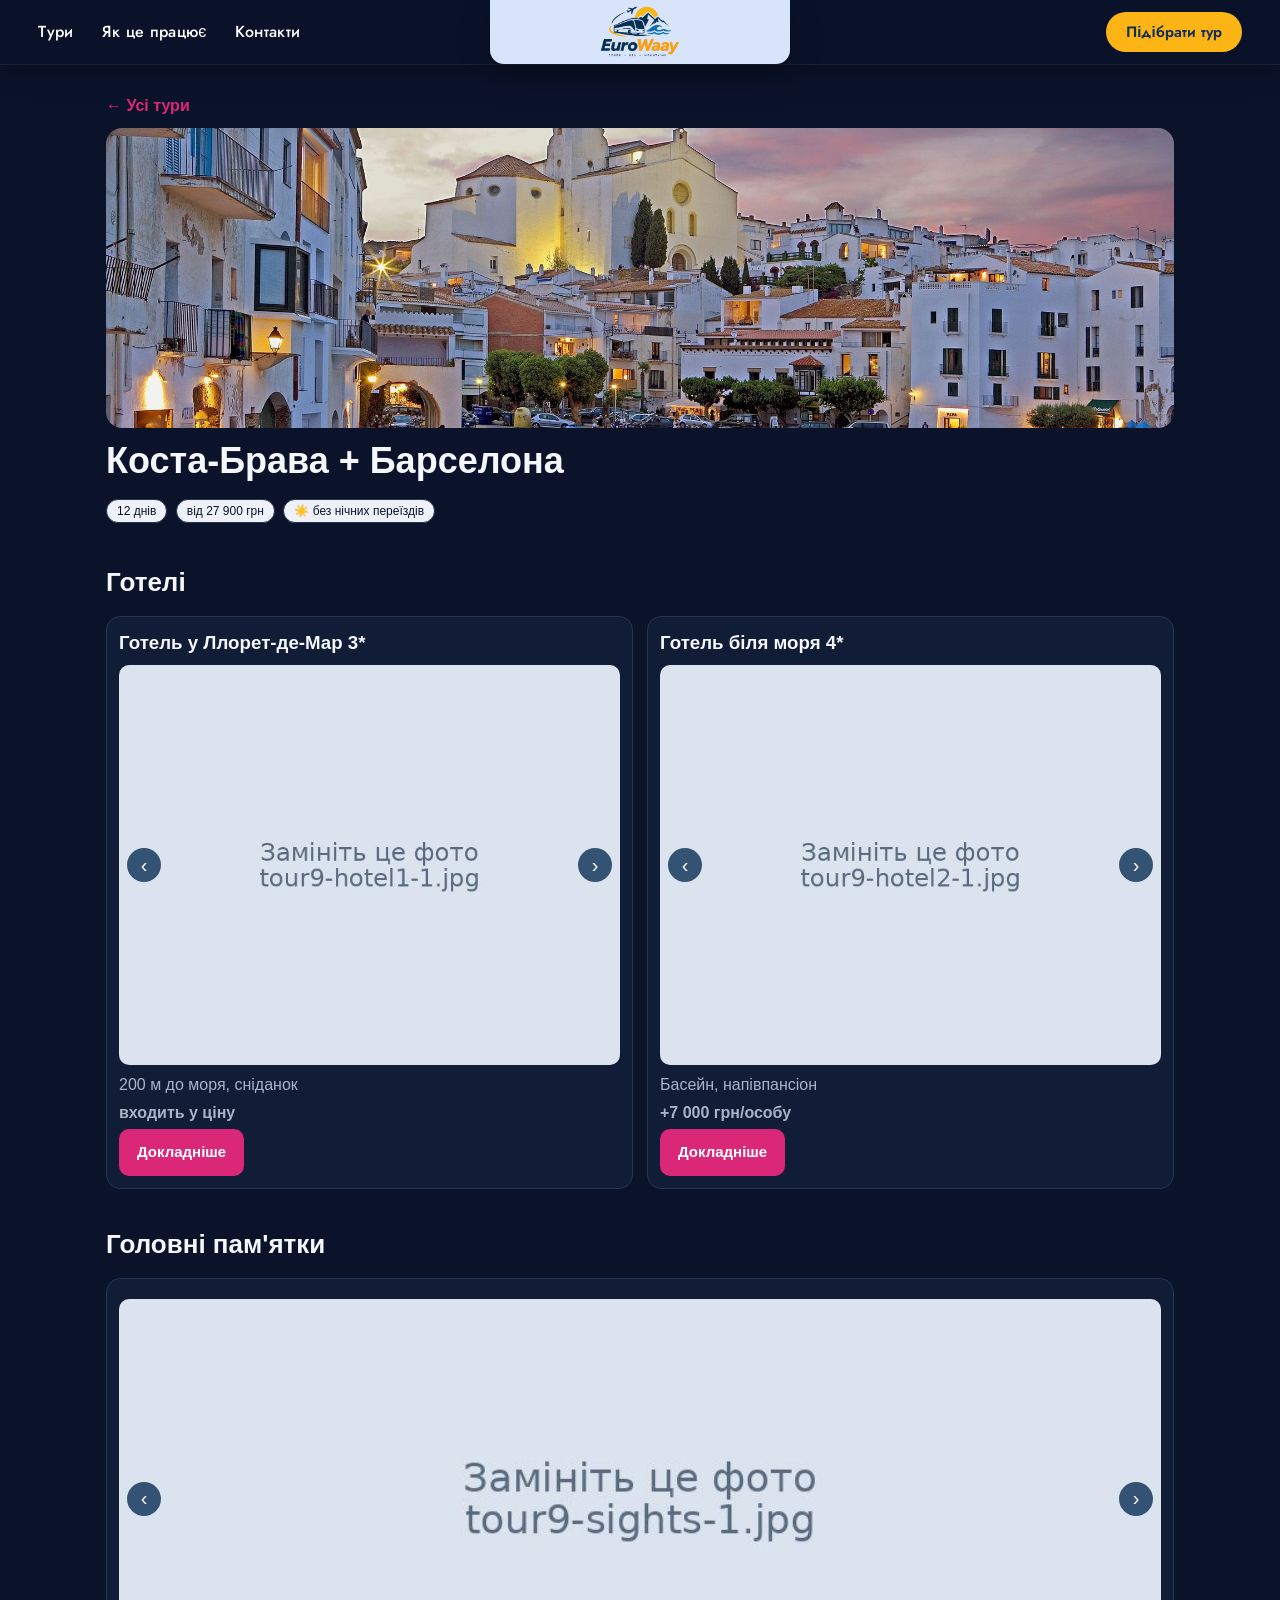
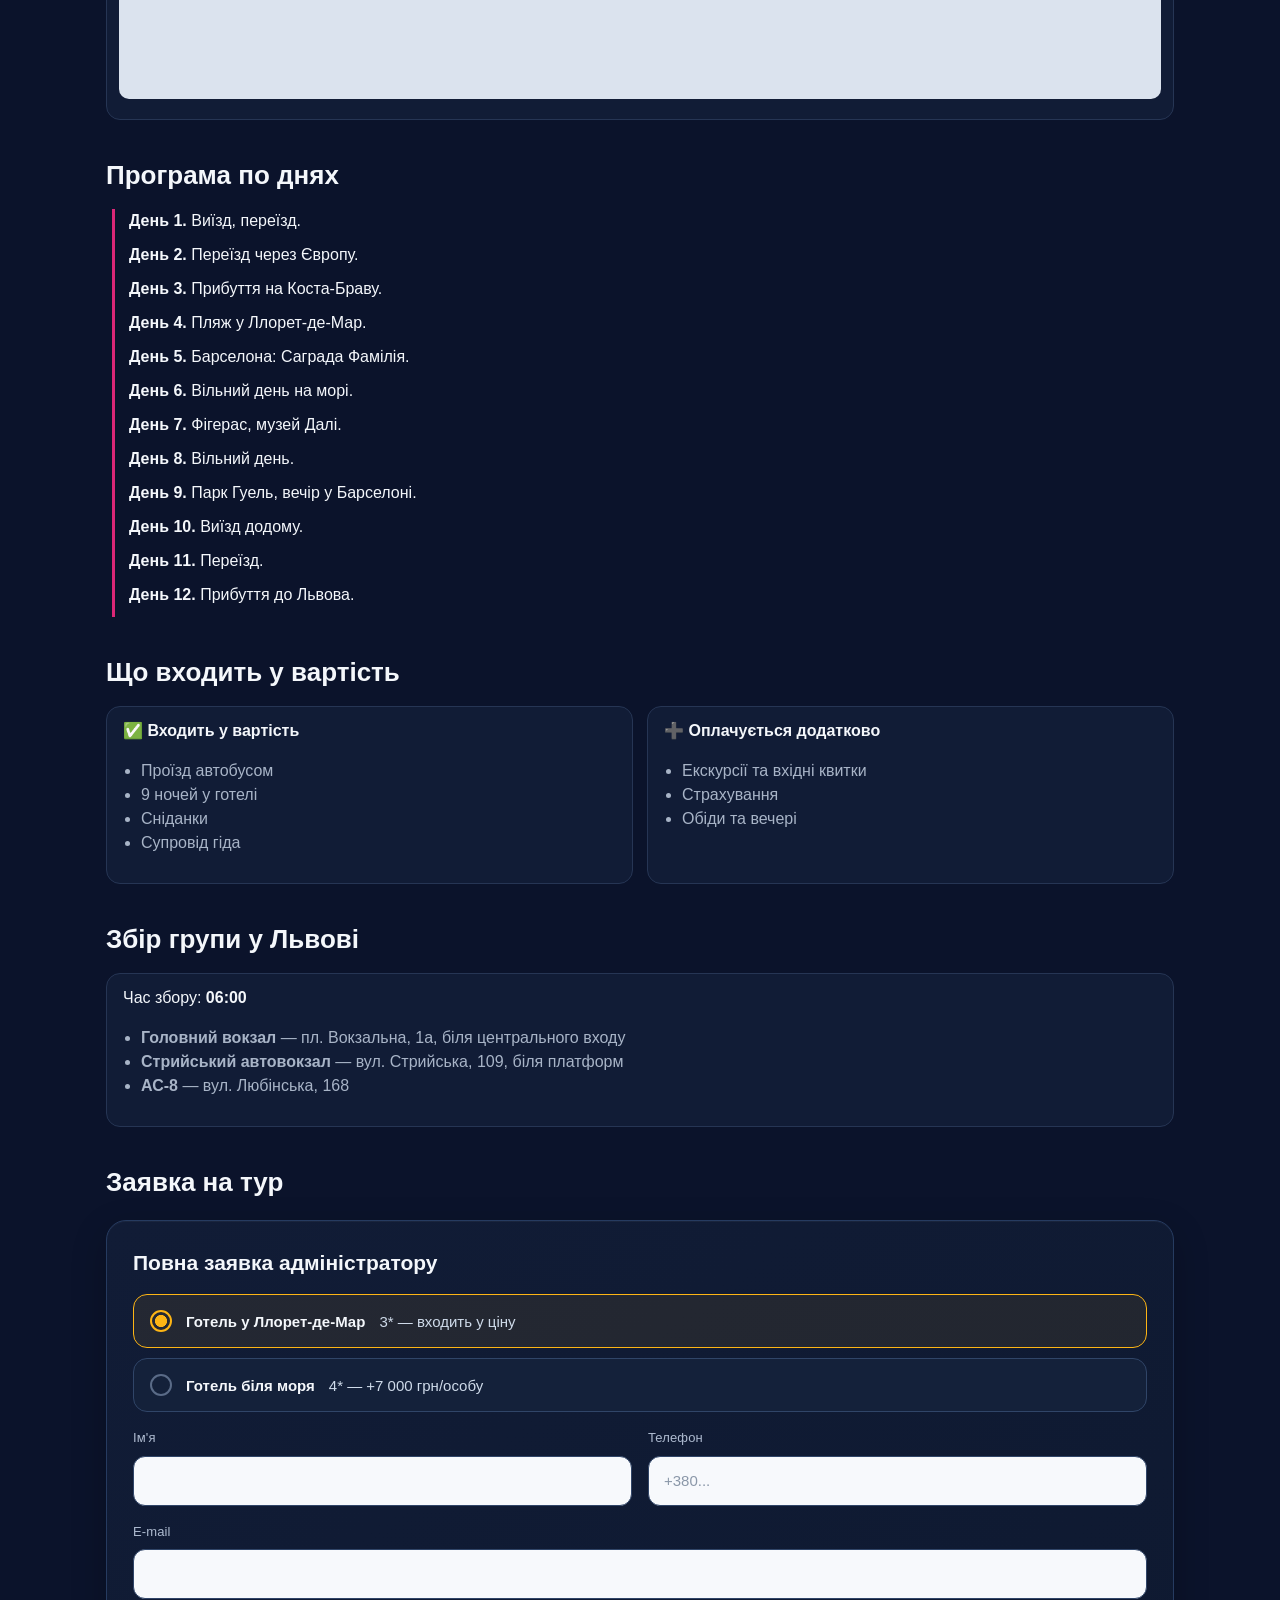
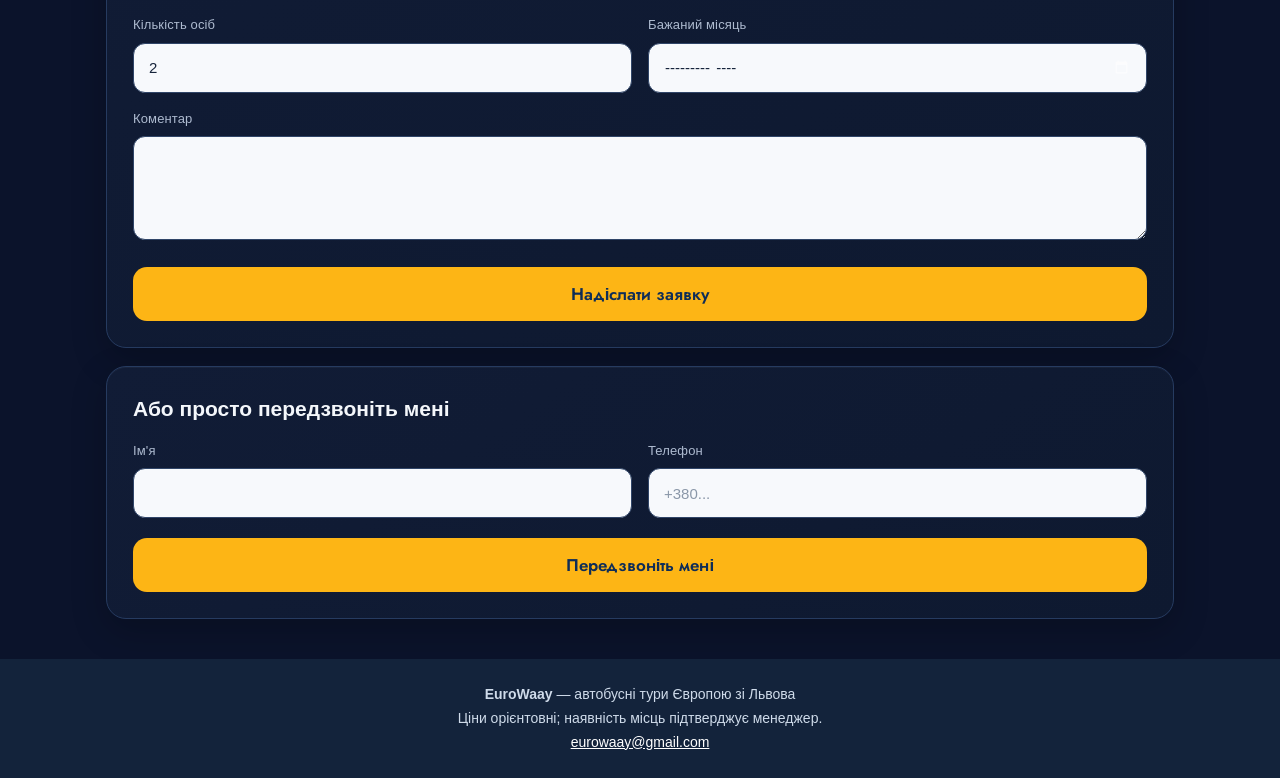
<file: tour9.html>
<!DOCTYPE html>
<html lang="uk">
<head>
<meta charset="utf-8">
<meta name="viewport" content="width=device-width, initial-scale=1">
<title>Коста-Брава + Барселона — EuroWaay</title>
<link rel="stylesheet" href="style.css">
<link rel="preconnect" href="https://fonts.googleapis.com">
<link rel="preconnect" href="https://fonts.gstatic.com" crossorigin>
<link href="https://fonts.googleapis.com/css2?family=Jost:wght@500;600&display=swap" rel="stylesheet">
<script>
  // Повна поява логотипа — лише при першому відкритті сайту за візит
  try {
    if (!sessionStorage.getItem("ew-intro")) {
      document.documentElement.className += " intro";
      sessionStorage.setItem("ew-intro", "1");
    }
  } catch (e) {
    document.documentElement.className += " intro";
  }
</script>
</head>
<body style="--kolir: #db2777">
<header class="shapka scrolled shapka--prosta" id="shapka">
  <div class="shapka-in">
    <div class="shapka-livo">
      <button class="burger" type="button" id="burger" aria-label="Відкрити меню" aria-expanded="false" aria-controls="menu"><span></span></button>
      <nav class="menu" id="menu" aria-label="Головне меню">
        <a href="index.html#tury">Тури</a>
        <a href="index.html#yak">Як це працює</a>
        <a href="index.html#kontakty">Контакти</a>
      </nav>
    </div>
    <a class="logo-tab" href="index.html"><img src="logo.png" alt="EuroWaay — тури, море, гори"></a>
    <div class="shapka-pravo">
      <a class="shapka-knopka" href="index.html#filtry">Підібрати<span class="dop"> тур</span></a>
    </div>
  </div>
</header>

<div class="box">

  <a class="nazad" href="index.html">← Усі тури</a>

  <!-- ОБКЛАДИНКА: файл photos/tour9-cover.jpg -->
  <img class="oblozhka" src="photos/tour9-cover.jpg" alt="Коста-Брава + Барселона">

  <h1 style="text-align:left">Коста-Брава + Барселона</h1>
  <span class="tag">12 днів</span>
  <span class="tag">від 27 900 грн</span>
  <span class="tag">☀️ без нічних переїздів</span>

  <h2>Готелі</h2>
  <div class="vikna">

    <div class="vikno">
      <h3>Готель у Ллорет-де-Мар 3*</h3>
      <div class="gortalka">
        <div class="strichka">
          <img src="photos/tour9-hotel1-1.jpg" alt="Готель у Ллорет-де-Мар">
          <img src="photos/tour9-hotel1-2.jpg" alt="Готель у Ллорет-де-Мар">
          <img src="photos/tour9-hotel1-3.jpg" alt="Готель у Ллорет-де-Мар">
        </div>
        <button type="button" class="strilka livo" onclick="gortaty(this, -1)">‹</button>
        <button type="button" class="strilka pravo" onclick="gortaty(this, 1)">›</button>
      </div>
      <p>200 м до моря, сніданок</p>
      <p><b>входить у ціну</b></p>
      <!-- ПОСИЛАННЯ НА ГОТЕЛЬ: замініть # на адресу, наприклад https://www.booking.com/... -->
      <a class="knopka" href="#" target="_blank">Докладніше</a>
    </div>

    <div class="vikno">
      <h3>Готель біля моря 4*</h3>
      <div class="gortalka">
        <div class="strichka">
          <img src="photos/tour9-hotel2-1.jpg" alt="Готель біля моря">
          <img src="photos/tour9-hotel2-2.jpg" alt="Готель біля моря">
          <img src="photos/tour9-hotel2-3.jpg" alt="Готель біля моря">
        </div>
        <button type="button" class="strilka livo" onclick="gortaty(this, -1)">‹</button>
        <button type="button" class="strilka pravo" onclick="gortaty(this, 1)">›</button>
      </div>
      <p>Басейн, напівпансіон</p>
      <p><b>+7 000 грн/особу</b></p>
      <!-- ПОСИЛАННЯ НА ГОТЕЛЬ: замініть # на адресу, наприклад https://www.booking.com/... -->
      <a class="knopka" href="#" target="_blank">Докладніше</a>
    </div>
  </div>

  <h2>Головні пам'ятки</h2>
  <div class="vikna">
    <div class="vikno">
      <div class="gortalka">
        <div class="strichka">
          <img src="photos/tour9-sights-1.jpg" alt="Пам'ятки">
          <img src="photos/tour9-sights-2.jpg" alt="Пам'ятки">
          <img src="photos/tour9-sights-3.jpg" alt="Пам'ятки">
          <img src="photos/tour9-sights-4.jpg" alt="Пам'ятки">
        </div>
        <button type="button" class="strilka livo" onclick="gortaty(this, -1)">‹</button>
        <button type="button" class="strilka pravo" onclick="gortaty(this, 1)">›</button>
      </div>
    </div>
  </div>

  <h2>Програма по днях</h2>
    <div class="den"><b>День 1.</b> Виїзд, переїзд.</div>
    <div class="den"><b>День 2.</b> Переїзд через Європу.</div>
    <div class="den"><b>День 3.</b> Прибуття на Коста-Браву.</div>
    <div class="den"><b>День 4.</b> Пляж у Ллорет-де-Мар.</div>
    <div class="den"><b>День 5.</b> Барселона: Саграда Фамілія.</div>
    <div class="den"><b>День 6.</b> Вільний день на морі.</div>
    <div class="den"><b>День 7.</b> Фігерас, музей Далі.</div>
    <div class="den"><b>День 8.</b> Вільний день.</div>
    <div class="den"><b>День 9.</b> Парк Гуель, вечір у Барселоні.</div>
    <div class="den"><b>День 10.</b> Виїзд додому.</div>
    <div class="den"><b>День 11.</b> Переїзд.</div>
    <div class="den"><b>День 12.</b> Прибуття до Львова.</div>

  <h2>Що входить у вартість</h2>
  <div class="dva">
    <div class="blok"><b>✅ Входить у вартість</b><ul><li>Проїзд автобусом</li><li>9 ночей у готелі</li><li>Сніданки</li><li>Супровід гіда</li></ul></div>
    <div class="blok"><b>➕ Оплачується додатково</b><ul><li>Екскурсії та вхідні квитки</li><li>Страхування</li><li>Обіди та вечері</li></ul></div>
  </div>

  <h2>Збір групи у Львові</h2>
  <div class="blok">Час збору: <b>06:00</b><ul><li><b>Головний вокзал</b> — пл. Вокзальна, 1а, біля центрального входу</li><li><b>Стрийський автовокзал</b> — вул. Стрийська, 109, біля платформ</li><li><b>АС-8</b> — вул. Любінська, 168</li></ul></div>

  <h2>Заявка на тур</h2>

  <!-- ПОВНА ЗАЯВКА -->
  <form class="zayavka">
    <p><b>Повна заявка адміністратору</b></p>
    <input type="hidden" name="_subject" value="Заявка на тур: Коста-Брава + Барселона">
    <input type="hidden" name="Тур" value="Коста-Брава + Барселона">
    <input type="text" name="_gotcha" class="hidden-pole" tabindex="-1" autocomplete="off">
    <p>
      <label class="hotel-vybir"><input type="radio" name="Готель" value="Готель у Ллорет-де-Мар 3*" checked> <b>Готель у Ллорет-де-Мар</b> 3* — входить у ціну</label>
      <label class="hotel-vybir"><input type="radio" name="Готель" value="Готель біля моря 4*"> <b>Готель біля моря</b> 4* — +7 000 грн/особу</label>
    </p>
    <p><label>Ім'я</label><input type="text" name="Ім'я" required></p>
    <p><label>Телефон</label><input type="tel" name="Телефон" required placeholder="+380..."></p>
    <p><label>E-mail</label><input type="email" name="email"></p>
    <p><label>Кількість осіб</label><input type="number" name="Кількість осіб" value="2" min="1" max="50"></p>
    <p><label>Бажаний місяць</label><input type="month" name="Місяць"></p>
    <p><label>Коментар</label><textarea name="Коментар" rows="3"></textarea></p>
    <button class="knopka" type="submit">Надіслати заявку</button>
  </form>

  <!-- ШВИДКИЙ ДЗВІНОК -->
  <form class="zayavka">
    <p><b>Або просто передзвоніть мені</b></p>
    <input type="hidden" name="_subject" value="Передзвонити: Коста-Брава + Барселона">
    <input type="hidden" name="Тур" value="Коста-Брава + Барселона">
    <input type="text" name="_gotcha" class="hidden-pole" tabindex="-1" autocomplete="off">
    <p><label>Ім'я</label><input type="text" name="Ім'я" required></p>
    <p><label>Телефон</label><input type="tel" name="Телефон" required placeholder="+380..."></p>
    <button class="knopka" type="submit">Передзвоніть мені</button>
  </form>

</div>

<footer>
  <b>EuroWaay</b> — автобусні тури Європою зі Львова<br>
  Ціни орієнтовні; наявність місць підтверджує менеджер.<br>
  <a href="mailto:eurowaay@gmail.com">eurowaay@gmail.com</a>
</footer>
<script src="script.js"></script>
</body>
</html>
</file>
<file: style.css>
/* Кольори сайту. Змінити колір — міняйте тут */
:root {
  --fon: #0b132b;
  --bilyj: #111c36;
  --tekst: #f4f7fb;
  --sirij: #a8b4c7;
  --ramka: #263554;
  --temno-sinij: #13233b;
  --kolir:#4da3ff; /* Теплий акцент — захід сонця */
  --pomaranchevyj:#ff9f43; 
  --hover: #172642;
  --svitlyj-synij: #8bc4ff;
}

* {
    box-sizing: border-box;
}

html {
    color-scheme: dark;
    /* завжди світла тема, навіть якщо в телефоні/Mac увімкнена темна */
}

body {
    margin: 0;
    background: var(--fon);
    color: var(--tekst);
    font-family: Arial, sans-serif;
    line-height: 1.5;
}

a {
    color: inherit;
    text-decoration: none;
}

.box {
    max-width: 1100px;
    margin: 0 auto;
    padding: 0 16px;
}

/* ============================================================
   ШАПКА + HERO
   ============================================================ */
:root {
    --granat: #0f2d57;          /* темно-синій з логотипу */
    --sonce: #fdb515;           /* жовтий з логотипу */
    --kryha: #eaf2ff;           /* світла панель */
    --shryft-zagolovok: "Jost", "Montserrat", "Segoe UI", Arial, sans-serif;
}

html {
    scroll-padding-top: 84px;
    scroll-behavior: smooth;
}

/* ---------- Верхня панель ---------- */
.shapka {
    position: fixed;
    top: 0;
    left: 0;
    right: 0;
    z-index: 50;
    background: linear-gradient(rgba(8, 18, 40, 0.6), rgba(8, 18, 40, 0));
    transition: background 0.3s, box-shadow 0.3s;
    font-family: var(--shryft-zagolovok);
}

.shapka.scrolled {
    background: rgba(11, 19, 43, 0.9);
    -webkit-backdrop-filter: blur(10px);
    backdrop-filter: blur(10px);
    box-shadow: 0 1px 0 rgba(255, 255, 255, 0.08), 0 8px 24px rgba(0, 0, 0, 0.25);
}

.shapka-in {
    display: grid;
    grid-template-columns: 1fr auto 1fr;
    align-items: start;
    padding: 0 clamp(16px, 3vw, 40px);
}

.shapka-livo,
.menu,
.shapka-pravo {
    display: flex;
    align-items: center;
    height: 64px;
}

.shapka-pravo {
    justify-content: flex-end;
}

.menu {
    gap: 28px;
}

.menu a {
    position: relative;
    color: white;
    font-size: 16px;
    font-weight: 500;
    letter-spacing: 0.02em;
    padding: 6px 0;
}

.menu a::after {
    content: "";
    position: absolute;
    left: 0;
    right: 0;
    bottom: 0;
    height: 2px;
    background: var(--sonce);
    transform: scaleX(0);
    transform-origin: left;
    transition: transform 0.25s;
}

.menu a:hover::after,
.menu a:focus-visible::after {
    transform: scaleX(1);
}

/* Кнопка справа */
.shapka-knopka {
    background: var(--sonce);
    color: var(--granat);
    font-size: 15px;
    font-weight: 600;
    white-space: nowrap;
    border-radius: 999px;
    padding: 9px 20px;
    transition: background 0.2s, transform 0.2s;
}

.shapka-knopka:hover {
    background: #ffc93f;
    transform: translateY(-1px);
}

/* Логотип на світлій «вкладці», щоб темно-синій напис було видно */
.logo-tab {
    display: flex;
    justify-content: center;
    width: 300px;
    background: rgb(215, 228, 250);
    border-radius: 0 0 22px 22px;
    padding: 10px 18px 12px;
    box-shadow: 0 12px 32px rgba(0, 0, 0, 0.3);
    transition: padding 0.5s, border-radius 0.35s;
}

.logo-tab img {
    display: block;
    width: 230px;
    height: auto;
    transition: width 0.5s;
}

.shapka.scrolled .logo-tab {
    padding: 6px 12px 7px;
    border-radius: 0 0 14px 14px;
}

.shapka.scrolled .logo-tab img {
    width: 80px;
}

/* Гамбургер (тільки на телефоні) */
.burger {
    display: none;
    width: 44px;
    height: 44px;
    margin-left: -10px;
    background: none;
    border: 0;
    cursor: pointer;
    position: relative;
}

.burger span,
.burger span::before,
.burger span::after {
    display: block;
    position: absolute;
    left: 11px;
    width: 22px;
    height: 2px;
    background: white;
    border-radius: 2px;
    transition: transform 0.25s, background 0.25s;
}

.burger span {
    top: 21px;
}

.burger span::before {
    content: "";
    left: 0;
    top: -7px;
}

.burger span::after {
    content: "";
    left: 0;
    top: 7px;
}

.shapka.menu-open .burger span {
    background: transparent;
}

.shapka.menu-open .burger span::before {
    transform: translateY(7px) rotate(45deg);
}

.shapka.menu-open .burger span::after {
    transform: translateY(-7px) rotate(-45deg);
}

/* Фокус з клавіатури */
.shapka a:focus-visible,
.burger:focus-visible,
.napryam:focus-visible {
    outline: 3px solid var(--sonce);
    outline-offset: 3px;
}

/* ---------- Hero ---------- */
.hero {
    position: relative;
    min-height: min(88vh, 780px);
    display: flex;
    flex-direction: column;
    justify-content: flex-end;
    padding: 150px 16px 0;
    color: white;
}

/* Фон: якщо є photos/hero.jpg — буде фото, якщо ні — ілюстрація hero.svg */
.hero-fon {
    position: absolute;
    inset: 0;
    background-image:
        linear-gradient(90deg, rgba(8, 18, 40, 0.62) 0%, rgba(8, 18, 40, 0.2) 60%, rgba(8, 18, 40, 0.1) 100%),
        linear-gradient(0deg, rgba(8, 18, 40, 0.55) 0%, rgba(8, 18, 40, 0) 45%),
        url("photos/hero.jpg"),
        url("photos/hero.svg");
    background-size: cover;
    background-position: center;
    background-color: #0c2447;
}

.hero-in {
    position: relative;
    width: 100%;
    max-width: 1100px;
    margin: 0 auto;
}

.hero h1 {
    font-family: var(--shryft-zagolovok);
    font-weight: 500;
    font-size: clamp(40px, 7vw, 86px);
    line-height: 1.04;
    letter-spacing: -0.01em;
    text-align: left;
    color: white;
    margin: 0 0 18px;
    text-shadow: 0 2px 24px rgba(0, 0, 0, 0.35);
}

.hero-opys {
    max-width: 520px;
    margin: 0;
    font-size: 18px;
    color: rgba(255, 255, 255, 0.9);
}

/* ---------- Панель «Куди поїхати» ---------- */
.napryamy {
    position: relative;
    width: 100%;
    max-width: 1100px;
    margin: 44px auto -56px;
    display: grid;
    grid-template-columns: repeat(3, 1fr);
    background: var(--kryha);
    color: var(--granat);
    border-radius: 14px;
    overflow: hidden;
    box-shadow: 0 24px 60px rgba(0, 0, 0, 0.35);
}

.napryam {
    position: relative;
    display: flex;
    align-items: center;
    gap: 16px;
    padding: 20px 22px;
    border-right: 1px solid rgba(15, 45, 87, 0.12);
    text-align: left;
    font: inherit;
    color: inherit;
    background: none;
    border-top: 0;
    border-bottom: 0;
    border-left: 0;
    cursor: pointer;
    transition: background 0.2s;
}

.napryam:last-child {
    border-right: 0;
}

.napryam:hover {
    background: white;
}

.napryam::after {
    content: "";
    position: absolute;
    left: 0;
    right: 0;
    bottom: 0;
    height: 4px;
    background: var(--sonce);
    transform: scaleY(0);
    transform-origin: bottom;
    transition: transform 0.2s;
}

.napryam[aria-pressed="true"] {
    background: white;
}

.napryam[aria-pressed="true"]::after {
    transform: scaleY(1);
}

.napryam-ikona {
    flex: 0 0 64px;
    width: 64px;
    height: 64px;
    border-radius: 12px;
    background: var(--granat);
    display: flex;
    align-items: center;
    justify-content: center;
}

.napryam-ikona svg {
    width: 38px;
    height: 38px;
}

.napryam b {
    display: block;
    font-family: var(--shryft-zagolovok);
    font-size: 21px;
    font-weight: 600;
    line-height: 1.2;
}

.napryam small {
    display: block;
    font-size: 14px;
    line-height: 1.4;
    color: #3d5478;
    margin-top: 2px;
}

.hero + .box {
    padding-top: 84px;
}

/* Сторінки турів: шапка завжди «стиснута», контент починається нижче неї */
.shapka--prosta + .box {
    padding-top: 84px;
}

/* ---------- Поява логотипа при відкритті сайту ---------- */
/* Клас .intro додається в <head>, тільки коли сайт відкрито вперше за візит */
.intro .logo-tab {
    animation: tab-poyava 1.4s cubic-bezier(0.22, 1, 0.36, 1) 0.2s both;
}

.intro .logo-tab img {
    animation: logo-poyava 2.6s cubic-bezier(0.22, 1, 0.36, 1) 0.4s both;
}

.intro .hero-in {
    animation: tekst-poyava 1.4s ease-out 1.6s both;
}

.intro .napryamy {
    animation: tekst-poyava 1.2s ease-out 2s both;
}

@keyframes tab-poyava {
    from { opacity: 0; transform: translateY(-24px); }
    to   { opacity: 1; transform: none; }
}

@keyframes logo-poyava {
    from { opacity: 0; filter: blur(16px); transform: scale(0.86); }
    60%  { opacity: 1; }
    to   { opacity: 1; filter: blur(0); transform: none; }
}

@keyframes tekst-poyava {
    from { opacity: 0; }
    to   { opacity: 1; }
}

@media (prefers-reduced-motion: reduce) {
    html { scroll-behavior: auto; }
    .intro .logo-tab,
    .intro .logo-tab img,
    .intro .hero-in,
    .intro .napryamy {
        animation: none;
    }
}

/* ---------- Телефон ---------- */
@media (max-width: 820px) {
    .shapka-in {
        grid-template-columns: 1fr auto 1fr;
    }

    .burger {
        display: block;
    }

    /* Меню розкривається під панеллю */
    .menu {
        position: absolute;
        top: 64px;
        left: 0;
        right: 0;
        height: auto;
        flex-direction: column;
        align-items: stretch;
        gap: 0;
        background: #0b132b;
        padding: 8px 20px 16px;
        box-shadow: 0 16px 30px rgba(0, 0, 0, 0.35);
        opacity: 0;
        visibility: hidden;
        transform: translateY(-8px);
        transition: opacity 0.2s, transform 0.2s, visibility 0.2s;
    }

    .shapka.menu-open .menu {
        opacity: 1;
        visibility: visible;
        transform: none;
    }

    .menu a {
        font-size: 19px;
        padding: 14px 0;
        border-bottom: 1px solid rgba(255, 255, 255, 0.1);
    }

    .menu a::after {
        display: none;
    }

    .shapka.menu-open {
        background: #0b132b;
    }

    .logo-tab img {
        width: 110px;
    }

    .logo-tab {
        padding: 8px 12px 10px;
        border-radius: 0 0 18px 18px;
    }

    .shapka.scrolled .logo-tab img {
        width: 72px;
    }

    .shapka-knopka {
        font-size: 14px;
        padding: 8px 14px;
    }

    .shapka-knopka .dop {
        display: none;
    }

    .hero {
        padding-top: 130px;
        min-height: 0;
    }

    .hero-opys {
        font-size: 16px;
    }

    .napryamy {
        grid-template-columns: 1fr;
        margin-top: 28px;
    }

    .napryam {
        border-right: 0;
        border-bottom: 1px solid rgba(15, 45, 87, 0.12);
        padding: 14px 16px;
    }

    .napryam:last-child {
        border-bottom: 0;
    }

    .napryam-ikona {
        flex-basis: 52px;
        width: 52px;
        height: 52px;
    }

    .napryam-ikona svg {
        width: 32px;
        height: 32px;
    }
}

h1,
h2,
h3 {
    color: var(--tekst);
}

h1 {
    font-size: 36px;
    text-align: center;
    margin: 6px 0 10px;
}

h2 {
    font-size: 26px;
    margin: 36px 0 14px;
}

.opys {
    text-align: center;
    color: var(--sirij);
    max-width: 620px;
    margin: 0 auto 14px;
}

/* Таблетки під заголовком */
.chips {
    text-align: center;
}

.chip {
    display: inline-block;
    background: var(--bilyj);
    border: 1px solid var(--ramka);
    border-radius: 20px;
    padding: 6px 14px;
    margin: 3px;
    font-size: 14px;
}

/* Кнопки */
.knopka {
    display: inline-block;
    background: var(--kolir);
    color: white;
    border: 0;
    border-radius: 10px;
    padding: 12px 18px;
    font-size: 15px;
    font-weight: bold;
    cursor: pointer;
}

.knopka:hover {
    opacity: 0.85;
}

/* Фільтри */
.filtry {
    background: linear-gradient(145deg, #111c36, #0e1930);
    border: 1px solid #263b60;
    border-radius: 20px;
    padding: 20px;
    margin-top: 20px;

    display: grid;
    grid-template-columns: 1.2fr 1.2fr 1.2fr 1fr auto;
    gap: 16px;
    align-items: end;

    box-shadow:
        0 12px 35px rgba(0, 0, 0, 0.22),
        inset 0 1px 0 rgba(255, 255, 255, 0.04);
}

/* Окремий блок фільтра */
.filtry > div {
    min-width: 0;
}

/* Назви фільтрів */
.filtry label {
    display: block;
    font-size: 13px;
    font-weight: 500;
    color: #aebbd0;
    margin-bottom: 8px;
    letter-spacing: 0.01em;
}

/* Поля select та month */
.filtry select,
.filtry input[type="month"] {
    width: 100%;
    height: 48px;
    padding: 0 15px;

    border: 1px solid #304568;
    border-radius: 12px;

    background: #f7f9fc;
    color: #16243b;

    font-size: 15px;
    font-family: inherit;

    outline: none;
    transition:
        border-color 0.2s,
        box-shadow 0.2s,
        transform 0.2s;
}

/* Красивий select */
.filtry select {
    appearance: none;
    -webkit-appearance: none;

    padding-right: 42px;

    background-image:
        linear-gradient(45deg, transparent 50%, #71809a 50%),
        linear-gradient(135deg, #71809a 50%, transparent 50%);
    background-position:
        calc(100% - 19px) 20px,
        calc(100% - 13px) 20px;
    background-size: 6px 6px;
    background-repeat: no-repeat;

    cursor: pointer;
}

/* Hover */
.filtry select:hover,
.filtry input[type="month"]:hover {
    border-color: #6d88ae;
}

/* Активне поле */
.filtry select:focus,
.filtry input[type="month"]:focus {
    border-color: var(--sonce);
    box-shadow: 0 0 0 3px rgba(253, 181, 21, 0.14);
    transform: translateY(-1px);
}

/* Поле місяця */
.filtry input[type="month"] {
    cursor: pointer;
}

/* Іконка календаря */
.filtry input[type="month"]::-webkit-calendar-picker-indicator {
    cursor: pointer;
    opacity: 0.65;
    width: 18px;
    height: 18px;
}

/* Бюджет */
.filtry input[type="range"] {
    width: 100%;
    height: 48px;
    margin: 0;
    padding: 0;
    background: transparent;
    cursor: pointer;
    accent-color: var(--sonce);
}

/* Повзунок Chrome */
.filtry input[type="range"]::-webkit-slider-runnable-track {
    height: 6px;
    border-radius: 10px;
    background: #304568;
}

.filtry input[type="range"]::-webkit-slider-thumb {
    appearance: none;
    width: 20px;
    height: 20px;
    margin-top: -7px;

    border: 3px solid #0e1930;
    border-radius: 50%;
    background: var(--sonce);

    box-shadow: 0 2px 8px rgba(253, 181, 21, 0.35);
}

/* Firefox */
.filtry input[type="range"]::-moz-range-track {
    height: 6px;
    border-radius: 10px;
    background: #304568;
}

.filtry input[type="range"]::-moz-range-thumb {
    width: 17px;
    height: 17px;

    border: 3px solid #0e1930;
    border-radius: 50%;
    background: var(--sonce);
}

/* Ціна */
#cina-tekst {
    color: var(--sonce);
    font-weight: 600;
}

/* Чекбокс */
.filtry > div:last-child {
    display: flex;
    align-items: center;
    min-height: 48px;
}

.filtry > div:last-child label {
    display: flex;
    align-items: center;
    gap: 9px;

    margin: 0;
    white-space: nowrap;

    color: #d5deeb;
    cursor: pointer;
}

/* Сам чекбокс */
.filtry input[type="checkbox"] {
    appearance: none;
    -webkit-appearance: none;

    width: 19px;
    height: 19px;
    margin: 0;

    border: 1px solid #5a6b87;
    border-radius: 5px;
    background: #17243c;

    cursor: pointer;
    position: relative;

    transition:
        background 0.2s,
        border-color 0.2s,
        transform 0.15s;
}

/* Чекбокс при наведенні */
.filtry input[type="checkbox"]:hover {
    border-color: var(--sonce);
    transform: scale(1.05);
}

/* Чекбокс вибраний */
.filtry input[type="checkbox"]:checked {
    background: var(--sonce);
    border-color: var(--sonce);
}

/* Галочка */
.filtry input[type="checkbox"]:checked::after {
    content: "";
    position: absolute;

    width: 5px;
    height: 10px;

    left: 6px;
    top: 2px;

    border: solid #13233b;
    border-width: 0 2px 2px 0;

    transform: rotate(45deg);
}

input[type="month"],
input[type="date"] {
    min-height: 42px;
}

input[type="month"]::-webkit-calendar-picker-indicator {
    cursor: pointer;
    opacity: 1;
    filter: none;
}

/* Картки турів */
.tury {
    display: grid;
    grid-template-columns: repeat(auto-fill, minmax(280px, 1fr));
    gap: 16px;
    margin-top: 20px;
}

.card {
    display: block;
    background: var(--bilyj);
    border: 1px solid var(--ramka);
    border-radius: 16px;
    overflow: hidden;
}

.card:hover {
    border-color: var(--kolir);
}

.card .foto {
    position: relative;
}

.card img {
    width: 100%;
    height: 180px;
    object-fit: cover;
    display: block;
}

.badge {
    position: absolute;
    top: 10px;
    left: 10px;
    background: white;
    color: var(--temno-sinij);
    font-size: 12px;
    font-weight: bold;
    border-radius: 20px;
    padding: 3px 11px;
}

.card .tekst {
    padding: 14px;
}

.card h3 {
    margin: 0 0 8px;
}

.tag {
    display: inline-block;
    font-size: 12px;
    background: #eef2f8;
    border: 1px solid var(--ramka);
    border-radius: 20px;
    padding: 2px 10px;
    margin: 0 4px 4px 0;
    color: var(--fon);
}

.cina {
    color: var(--kolir);
    font-size: 20px;
    font-weight: bold;
    margin: 8px 0 0;
}

#nema {
    display: none;
    text-align: center;
    color: var(--sirij);
    padding: 30px;
}

/* Як це працює */



.kroky {
    display: grid;
    grid-template-columns: repeat(auto-fit, minmax(220px, 1fr));
    gap: 14px;
}

.krok {
    background: var(--bilyj);
    border: 1px solid var(--ramka);
    border-radius: 14px;
    padding: 16px;
}

.krok .nomer {
    display: inline-block;
    width: 34px;
    height: 34px;
    line-height: 34px;
    text-align: center;
    border-radius: 50%;
    background: #1473b5;
    color: white;
    font-weight: bold;
    margin-bottom: 6px;
}

/* Сторінка туру */
.nazad {
    display: inline-block;
    margin: 10px 0;
    color: var(--kolir);
    font-weight: bold;
}

.oblozhka {
    width: 100%;
    height: 300px;
    object-fit: cover;
    border-radius: 16px;
    display: block;
}

.vikna {
    display: grid;
    grid-template-columns: repeat(auto-fit, minmax(260px, 1fr));
    gap: 14px;
}

.vikno {
    background: var(--bilyj);
    border: 1px solid var(--ramka);
    border-radius: 14px;
    padding: 12px;
}

.vikno h3 {
    margin: 0 0 4px;
}

.vikno p {
    margin: 4px 0;
    color: var(--sirij);
}

.gortalka {
    position: relative;
    margin: 8px 0;
}

.strichka {
    display: flex;
    overflow-x: auto;
    scroll-snap-type: x mandatory;
    border-radius: 10px;
}

.strichka img {
    flex: 0 0 100%;
    width: 100%;
    height: 400px;
    object-fit: cover;
    scroll-snap-align: center;
}

.strilka {
    position: absolute;
    top: 50%;
    margin-top: -17px;
    width: 34px;
    height: 34px;
    border: 0;
    border-radius: 50%;
    background: rgba(11, 47, 87, 0.8);
    color: white;
    font-size: 20px;
    cursor: pointer;
}

.livo {
    left: 8px;
}

.pravo {
    right: 8px;
}

.den {
    border-left: 3px solid var(--kolir);
    padding: 0 0 10px 14px;
    margin-left: 6px;
}

.dva {
    display: grid;
    grid-template-columns: repeat(auto-fit, minmax(240px, 1fr));
    gap: 14px;
}

.blok {
    background: var(--bilyj);
    border: 1px solid var(--ramka);
    border-radius: 14px;
    padding: 12px 16px;
}

.blok ul {
    color: var(--sirij);
    padding-left: 18px;
}

/* Форми заявок */
/* ============================================================
   ФОРМИ ЗАЯВОК
   ============================================================ */
form.zayavka {
    display: flex;
    flex-wrap: wrap;
    gap: 16px;
    margin: 18px 0;
    padding: 26px;
    background: linear-gradient(145deg, #111c36, #0e1930);
    border: 1px solid #263b60;
    border-radius: 20px;
    box-shadow:
        0 12px 35px rgba(0, 0, 0, 0.22),
        inset 0 1px 0 rgba(255, 255, 255, 0.04);
}

/* Кожен рядок форми. За замовчуванням — на всю ширину */
form.zayavka p {
    flex: 1 1 100%;
    min-width: 0;
    margin: 0;
}

/* Заголовок форми */
form.zayavka p:first-of-type b {
    font-size: 21px;
    color: var(--tekst);
}

/* Короткі поля стають у два стовпці */
form.zayavka p:has(input[type="text"]),
form.zayavka p:has(input[type="tel"]),
form.zayavka p:has(input[type="number"]),
form.zayavka p:has(input[type="month"]) {
    flex: 1 1 calc(50% - 8px);
}

/* Назви полів */
form.zayavka label:not(.hotel-vybir) {
    display: block;
    margin-bottom: 8px;
    font-size: 13px;
    font-weight: 500;
    color: #aebbd0;
    letter-spacing: 0.01em;
}

/* Усі поля */
form.zayavka input[type="text"],
form.zayavka input[type="tel"],
form.zayavka input[type="email"],
form.zayavka input[type="number"],
form.zayavka input[type="month"],
form.zayavka textarea {
    width: 100%;
    height: 50px;
    padding: 0 15px;
    border: 1px solid #304568;
    border-radius: 12px;
    background: #f7f9fc;
    color: #16243b;
    font-size: 15px;
    font-family: inherit;
    outline: none;
    transition: border-color 0.2s, box-shadow 0.2s;
}

form.zayavka textarea {
    height: auto;
    min-height: 104px;
    padding: 13px 15px;
    line-height: 1.5;
    resize: vertical;
}

form.zayavka input::placeholder,
form.zayavka textarea::placeholder {
    color: #8a97a8;
}

form.zayavka input[type="text"]:hover,
form.zayavka input[type="tel"]:hover,
form.zayavka input[type="email"]:hover,
form.zayavka input[type="number"]:hover,
form.zayavka input[type="month"]:hover,
form.zayavka textarea:hover {
    border-color: #6d88ae;
}

/* Активне поле — жовте підсвічування, як у фільтрах */
form.zayavka input:focus,
form.zayavka textarea:focus {
    border-color: var(--sonce);
    box-shadow: 0 0 0 3px rgba(253, 181, 21, 0.18);
}

/* Помилка — тільки після того, як людина вже щось ввела */
form.zayavka input:user-invalid,
form.zayavka textarea:user-invalid {
    border-color: #ef6b6b;
    box-shadow: 0 0 0 3px rgba(239, 107, 107, 0.16);
}

form.zayavka input[type="month"]::-webkit-calendar-picker-indicator {
    cursor: pointer;
    opacity: 0.65;
}

/* ---------- Вибір готелю: картки з перемикачем ---------- */
.hotel-vybir {
    display: flex;
    align-items: center;
    gap: 14px;
    margin: 0 0 10px;
    padding: 15px 16px;
    border: 1px solid #304568;
    border-radius: 14px;
    background: #14213a;
    color: #cfdbea;
    font-size: 15px;
    line-height: 1.4;
    cursor: pointer;
    transition: border-color 0.2s, background 0.2s;
}

.hotel-vybir:last-child {
    margin-bottom: 0;
}

.hotel-vybir:hover {
    border-color: #6d88ae;
}

.hotel-vybir b {
    color: var(--tekst);
}

/* Вибраний готель */
.hotel-vybir:has(input:checked) {
    border-color: var(--sonce);
    background: rgba(253, 181, 21, 0.08);
}

/* Власний перемикач */
.hotel-vybir input[type="radio"] {
    appearance: none;
    -webkit-appearance: none;
    flex: 0 0 22px;
    width: 22px;
    height: 22px;
    margin: 0;
    border: 2px solid #5a6b87;
    border-radius: 50%;
    background: transparent;
    cursor: pointer;
    transition: border-color 0.2s, background 0.2s;
}

.hotel-vybir input[type="radio"]:checked {
    border-color: var(--sonce);
    background: radial-gradient(circle, var(--sonce) 0 45%, transparent 50%);
}

.hotel-vybir input[type="radio"]:focus-visible {
    outline: 3px solid var(--sonce);
    outline-offset: 3px;
}

/* ---------- Кнопка відправки ---------- */
form.zayavka .knopka {
    flex: 1 1 100%;
    height: 54px;
    margin-top: 4px;
    border-radius: 14px;
    background: var(--sonce);
    color: var(--granat);
    font-family: var(--shryft-zagolovok);
    font-size: 17px;
    font-weight: 600;
    transition: background 0.2s, transform 0.2s, box-shadow 0.2s;
}

form.zayavka .knopka:hover {
    opacity: 1;
    background: #ffc93f;
    transform: translateY(-1px);
    box-shadow: 0 10px 24px rgba(253, 181, 21, 0.25);
}

form.zayavka .knopka:focus-visible {
    outline: 3px solid #fff;
    outline-offset: 3px;
}

/* Приманка від спаму — ховаємо */
.hidden-pole {
    position: absolute;
    left: -9999px;
}

/* Повідомлення після відправки */
.gotovo {
    padding: 8px 0;
    color: #5be39a;
    font-size: 19px;
    font-weight: bold;
    text-align: center;
}

@media (max-width: 560px) {
    form.zayavka {
        padding: 18px;
    }

    form.zayavka p:has(input[type="text"]),
    form.zayavka p:has(input[type="tel"]),
    form.zayavka p:has(input[type="number"]),
    form.zayavka p:has(input[type="month"]) {
        flex-basis: 100%;
    }
}

/* Підвал */
footer {
    background: var(--temno-sinij);
    color: #cfdbea;
    text-align: center;
    padding: 24px 16px;
    margin-top: 40px;
    font-size: 14px;
    line-height: 1.7;
}

footer a {
    color: white;
    text-decoration: underline;
}
</file>
